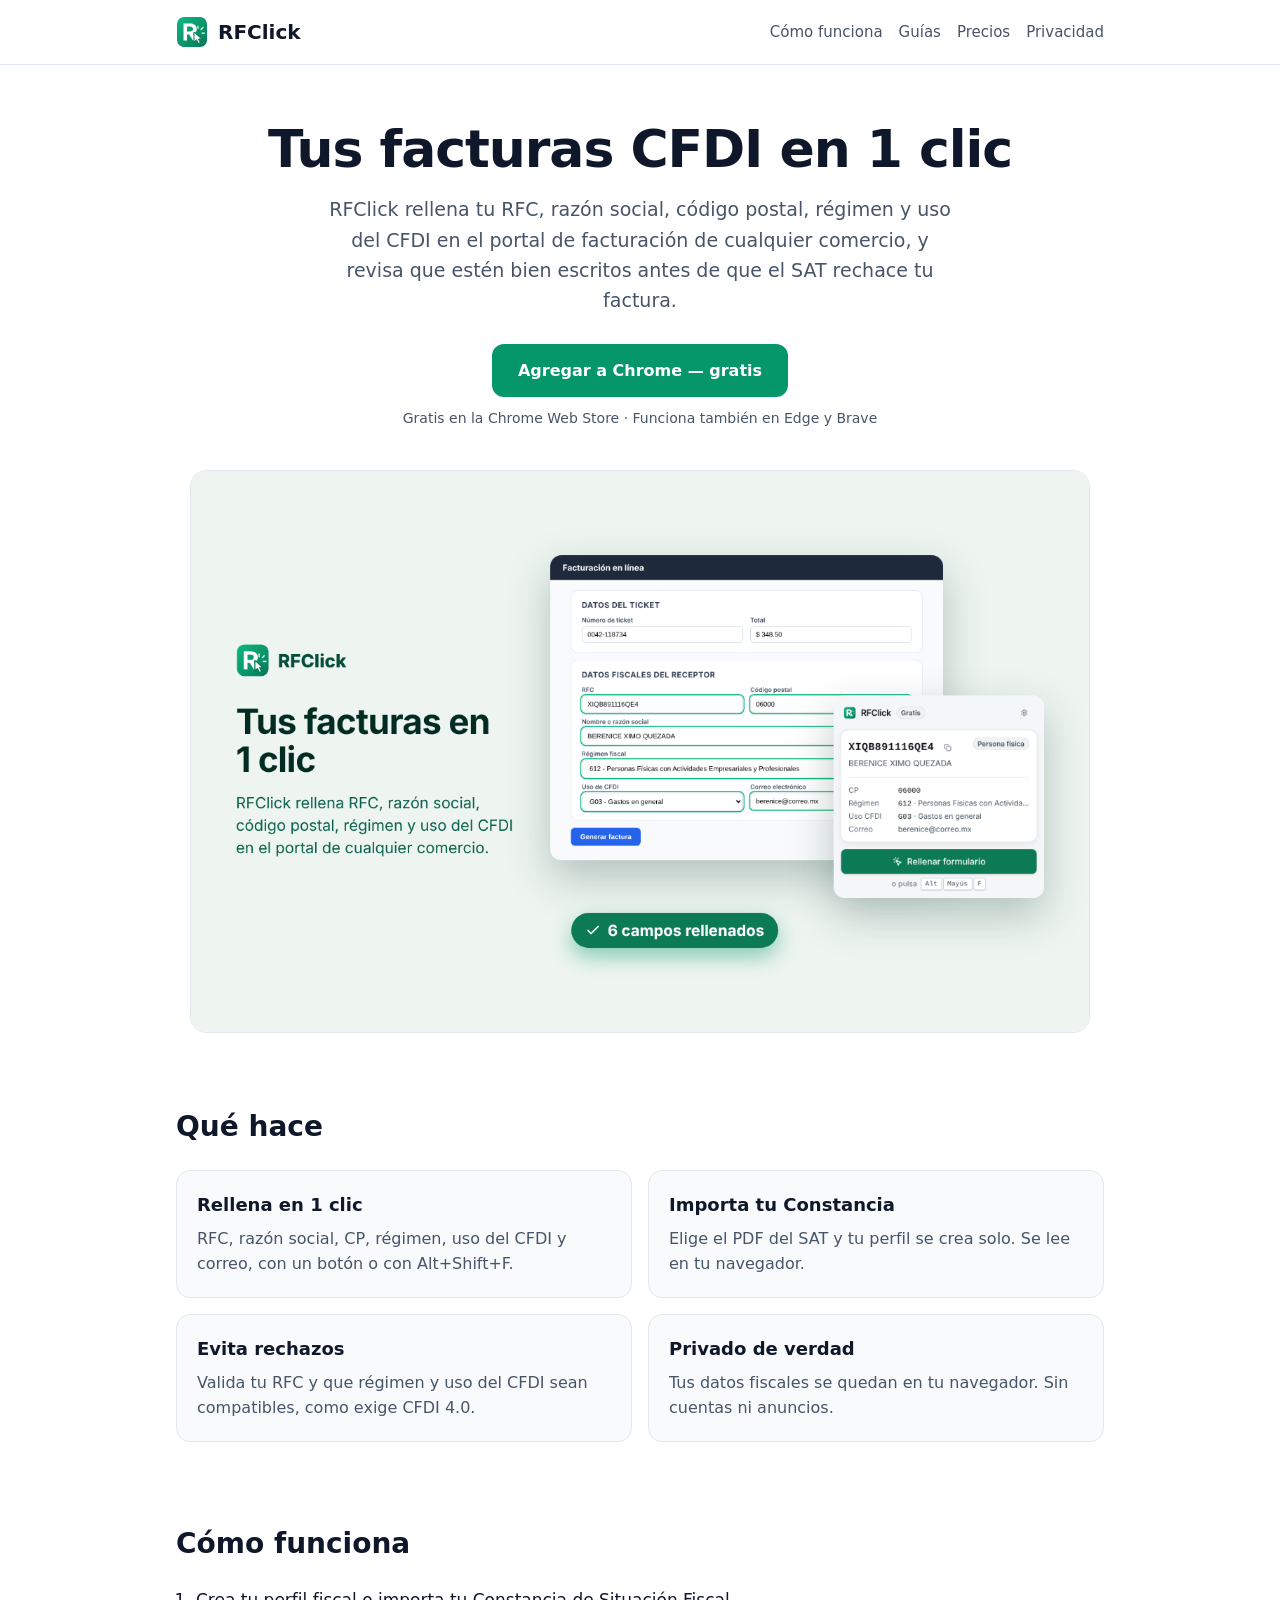
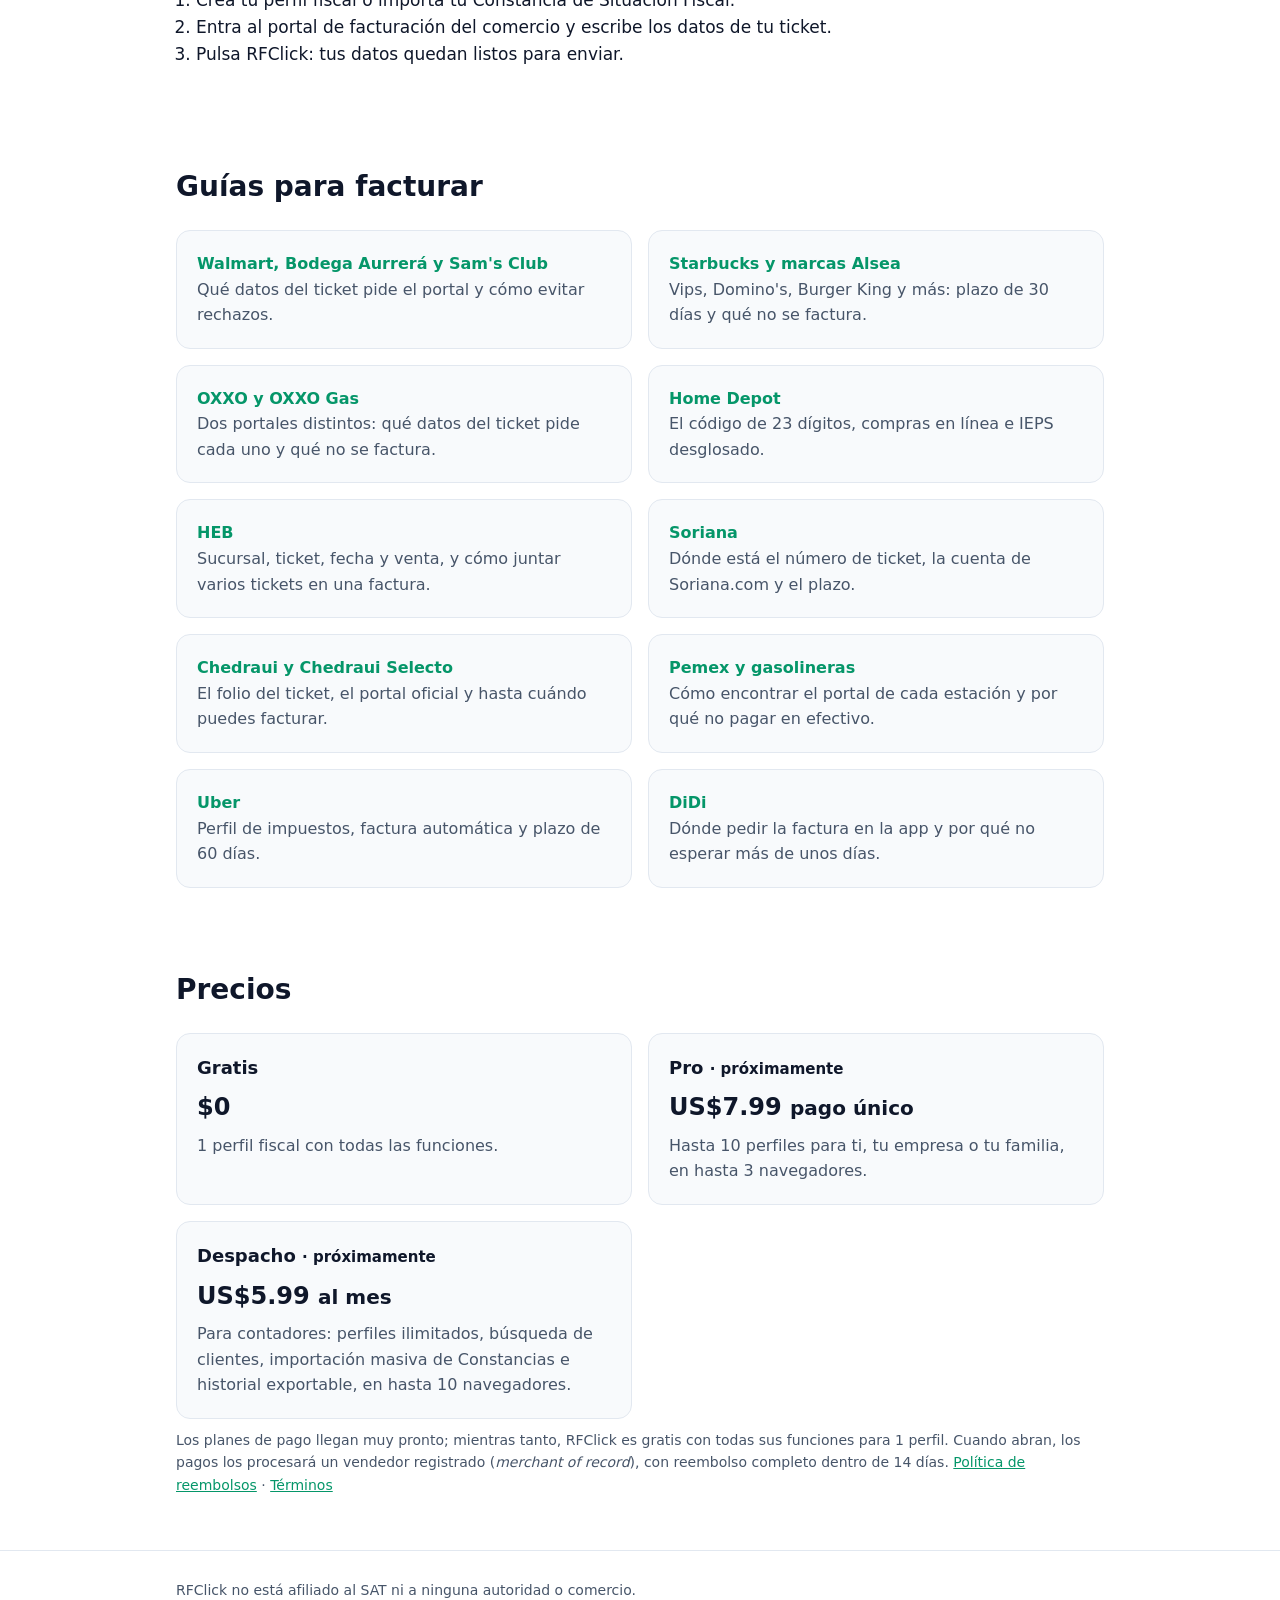
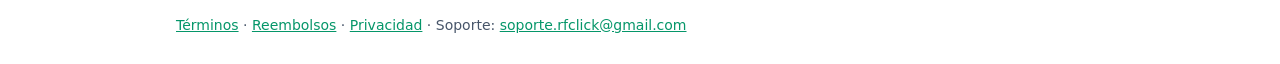
<file: index.html>
<!doctype html>
<html lang="es">
<head>
  <meta charset="utf-8">
  <meta name="viewport" content="width=device-width, initial-scale=1">
  <meta name="google-site-verification" content="fw6QO6agzK0HU65-C_-cntgE5qJfKwTiI4Im1Z3Kgg8">
  <meta name="google-site-verification" content="20xLlDbjpMiV_OwzNVL2_Nq7ePoPBomEgsbLSlx9EB4">
  <title>RFClick: autocompleta tus facturas CFDI en 1 clic</title>
  <meta name="description" content="Extensión para Chrome, Edge y Brave que rellena tu RFC, razón social, régimen y uso del CFDI en cualquier portal de facturación de México. Tus datos no salen de tu navegador.">
  <meta property="og:title" content="RFClick: tus facturas CFDI en 1 clic">
  <meta property="og:description" content="Rellena tus datos fiscales en cualquier portal de facturación de México. Tus datos no salen de tu navegador.">
  <meta property="og:image" content="https://angelomaiale.github.io/rfclick/img/og.png">
  <link rel="icon" href="img/favicon-32.png">
  <link rel="stylesheet" href="estilos.css">
</head>
<body>
  <header class="barra">
    <div class="contenedor">
      <a class="marca" href="./"><img src="img/icono.svg" alt="">RFClick</a>
      <nav><a href="#como">Cómo funciona</a><a href="#guias">Guías</a><a href="#precios">Precios</a><a href="privacidad.html">Privacidad</a></nav>
    </div>
  </header>

  <main>
    <div class="contenedor hero">
      <h1>Tus facturas CFDI en&nbsp;1&nbsp;clic</h1>
      <p>RFClick rellena tu RFC, razón social, código postal, régimen y uso del CFDI en el portal de facturación de cualquier comercio, y revisa que estén bien escritos antes de que el SAT rechace tu factura.</p>
      <a class="boton" href="https://chromewebstore.google.com/detail/gjjafhhjfgjnniikjbikakhfceembgin">Agregar a Chrome — gratis</a>
      <span class="nota">Gratis en la Chrome Web Store · Funciona también en Edge y Brave</span>
      <div class="captura"><img src="img/captura-es.png" alt="Portal de facturación con los datos fiscales rellenados por RFClick" width="1280" height="800"></div>
    </div>

    <section>
      <div class="contenedor">
        <h2>Qué hace</h2>
        <div class="rejilla">
          <div class="tarjeta"><h3>Rellena en 1 clic</h3><p>RFC, razón social, CP, régimen, uso del CFDI y correo, con un botón o con Alt+Shift+F.</p></div>
          <div class="tarjeta"><h3>Importa tu Constancia</h3><p>Elige el PDF del SAT y tu perfil se crea solo. Se lee en tu navegador.</p></div>
          <div class="tarjeta"><h3>Evita rechazos</h3><p>Valida tu RFC y que régimen y uso del CFDI sean compatibles, como exige CFDI 4.0.</p></div>
          <div class="tarjeta"><h3>Privado de verdad</h3><p>Tus datos fiscales se quedan en tu navegador. Sin cuentas ni anuncios.</p></div>
        </div>
      </div>
    </section>

    <section id="como">
      <div class="contenedor">
        <h2>Cómo funciona</h2>
        <ol class="pasos">
          <li>Crea tu perfil fiscal o importa tu Constancia de Situación Fiscal.</li>
          <li>Entra al portal de facturación del comercio y escribe los datos de tu ticket.</li>
          <li>Pulsa RFClick: tus datos quedan listos para enviar.</li>
        </ol>
      </div>
    </section>

    <section id="guias">
      <div class="contenedor">
        <h2>Guías para facturar</h2>
        <div class="rejilla lista-guias">
          <div class="tarjeta"><a href="facturar-walmart.html">Walmart, Bodega Aurrerá y Sam's Club</a><p>Qué datos del ticket pide el portal y cómo evitar rechazos.</p></div>
          <div class="tarjeta"><a href="facturar-starbucks.html">Starbucks y marcas Alsea</a><p>Vips, Domino's, Burger King y más: plazo de 30 días y qué no se factura.</p></div>
          <div class="tarjeta"><a href="facturar-oxxo.html">OXXO y OXXO Gas</a><p>Dos portales distintos: qué datos del ticket pide cada uno y qué no se factura.</p></div>
          <div class="tarjeta"><a href="facturar-home-depot.html">Home Depot</a><p>El código de 23 dígitos, compras en línea e IEPS desglosado.</p></div>
          <div class="tarjeta"><a href="facturar-heb.html">HEB</a><p>Sucursal, ticket, fecha y venta, y cómo juntar varios tickets en una factura.</p></div>
          <div class="tarjeta"><a href="facturar-soriana.html">Soriana</a><p>Dónde está el número de ticket, la cuenta de Soriana.com y el plazo.</p></div>
          <div class="tarjeta"><a href="facturar-chedraui.html">Chedraui y Chedraui Selecto</a><p>El folio del ticket, el portal oficial y hasta cuándo puedes facturar.</p></div>
          <div class="tarjeta"><a href="facturar-gasolina.html">Pemex y gasolineras</a><p>Cómo encontrar el portal de cada estación y por qué no pagar en efectivo.</p></div>
          <div class="tarjeta"><a href="facturar-uber.html">Uber</a><p>Perfil de impuestos, factura automática y plazo de 60 días.</p></div>
          <div class="tarjeta"><a href="facturar-didi.html">DiDi</a><p>Dónde pedir la factura en la app y por qué no esperar más de unos días.</p></div>
        </div>
      </div>
    </section>

    <section class="precios" id="precios">
      <div class="contenedor">
        <h2>Precios</h2>
        <div class="rejilla">
          <div class="tarjeta"><h3>Gratis</h3><strong>$0</strong><p>1 perfil fiscal con todas las funciones.</p></div>
          <div class="tarjeta"><h3>Pro <small>· próximamente</small></h3><strong>US$7.99 <small>pago único</small></strong><p>Hasta 10 perfiles para ti, tu empresa o tu familia, en hasta 3 navegadores.</p></div>
          <div class="tarjeta"><h3>Despacho <small>· próximamente</small></h3><strong>US$5.99 <small>al mes</small></strong><p>Para contadores: perfiles ilimitados, búsqueda de clientes, importación masiva de Constancias e historial exportable, en hasta 10 navegadores.</p></div>
        </div>
        <p class="nota">Los planes de pago llegan muy pronto; mientras tanto, RFClick es gratis con todas sus funciones para 1 perfil. Cuando abran, los pagos los procesará un vendedor registrado (<em>merchant of record</em>), con reembolso completo dentro de 14 días. <a href="reembolsos.html">Política de reembolsos</a> · <a href="terminos.html">Términos</a></p>
      </div>
    </section>
  </main>

  <footer>
    <div class="contenedor">
      <span>RFClick no está afiliado al SAT ni a ninguna autoridad o comercio.</span>
      <span><a href="terminos.html">Términos</a> · <a href="reembolsos.html">Reembolsos</a> · <a href="privacidad.html">Privacidad</a> · Soporte: <a href="mailto:soporte.rfclick@gmail.com">soporte.rfclick@gmail.com</a></span>
    </div>
  </footer>
</body>
</html>
</file>
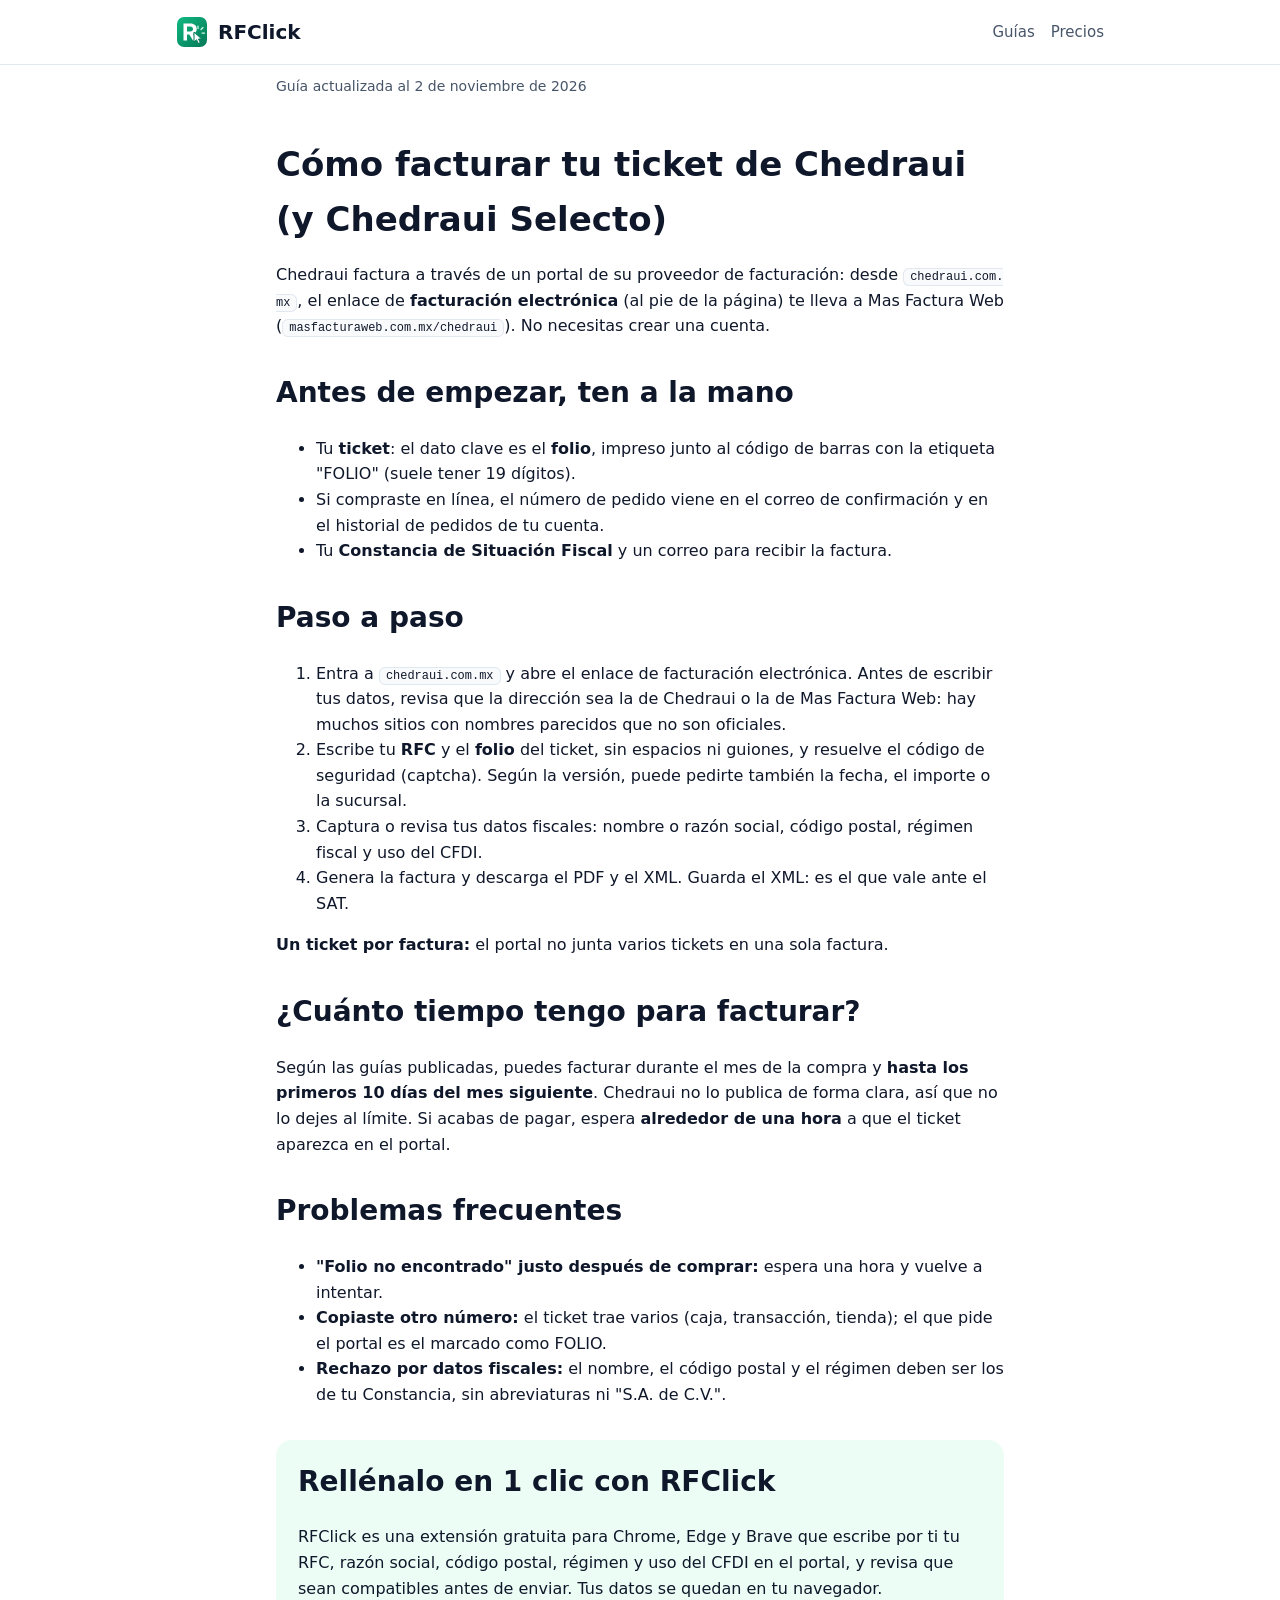
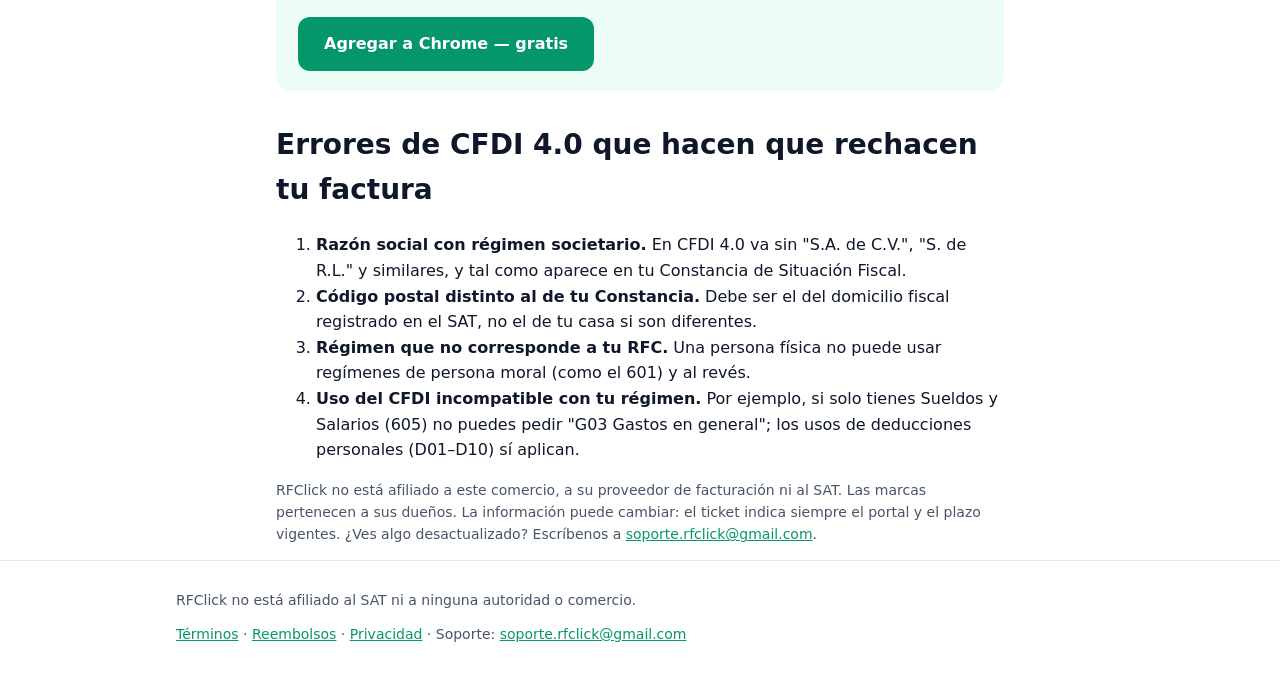
<file: facturar-chedraui.html>
<!doctype html>
<html lang="es">
<head>
  <meta charset="utf-8">
  <meta name="viewport" content="width=device-width, initial-scale=1">
  <title>Cómo facturar tu ticket de Chedraui (2026) · RFClick</title>
  <meta name="description" content="Paso a paso para facturar tus compras de Chedraui y Chedraui Selecto: el folio del ticket, el portal de facturación, el plazo y errores de CFDI 4.0.">
  <link rel="canonical" href="https://angelomaiale.github.io/rfclick/facturar-chedraui.html">
  <meta property="og:title" content="Cómo facturar tu ticket de Chedraui (2026) · RFClick">
  <meta property="og:description" content="Paso a paso para facturar tus compras de Chedraui y Chedraui Selecto: el folio del ticket, el portal de facturación, el plazo y errores de CFDI 4.0.">
  <meta property="og:image" content="https://angelomaiale.github.io/rfclick/img/og.png">
  <link rel="icon" href="img/favicon-32.png">
  <link rel="stylesheet" href="estilos.css">
  <script type="application/ld+json">{"@context": "https://schema.org", "@type": "HowTo", "name": "Cómo facturar tu ticket de Chedraui", "description": "Paso a paso para facturar tus compras de Chedraui y Chedraui Selecto: el folio del ticket, el portal de facturación, el plazo y errores de CFDI 4.0.", "step": [{"@type": "HowToStep", "position": 1, "name": "Entra al portal de facturación desde chedraui.com.mx"}, {"@type": "HowToStep", "position": 2, "name": "Escribe tu RFC y el folio del ticket y resuelve el captcha"}, {"@type": "HowToStep", "position": 3, "name": "Captura razón social, código postal, régimen y uso del CFDI"}, {"@type": "HowToStep", "position": 4, "name": "Genera la factura en PDF y XML"}]}</script>
</head>
<body>
  <header class="barra">
    <div class="contenedor">
      <a class="marca" href="./"><img src="img/icono.svg" alt="">RFClick</a>
      <nav><a href="./#guias">Guías</a><a href="./#precios">Precios</a></nav>
    </div>
  </header>

  <main class="contenedor legal guia">
    <p class="nota">Guía actualizada al 2 de noviembre de 2026</p>
    <h1>Cómo facturar tu ticket de Chedraui (y Chedraui Selecto)</h1>
    <p>Chedraui factura a través de un portal de su proveedor de facturación: desde <code>chedraui.com.mx</code>,
    el enlace de <strong>facturación electrónica</strong> (al pie de la página) te lleva a Mas Factura Web
    (<code>masfacturaweb.com.mx/chedraui</code>). No necesitas crear una cuenta.</p>

    <h2>Antes de empezar, ten a la mano</h2>
    <ul>
      <li>Tu <strong>ticket</strong>: el dato clave es el <strong>folio</strong>, impreso junto al código de barras
        con la etiqueta "FOLIO" (suele tener 19 dígitos).</li>
      <li>Si compraste en línea, el número de pedido viene en el correo de confirmación y en el historial de
        pedidos de tu cuenta.</li>
      <li>Tu <strong>Constancia de Situación Fiscal</strong> y un correo para recibir la factura.</li>
    </ul>

    <h2>Paso a paso</h2>
    <ol>
      <li>Entra a <code>chedraui.com.mx</code> y abre el enlace de facturación electrónica. Antes de escribir tus
        datos, revisa que la dirección sea la de Chedraui o la de Mas Factura Web: hay muchos sitios con nombres
        parecidos que no son oficiales.</li>
      <li>Escribe tu <strong>RFC</strong> y el <strong>folio</strong> del ticket, sin espacios ni guiones, y
        resuelve el código de seguridad (captcha). Según la versión, puede pedirte también la fecha, el importe o
        la sucursal.</li>
      <li>Captura o revisa tus datos fiscales: nombre o razón social, código postal, régimen fiscal y uso del
        CFDI.</li>
      <li>Genera la factura y descarga el PDF y el XML. Guarda el XML: es el que vale ante el SAT.</li>
    </ol>
    <p><strong>Un ticket por factura:</strong> el portal no junta varios tickets en una sola factura.</p>

    <h2>¿Cuánto tiempo tengo para facturar?</h2>
    <p>Según las guías publicadas, puedes facturar durante el mes de la compra y <strong>hasta los primeros
    10 días del mes siguiente</strong>. Chedraui no lo publica de forma clara, así que no lo dejes al límite.
    Si acabas de pagar, espera <strong>alrededor de una hora</strong> a que el ticket aparezca en el portal.</p>

    <h2>Problemas frecuentes</h2>
    <ul>
      <li><strong>"Folio no encontrado" justo después de comprar:</strong> espera una hora y vuelve a intentar.</li>
      <li><strong>Copiaste otro número:</strong> el ticket trae varios (caja, transacción, tienda); el que pide el
        portal es el marcado como FOLIO.</li>
      <li><strong>Rechazo por datos fiscales:</strong> el nombre, el código postal y el régimen deben ser los de tu
        Constancia, sin abreviaturas ni "S.A. de C.V.".</li>
    </ul>

    <aside class="cta">
      <h2>Rellénalo en 1 clic con RFClick</h2>
      <p>RFClick es una extensión gratuita para Chrome, Edge y Brave que escribe por ti tu RFC, razón social,
      código postal, régimen y uso del CFDI en el portal, y revisa que sean compatibles antes de enviar.
      Tus datos se quedan en tu navegador.</p>
      <a class="boton" href="https://chromewebstore.google.com/detail/gjjafhhjfgjnniikjbikakhfceembgin">Agregar a Chrome — gratis</a>
    </aside>

    <h2>Errores de CFDI 4.0 que hacen que rechacen tu factura</h2>
    <ol>
      <li><strong>Razón social con régimen societario.</strong> En CFDI 4.0 va sin "S.A. de C.V.", "S. de R.L." y
        similares, y tal como aparece en tu Constancia de Situación Fiscal.</li>
      <li><strong>Código postal distinto al de tu Constancia.</strong> Debe ser el del domicilio fiscal registrado
        en el SAT, no el de tu casa si son diferentes.</li>
      <li><strong>Régimen que no corresponde a tu RFC.</strong> Una persona física no puede usar regímenes de
        persona moral (como el 601) y al revés.</li>
      <li><strong>Uso del CFDI incompatible con tu régimen.</strong> Por ejemplo, si solo tienes Sueldos y
        Salarios (605) no puedes pedir "G03 Gastos en general"; los usos de deducciones personales (D01–D10)
        sí aplican.</li>
    </ol>

    <p class="nota">RFClick no está afiliado a este comercio, a su proveedor de facturación ni al SAT. Las marcas
    pertenecen a sus dueños. La información puede cambiar: el ticket indica siempre el portal y el plazo
    vigentes. ¿Ves algo desactualizado? Escríbenos a <a href="mailto:soporte.rfclick@gmail.com">soporte.rfclick@gmail.com</a>.</p>
  </main>

  <footer>
    <div class="contenedor">
      <span>RFClick no está afiliado al SAT ni a ninguna autoridad o comercio.</span>
      <span><a href="terminos.html">Términos</a> · <a href="reembolsos.html">Reembolsos</a> · <a href="privacidad.html">Privacidad</a> · Soporte: <a href="mailto:soporte.rfclick@gmail.com">soporte.rfclick@gmail.com</a></span>
    </div>
  </footer>
</body>
</html>
</file>
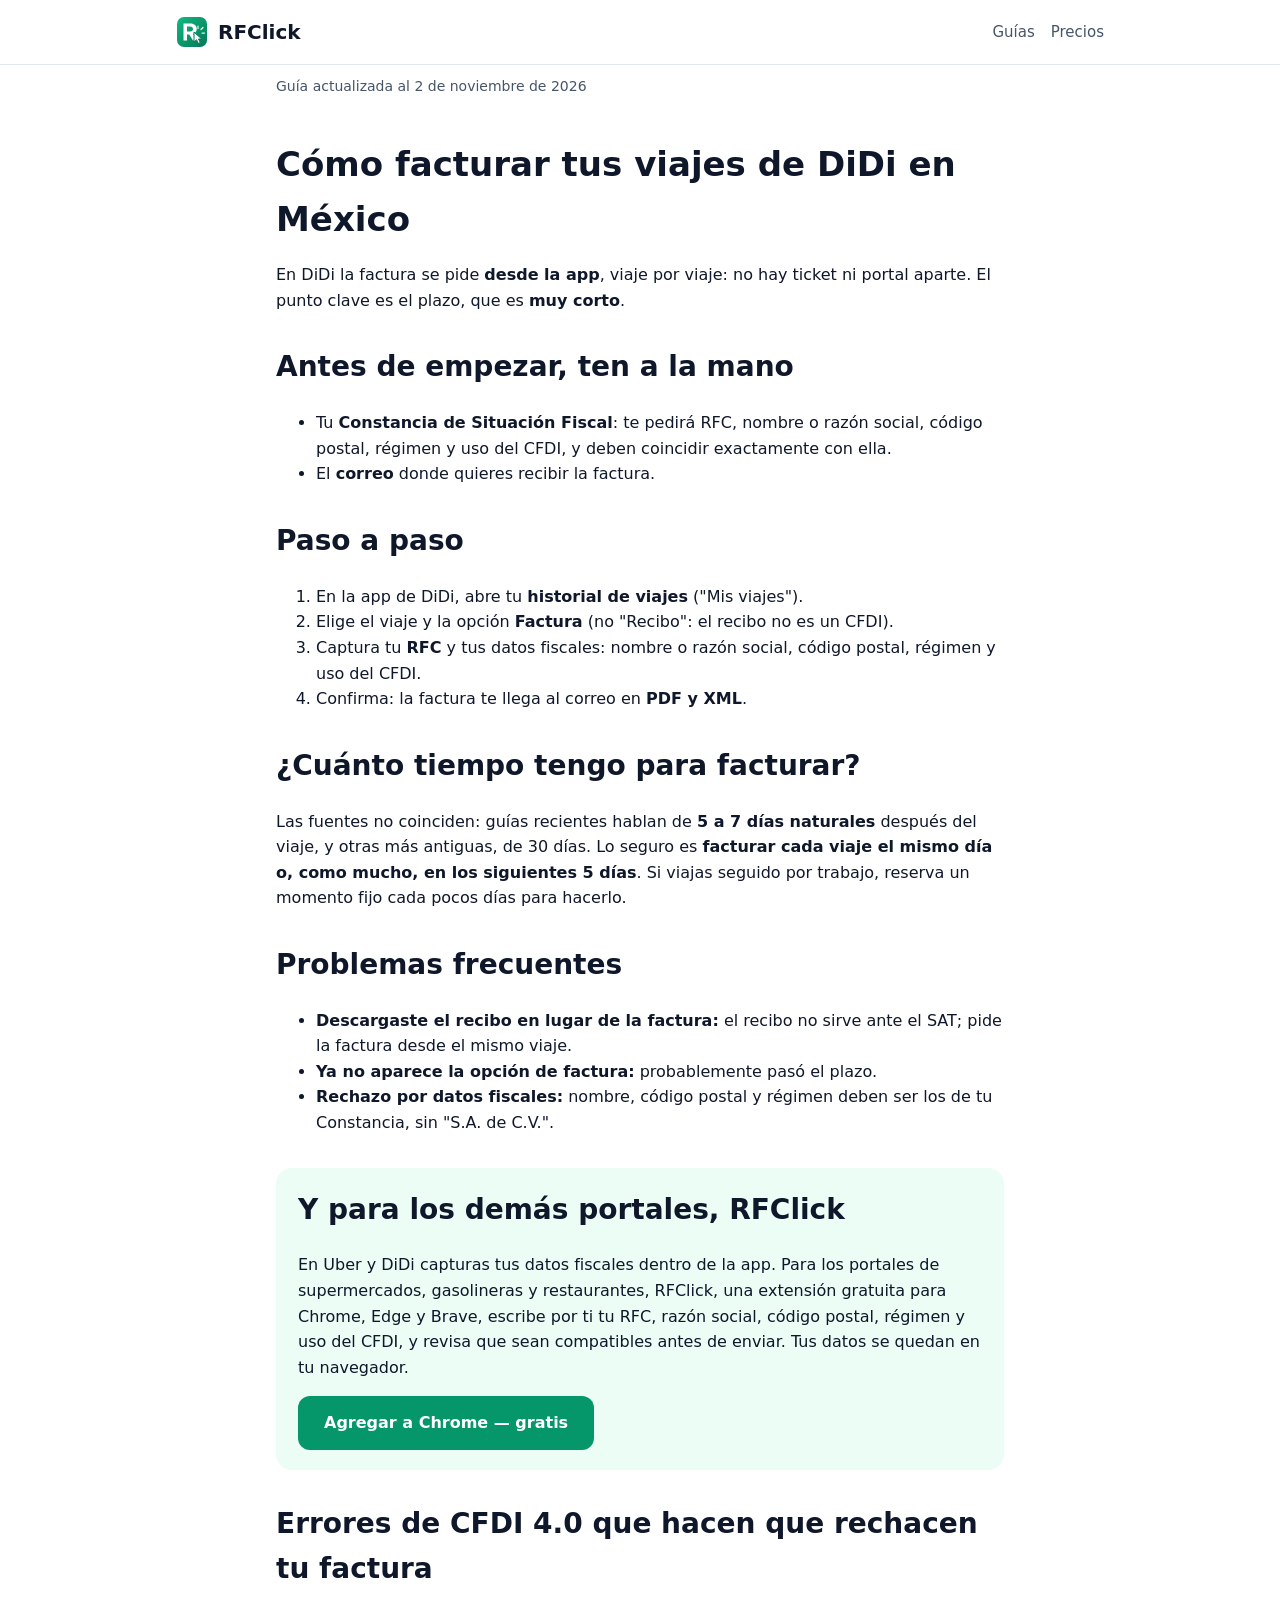
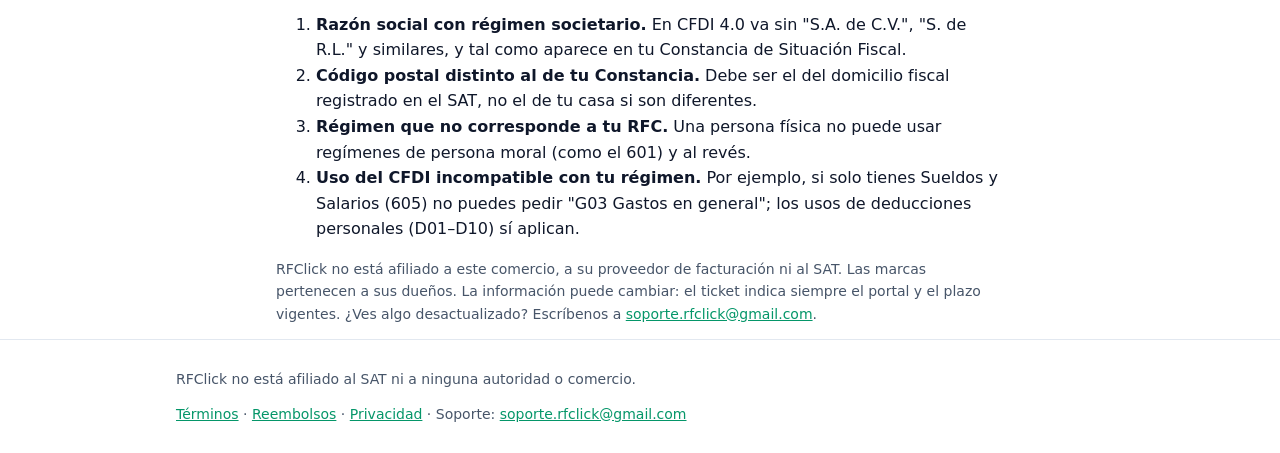
<file: facturar-didi.html>
<!doctype html>
<html lang="es">
<head>
  <meta charset="utf-8">
  <meta name="viewport" content="width=device-width, initial-scale=1">
  <title>Cómo facturar tus viajes de DiDi en México (2026) · RFClick</title>
  <meta name="description" content="Paso a paso para facturar tus viajes de DiDi desde la app: dónde está la opción de factura, qué datos fiscales pide, un plazo muy corto y errores de CFDI 4.0.">
  <link rel="canonical" href="https://angelomaiale.github.io/rfclick/facturar-didi.html">
  <meta property="og:title" content="Cómo facturar tus viajes de DiDi en México (2026) · RFClick">
  <meta property="og:description" content="Paso a paso para facturar tus viajes de DiDi desde la app: dónde está la opción de factura, qué datos fiscales pide, un plazo muy corto y errores de CFDI 4.0.">
  <meta property="og:image" content="https://angelomaiale.github.io/rfclick/img/og.png">
  <link rel="icon" href="img/favicon-32.png">
  <link rel="stylesheet" href="estilos.css">
  <script type="application/ld+json">{"@context": "https://schema.org", "@type": "HowTo", "name": "Cómo facturar tus viajes de DiDi en México", "description": "Paso a paso para facturar tus viajes de DiDi desde la app: dónde está la opción de factura, qué datos fiscales pide, un plazo muy corto y errores de CFDI 4.0.", "step": [{"@type": "HowToStep", "position": 1, "name": "Abre tu historial de viajes en la app de DiDi"}, {"@type": "HowToStep", "position": 2, "name": "Elige el viaje y la opción Factura"}, {"@type": "HowToStep", "position": 3, "name": "Captura RFC, razón social, código postal, régimen y uso del CFDI"}, {"@type": "HowToStep", "position": 4, "name": "Recibe la factura en PDF y XML en tu correo"}]}</script>
</head>
<body>
  <header class="barra">
    <div class="contenedor">
      <a class="marca" href="./"><img src="img/icono.svg" alt="">RFClick</a>
      <nav><a href="./#guias">Guías</a><a href="./#precios">Precios</a></nav>
    </div>
  </header>

  <main class="contenedor legal guia">
    <p class="nota">Guía actualizada al 2 de noviembre de 2026</p>
    <h1>Cómo facturar tus viajes de DiDi en México</h1>
    <p>En DiDi la factura se pide <strong>desde la app</strong>, viaje por viaje: no hay ticket ni portal aparte.
    El punto clave es el plazo, que es <strong>muy corto</strong>.</p>

    <h2>Antes de empezar, ten a la mano</h2>
    <ul>
      <li>Tu <strong>Constancia de Situación Fiscal</strong>: te pedirá RFC, nombre o razón social, código postal,
        régimen y uso del CFDI, y deben coincidir exactamente con ella.</li>
      <li>El <strong>correo</strong> donde quieres recibir la factura.</li>
    </ul>

    <h2>Paso a paso</h2>
    <ol>
      <li>En la app de DiDi, abre tu <strong>historial de viajes</strong> ("Mis viajes").</li>
      <li>Elige el viaje y la opción <strong>Factura</strong> (no "Recibo": el recibo no es un CFDI).</li>
      <li>Captura tu <strong>RFC</strong> y tus datos fiscales: nombre o razón social, código postal, régimen y uso
        del CFDI.</li>
      <li>Confirma: la factura te llega al correo en <strong>PDF y XML</strong>.</li>
    </ol>

    <h2>¿Cuánto tiempo tengo para facturar?</h2>
    <p>Las fuentes no coinciden: guías recientes hablan de <strong>5 a 7 días naturales</strong> después del viaje,
    y otras más antiguas, de 30 días. Lo seguro es <strong>facturar cada viaje el mismo día o, como mucho, en los
    siguientes 5 días</strong>. Si viajas seguido por trabajo, reserva un momento fijo cada pocos días para
    hacerlo.</p>

    <h2>Problemas frecuentes</h2>
    <ul>
      <li><strong>Descargaste el recibo en lugar de la factura:</strong> el recibo no sirve ante el SAT; pide la
        factura desde el mismo viaje.</li>
      <li><strong>Ya no aparece la opción de factura:</strong> probablemente pasó el plazo.</li>
      <li><strong>Rechazo por datos fiscales:</strong> nombre, código postal y régimen deben ser los de tu Constancia,
        sin "S.A. de C.V.".</li>
    </ul>

    <aside class="cta">
      <h2>Y para los demás portales, RFClick</h2>
      <p>En Uber y DiDi capturas tus datos fiscales dentro de la app. Para los portales de supermercados,
      gasolineras y restaurantes, RFClick, una extensión gratuita para Chrome, Edge y Brave, escribe por ti tu
      RFC, razón social, código postal, régimen y uso del CFDI, y revisa que sean compatibles antes de enviar.
      Tus datos se quedan en tu navegador.</p>
      <a class="boton" href="https://chromewebstore.google.com/detail/gjjafhhjfgjnniikjbikakhfceembgin">Agregar a Chrome — gratis</a>
    </aside>

    <h2>Errores de CFDI 4.0 que hacen que rechacen tu factura</h2>
    <ol>
      <li><strong>Razón social con régimen societario.</strong> En CFDI 4.0 va sin "S.A. de C.V.", "S. de R.L." y
        similares, y tal como aparece en tu Constancia de Situación Fiscal.</li>
      <li><strong>Código postal distinto al de tu Constancia.</strong> Debe ser el del domicilio fiscal registrado
        en el SAT, no el de tu casa si son diferentes.</li>
      <li><strong>Régimen que no corresponde a tu RFC.</strong> Una persona física no puede usar regímenes de
        persona moral (como el 601) y al revés.</li>
      <li><strong>Uso del CFDI incompatible con tu régimen.</strong> Por ejemplo, si solo tienes Sueldos y
        Salarios (605) no puedes pedir "G03 Gastos en general"; los usos de deducciones personales (D01–D10)
        sí aplican.</li>
    </ol>

    <p class="nota">RFClick no está afiliado a este comercio, a su proveedor de facturación ni al SAT. Las marcas
    pertenecen a sus dueños. La información puede cambiar: el ticket indica siempre el portal y el plazo
    vigentes. ¿Ves algo desactualizado? Escríbenos a <a href="mailto:soporte.rfclick@gmail.com">soporte.rfclick@gmail.com</a>.</p>
  </main>

  <footer>
    <div class="contenedor">
      <span>RFClick no está afiliado al SAT ni a ninguna autoridad o comercio.</span>
      <span><a href="terminos.html">Términos</a> · <a href="reembolsos.html">Reembolsos</a> · <a href="privacidad.html">Privacidad</a> · Soporte: <a href="mailto:soporte.rfclick@gmail.com">soporte.rfclick@gmail.com</a></span>
    </div>
  </footer>
</body>
</html>
</file>
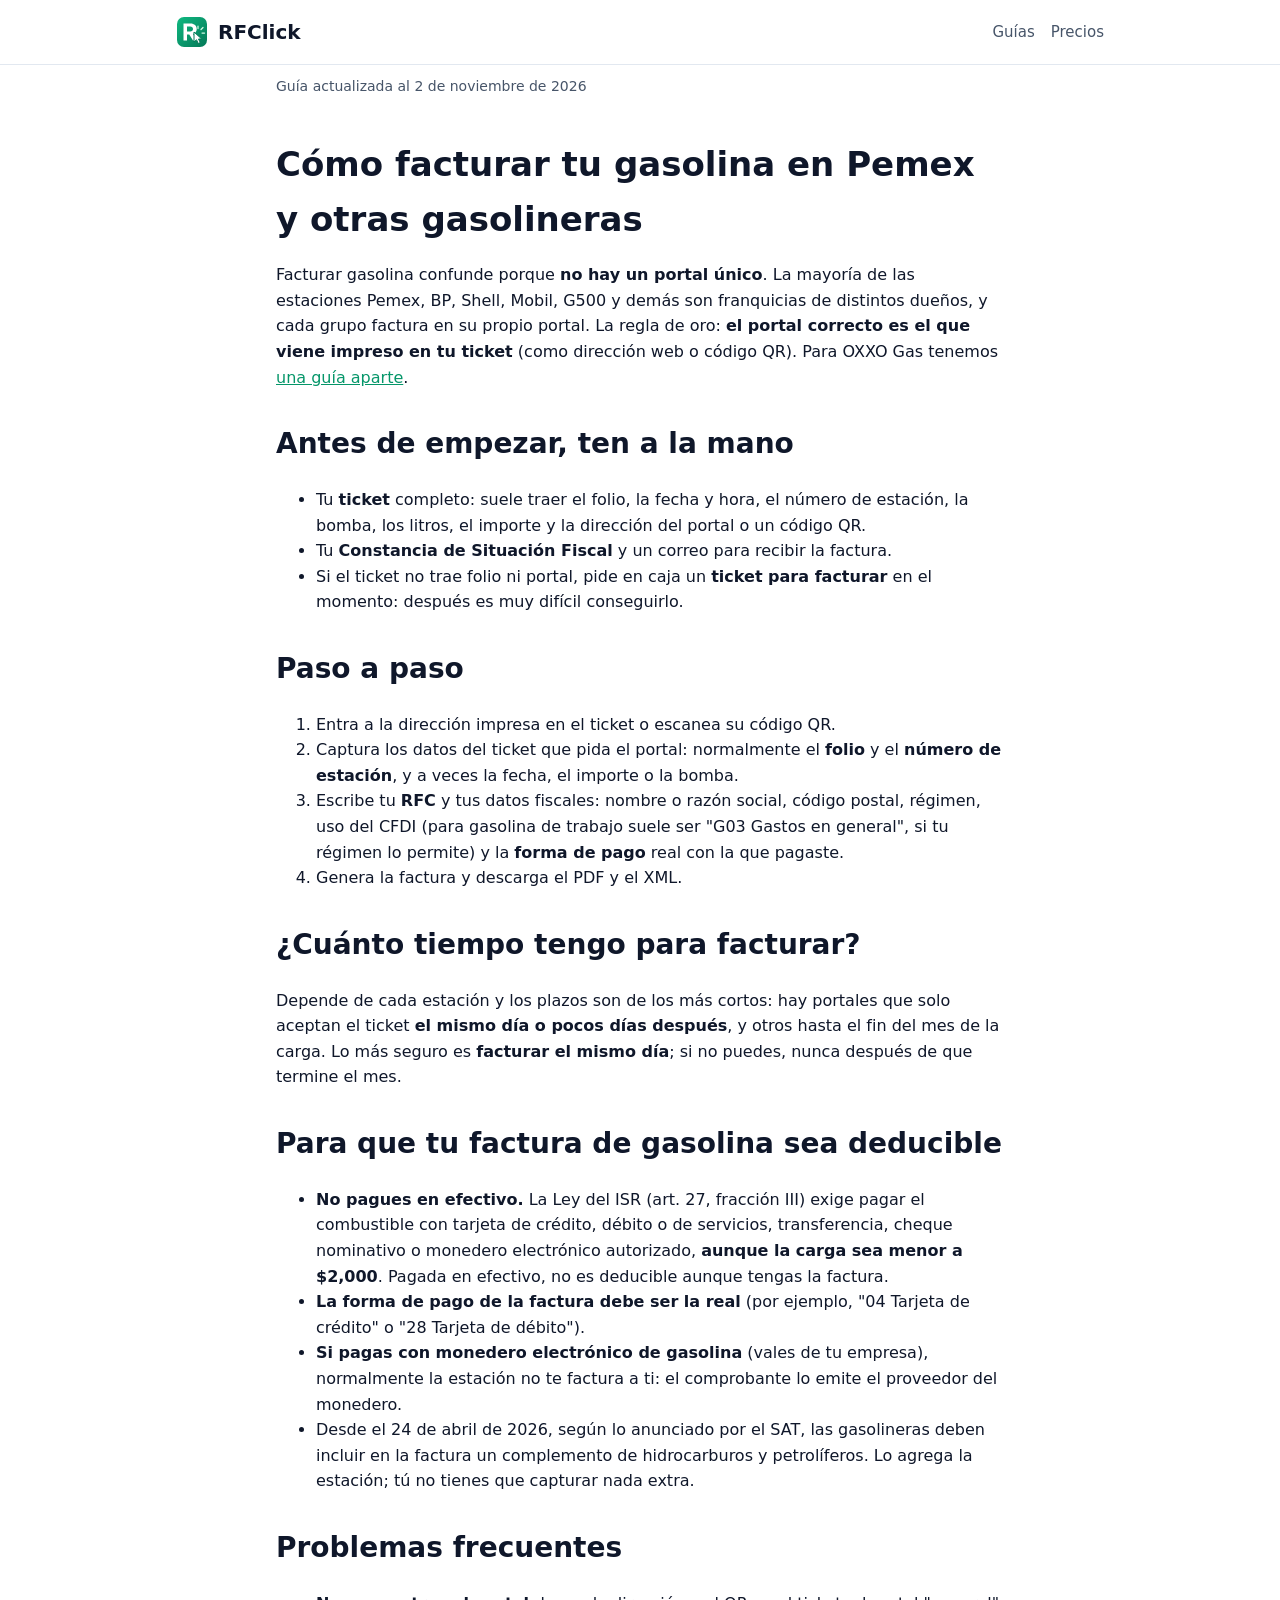
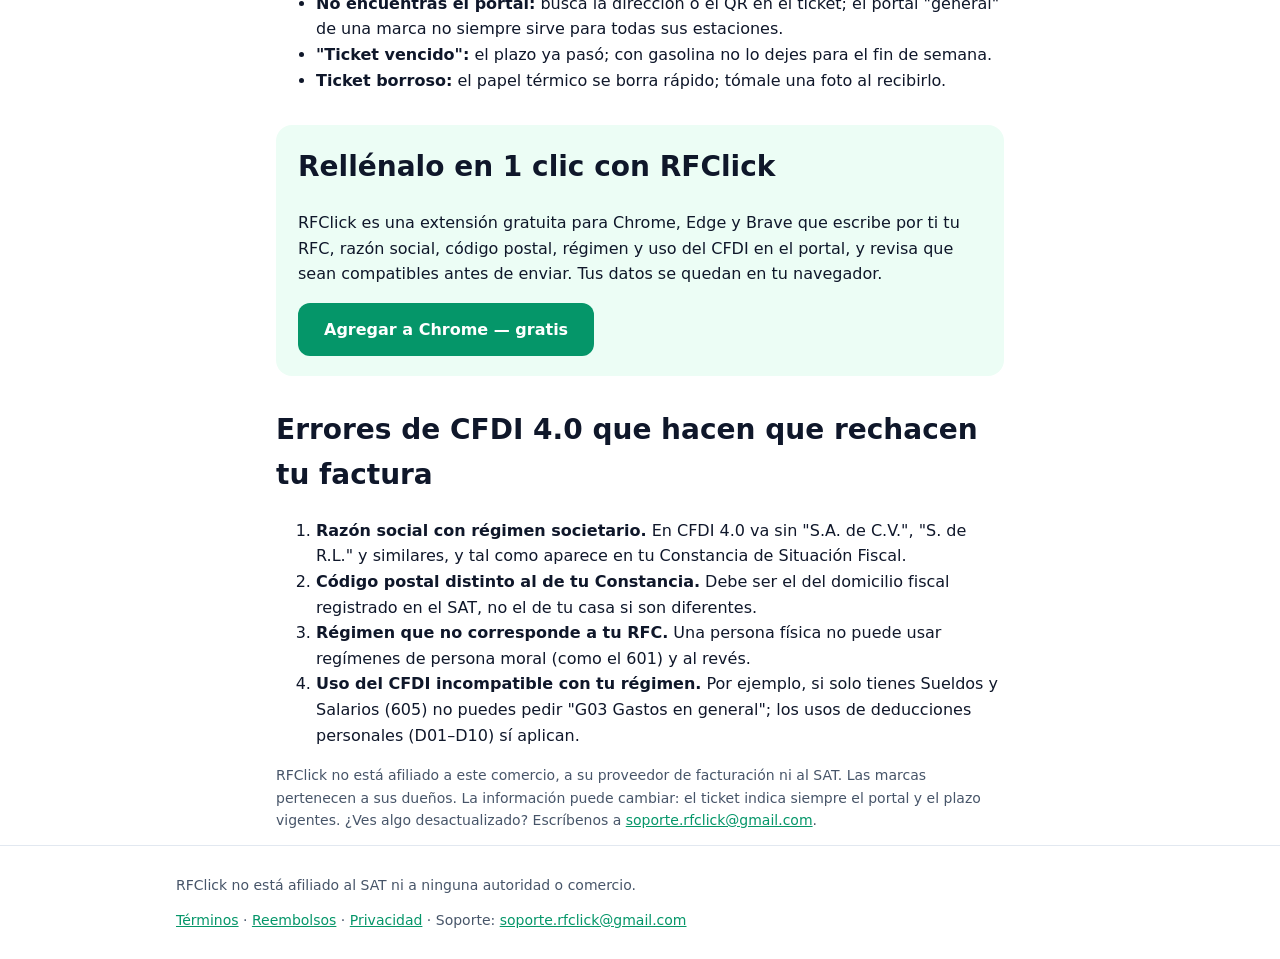
<file: facturar-gasolina.html>
<!doctype html>
<html lang="es">
<head>
  <meta charset="utf-8">
  <meta name="viewport" content="width=device-width, initial-scale=1">
  <title>Cómo facturar tu gasolina en Pemex y otras gasolineras (2026) · RFClick</title>
  <meta name="description" content="Paso a paso para facturar tu carga de gasolina en Pemex, BP, Shell, Mobil y demás: dónde está el portal de cada estación, qué datos del ticket piden, plazos y por qué no pagar en efectivo.">
  <link rel="canonical" href="https://angelomaiale.github.io/rfclick/facturar-gasolina.html">
  <meta property="og:title" content="Cómo facturar tu gasolina en Pemex y otras gasolineras (2026) · RFClick">
  <meta property="og:description" content="Paso a paso para facturar tu carga de gasolina en Pemex, BP, Shell, Mobil y demás: dónde está el portal de cada estación, qué datos del ticket piden, plazos y por qué no pagar en efectivo.">
  <meta property="og:image" content="https://angelomaiale.github.io/rfclick/img/og.png">
  <link rel="icon" href="img/favicon-32.png">
  <link rel="stylesheet" href="estilos.css">
  <script type="application/ld+json">{"@context": "https://schema.org", "@type": "HowTo", "name": "Cómo facturar tu gasolina en Pemex y otras gasolineras", "description": "Paso a paso para facturar tu carga de gasolina en Pemex, BP, Shell, Mobil y demás: dónde está el portal de cada estación, qué datos del ticket piden, plazos y por qué no pagar en efectivo.", "step": [{"@type": "HowToStep", "position": 1, "name": "Entra al portal impreso en el ticket o escanea su código QR"}, {"@type": "HowToStep", "position": 2, "name": "Captura el folio, el número de estación y los demás datos del ticket"}, {"@type": "HowToStep", "position": 3, "name": "Escribe tu RFC, datos fiscales, uso del CFDI y la forma de pago real"}, {"@type": "HowToStep", "position": 4, "name": "Genera la factura en PDF y XML"}]}</script>
</head>
<body>
  <header class="barra">
    <div class="contenedor">
      <a class="marca" href="./"><img src="img/icono.svg" alt="">RFClick</a>
      <nav><a href="./#guias">Guías</a><a href="./#precios">Precios</a></nav>
    </div>
  </header>

  <main class="contenedor legal guia">
    <p class="nota">Guía actualizada al 2 de noviembre de 2026</p>
    <h1>Cómo facturar tu gasolina en Pemex y otras gasolineras</h1>
    <p>Facturar gasolina confunde porque <strong>no hay un portal único</strong>. La mayoría de las estaciones
    Pemex, BP, Shell, Mobil, G500 y demás son franquicias de distintos dueños, y cada grupo factura en su propio
    portal. La regla de oro: <strong>el portal correcto es el que viene impreso en tu ticket</strong> (como
    dirección web o código QR). Para OXXO Gas tenemos <a href="facturar-oxxo.html">una guía aparte</a>.</p>

    <h2>Antes de empezar, ten a la mano</h2>
    <ul>
      <li>Tu <strong>ticket</strong> completo: suele traer el folio, la fecha y hora, el número de estación, la
        bomba, los litros, el importe y la dirección del portal o un código QR.</li>
      <li>Tu <strong>Constancia de Situación Fiscal</strong> y un correo para recibir la factura.</li>
      <li>Si el ticket no trae folio ni portal, pide en caja un <strong>ticket para facturar</strong> en el
        momento: después es muy difícil conseguirlo.</li>
    </ul>

    <h2>Paso a paso</h2>
    <ol>
      <li>Entra a la dirección impresa en el ticket o escanea su código QR.</li>
      <li>Captura los datos del ticket que pida el portal: normalmente el <strong>folio</strong> y el
        <strong>número de estación</strong>, y a veces la fecha, el importe o la bomba.</li>
      <li>Escribe tu <strong>RFC</strong> y tus datos fiscales: nombre o razón social, código postal, régimen,
        uso del CFDI (para gasolina de trabajo suele ser "G03 Gastos en general", si tu régimen lo permite) y
        la <strong>forma de pago</strong> real con la que pagaste.</li>
      <li>Genera la factura y descarga el PDF y el XML.</li>
    </ol>

    <h2>¿Cuánto tiempo tengo para facturar?</h2>
    <p>Depende de cada estación y los plazos son de los más cortos: hay portales que solo aceptan el ticket
    <strong>el mismo día o pocos días después</strong>, y otros hasta el fin del mes de la carga. Lo más seguro
    es <strong>facturar el mismo día</strong>; si no puedes, nunca después de que termine el mes.</p>

    <h2>Para que tu factura de gasolina sea deducible</h2>
    <ul>
      <li><strong>No pagues en efectivo.</strong> La Ley del ISR (art. 27, fracción III) exige pagar el combustible
        con tarjeta de crédito, débito o de servicios, transferencia, cheque nominativo o monedero electrónico
        autorizado, <strong>aunque la carga sea menor a $2,000</strong>. Pagada en efectivo, no es deducible
        aunque tengas la factura.</li>
      <li><strong>La forma de pago de la factura debe ser la real</strong> (por ejemplo, "04 Tarjeta de crédito" o
        "28 Tarjeta de débito").</li>
      <li><strong>Si pagas con monedero electrónico de gasolina</strong> (vales de tu empresa), normalmente la
        estación no te factura a ti: el comprobante lo emite el proveedor del monedero.</li>
      <li>Desde el 24 de abril de 2026, según lo anunciado por el SAT, las gasolineras deben incluir en la factura un complemento de hidrocarburos y petrolíferos.
        Lo agrega la estación; tú no tienes que capturar nada extra.</li>
    </ul>

    <h2>Problemas frecuentes</h2>
    <ul>
      <li><strong>No encuentras el portal:</strong> busca la dirección o el QR en el ticket; el portal "general" de
        una marca no siempre sirve para todas sus estaciones.</li>
      <li><strong>"Ticket vencido":</strong> el plazo ya pasó; con gasolina no lo dejes para el fin de semana.</li>
      <li><strong>Ticket borroso:</strong> el papel térmico se borra rápido; tómale una foto al recibirlo.</li>
    </ul>

    <aside class="cta">
      <h2>Rellénalo en 1 clic con RFClick</h2>
      <p>RFClick es una extensión gratuita para Chrome, Edge y Brave que escribe por ti tu RFC, razón social,
      código postal, régimen y uso del CFDI en el portal, y revisa que sean compatibles antes de enviar.
      Tus datos se quedan en tu navegador.</p>
      <a class="boton" href="https://chromewebstore.google.com/detail/gjjafhhjfgjnniikjbikakhfceembgin">Agregar a Chrome — gratis</a>
    </aside>

    <h2>Errores de CFDI 4.0 que hacen que rechacen tu factura</h2>
    <ol>
      <li><strong>Razón social con régimen societario.</strong> En CFDI 4.0 va sin "S.A. de C.V.", "S. de R.L." y
        similares, y tal como aparece en tu Constancia de Situación Fiscal.</li>
      <li><strong>Código postal distinto al de tu Constancia.</strong> Debe ser el del domicilio fiscal registrado
        en el SAT, no el de tu casa si son diferentes.</li>
      <li><strong>Régimen que no corresponde a tu RFC.</strong> Una persona física no puede usar regímenes de
        persona moral (como el 601) y al revés.</li>
      <li><strong>Uso del CFDI incompatible con tu régimen.</strong> Por ejemplo, si solo tienes Sueldos y
        Salarios (605) no puedes pedir "G03 Gastos en general"; los usos de deducciones personales (D01–D10)
        sí aplican.</li>
    </ol>

    <p class="nota">RFClick no está afiliado a este comercio, a su proveedor de facturación ni al SAT. Las marcas
    pertenecen a sus dueños. La información puede cambiar: el ticket indica siempre el portal y el plazo
    vigentes. ¿Ves algo desactualizado? Escríbenos a <a href="mailto:soporte.rfclick@gmail.com">soporte.rfclick@gmail.com</a>.</p>
  </main>

  <footer>
    <div class="contenedor">
      <span>RFClick no está afiliado al SAT ni a ninguna autoridad o comercio.</span>
      <span><a href="terminos.html">Términos</a> · <a href="reembolsos.html">Reembolsos</a> · <a href="privacidad.html">Privacidad</a> · Soporte: <a href="mailto:soporte.rfclick@gmail.com">soporte.rfclick@gmail.com</a></span>
    </div>
  </footer>
</body>
</html>
</file>
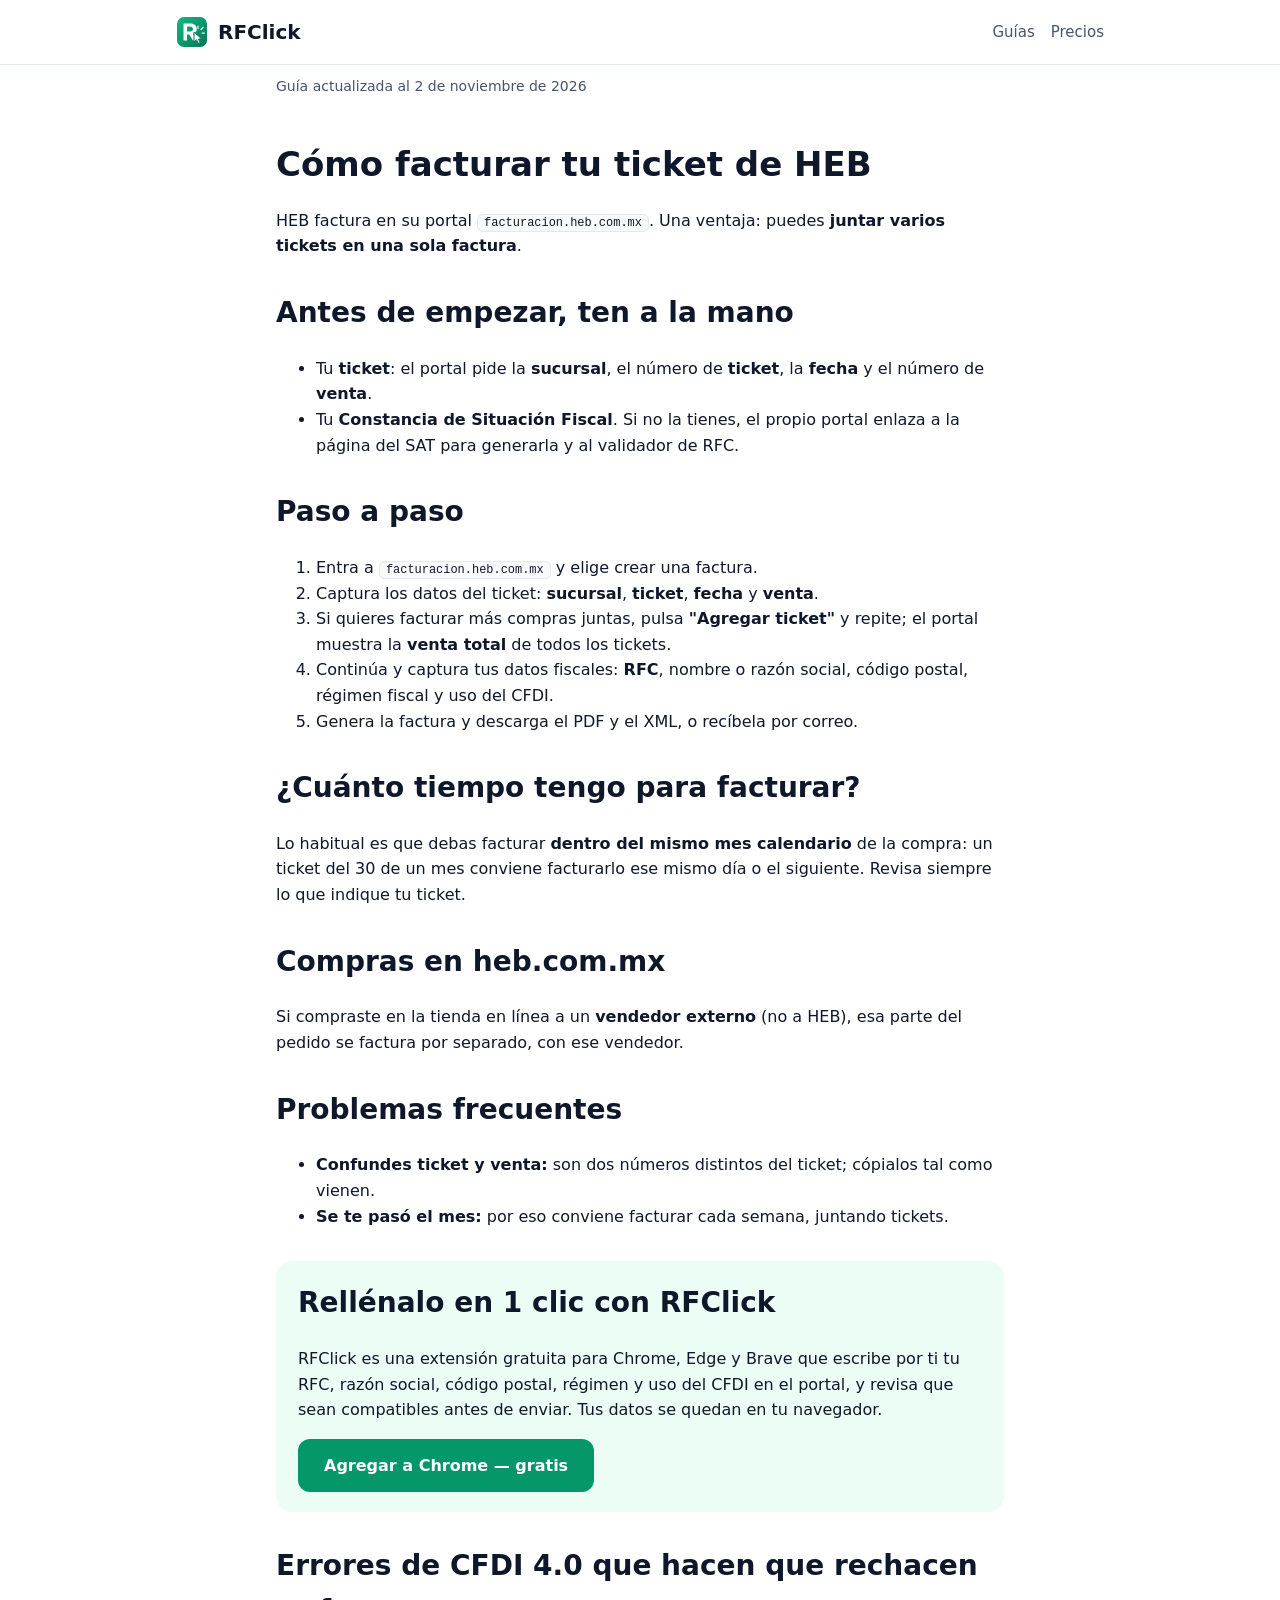
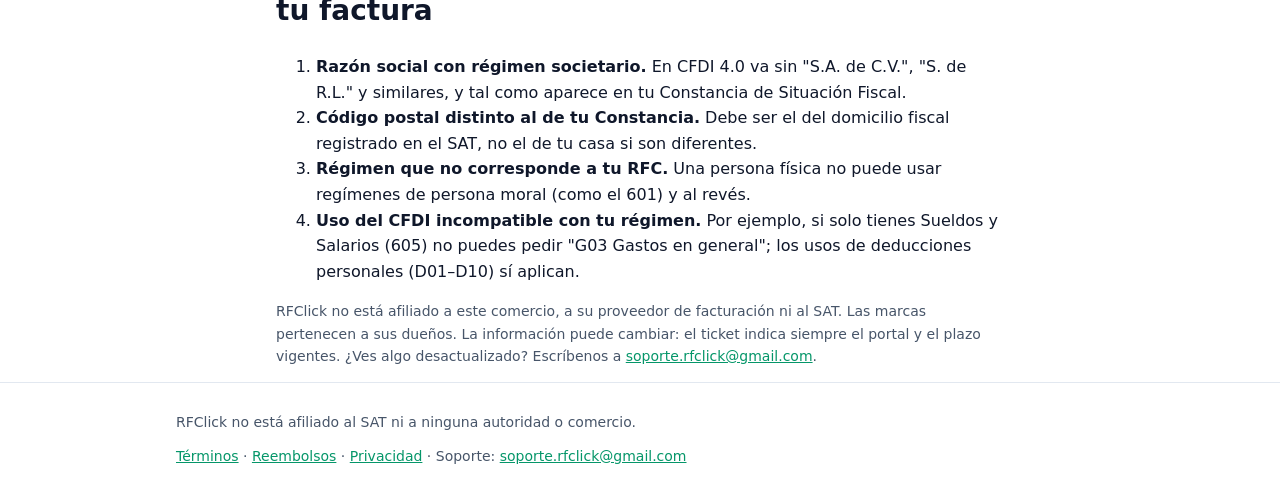
<file: facturar-heb.html>
<!doctype html>
<html lang="es">
<head>
  <meta charset="utf-8">
  <meta name="viewport" content="width=device-width, initial-scale=1">
  <title>Cómo facturar tu ticket de HEB México (2026) · RFClick</title>
  <meta name="description" content="Paso a paso para facturar tus compras de HEB: sucursal, ticket, fecha y venta, cómo juntar varios tickets en una factura, plazo y errores de CFDI 4.0.">
  <link rel="canonical" href="https://angelomaiale.github.io/rfclick/facturar-heb.html">
  <meta property="og:title" content="Cómo facturar tu ticket de HEB México (2026) · RFClick">
  <meta property="og:description" content="Paso a paso para facturar tus compras de HEB: sucursal, ticket, fecha y venta, cómo juntar varios tickets en una factura, plazo y errores de CFDI 4.0.">
  <meta property="og:image" content="https://angelomaiale.github.io/rfclick/img/og.png">
  <link rel="icon" href="img/favicon-32.png">
  <link rel="stylesheet" href="estilos.css">
  <script type="application/ld+json">{"@context": "https://schema.org", "@type": "HowTo", "name": "Cómo facturar tu ticket de HEB", "description": "Paso a paso para facturar tus compras de HEB: sucursal, ticket, fecha y venta, cómo juntar varios tickets en una factura, plazo y errores de CFDI 4.0.", "step": [{"@type": "HowToStep", "position": 1, "name": "Entra al portal de facturación de HEB"}, {"@type": "HowToStep", "position": 2, "name": "Captura sucursal, ticket, fecha y venta"}, {"@type": "HowToStep", "position": 3, "name": "Agrega más tickets si quieres una sola factura"}, {"@type": "HowToStep", "position": 4, "name": "Captura RFC, razón social, código postal, régimen y uso del CFDI"}, {"@type": "HowToStep", "position": 5, "name": "Genera la factura en PDF y XML"}]}</script>
</head>
<body>
  <header class="barra">
    <div class="contenedor">
      <a class="marca" href="./"><img src="img/icono.svg" alt="">RFClick</a>
      <nav><a href="./#guias">Guías</a><a href="./#precios">Precios</a></nav>
    </div>
  </header>

  <main class="contenedor legal guia">
    <p class="nota">Guía actualizada al 2 de noviembre de 2026</p>
    <h1>Cómo facturar tu ticket de HEB</h1>
    <p>HEB factura en su portal <code>facturacion.heb.com.mx</code>. Una ventaja: puedes <strong>juntar varios
    tickets en una sola factura</strong>.</p>

    <h2>Antes de empezar, ten a la mano</h2>
    <ul>
      <li>Tu <strong>ticket</strong>: el portal pide la <strong>sucursal</strong>, el número de
        <strong>ticket</strong>, la <strong>fecha</strong> y el número de <strong>venta</strong>.</li>
      <li>Tu <strong>Constancia de Situación Fiscal</strong>. Si no la tienes, el propio portal enlaza a la página
        del SAT para generarla y al validador de RFC.</li>
    </ul>

    <h2>Paso a paso</h2>
    <ol>
      <li>Entra a <code>facturacion.heb.com.mx</code> y elige crear una factura.</li>
      <li>Captura los datos del ticket: <strong>sucursal</strong>, <strong>ticket</strong>, <strong>fecha</strong>
        y <strong>venta</strong>.</li>
      <li>Si quieres facturar más compras juntas, pulsa <strong>"Agregar ticket"</strong> y repite; el portal
        muestra la <strong>venta total</strong> de todos los tickets.</li>
      <li>Continúa y captura tus datos fiscales: <strong>RFC</strong>, nombre o razón social, código postal,
        régimen fiscal y uso del CFDI.</li>
      <li>Genera la factura y descarga el PDF y el XML, o recíbela por correo.</li>
    </ol>

    <h2>¿Cuánto tiempo tengo para facturar?</h2>
    <p>Lo habitual es que debas facturar <strong>dentro del mismo mes calendario</strong> de la compra: un ticket
    del 30 de un mes conviene facturarlo ese mismo día o el siguiente. Revisa siempre lo que indique tu ticket.</p>

    <h2>Compras en heb.com.mx</h2>
    <p>Si compraste en la tienda en línea a un <strong>vendedor externo</strong> (no a HEB), esa parte del pedido
    se factura por separado, con ese vendedor.</p>

    <h2>Problemas frecuentes</h2>
    <ul>
      <li><strong>Confundes ticket y venta:</strong> son dos números distintos del ticket; cópialos tal como vienen.</li>
      <li><strong>Se te pasó el mes:</strong> por eso conviene facturar cada semana, juntando tickets.</li>
    </ul>

    <aside class="cta">
      <h2>Rellénalo en 1 clic con RFClick</h2>
      <p>RFClick es una extensión gratuita para Chrome, Edge y Brave que escribe por ti tu RFC, razón social,
      código postal, régimen y uso del CFDI en el portal, y revisa que sean compatibles antes de enviar.
      Tus datos se quedan en tu navegador.</p>
      <a class="boton" href="https://chromewebstore.google.com/detail/gjjafhhjfgjnniikjbikakhfceembgin">Agregar a Chrome — gratis</a>
    </aside>

    <h2>Errores de CFDI 4.0 que hacen que rechacen tu factura</h2>
    <ol>
      <li><strong>Razón social con régimen societario.</strong> En CFDI 4.0 va sin "S.A. de C.V.", "S. de R.L." y
        similares, y tal como aparece en tu Constancia de Situación Fiscal.</li>
      <li><strong>Código postal distinto al de tu Constancia.</strong> Debe ser el del domicilio fiscal registrado
        en el SAT, no el de tu casa si son diferentes.</li>
      <li><strong>Régimen que no corresponde a tu RFC.</strong> Una persona física no puede usar regímenes de
        persona moral (como el 601) y al revés.</li>
      <li><strong>Uso del CFDI incompatible con tu régimen.</strong> Por ejemplo, si solo tienes Sueldos y
        Salarios (605) no puedes pedir "G03 Gastos en general"; los usos de deducciones personales (D01–D10)
        sí aplican.</li>
    </ol>

    <p class="nota">RFClick no está afiliado a este comercio, a su proveedor de facturación ni al SAT. Las marcas
    pertenecen a sus dueños. La información puede cambiar: el ticket indica siempre el portal y el plazo
    vigentes. ¿Ves algo desactualizado? Escríbenos a <a href="mailto:soporte.rfclick@gmail.com">soporte.rfclick@gmail.com</a>.</p>
  </main>

  <footer>
    <div class="contenedor">
      <span>RFClick no está afiliado al SAT ni a ninguna autoridad o comercio.</span>
      <span><a href="terminos.html">Términos</a> · <a href="reembolsos.html">Reembolsos</a> · <a href="privacidad.html">Privacidad</a> · Soporte: <a href="mailto:soporte.rfclick@gmail.com">soporte.rfclick@gmail.com</a></span>
    </div>
  </footer>
</body>
</html>
</file>
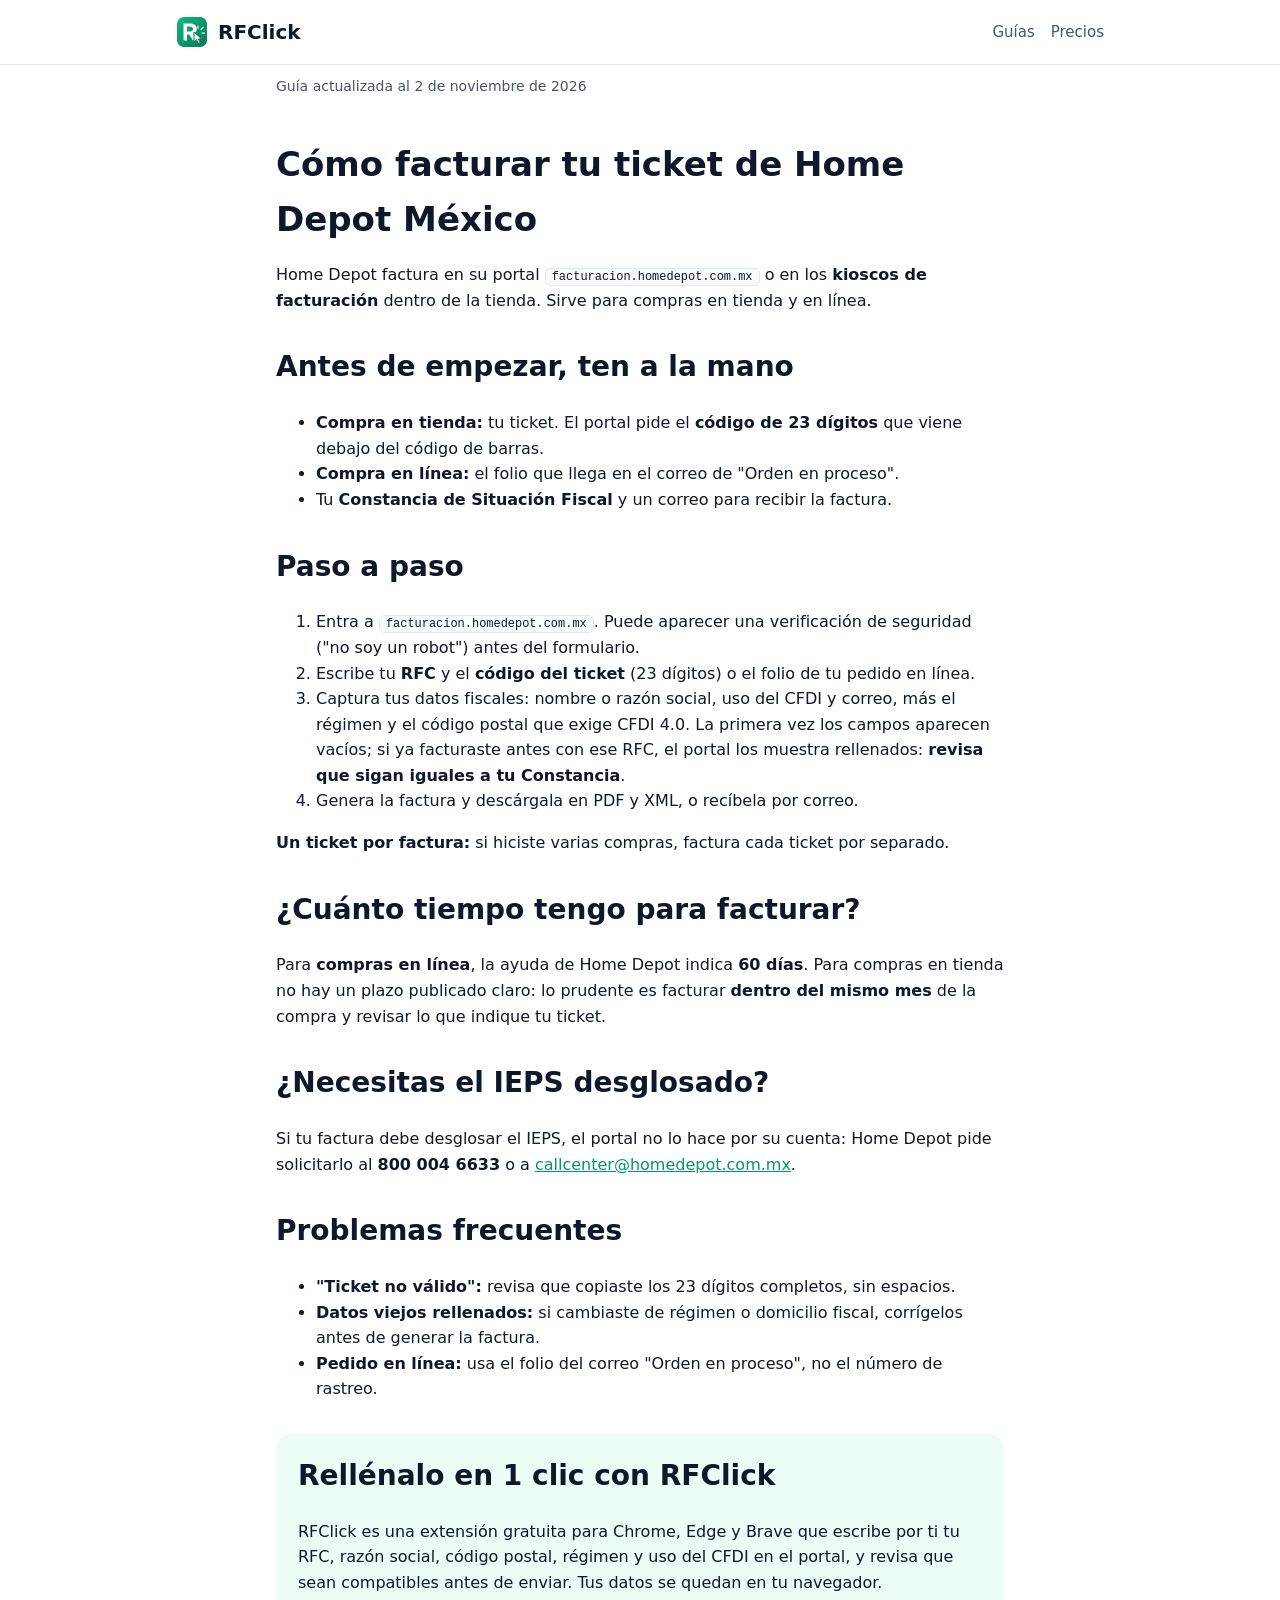
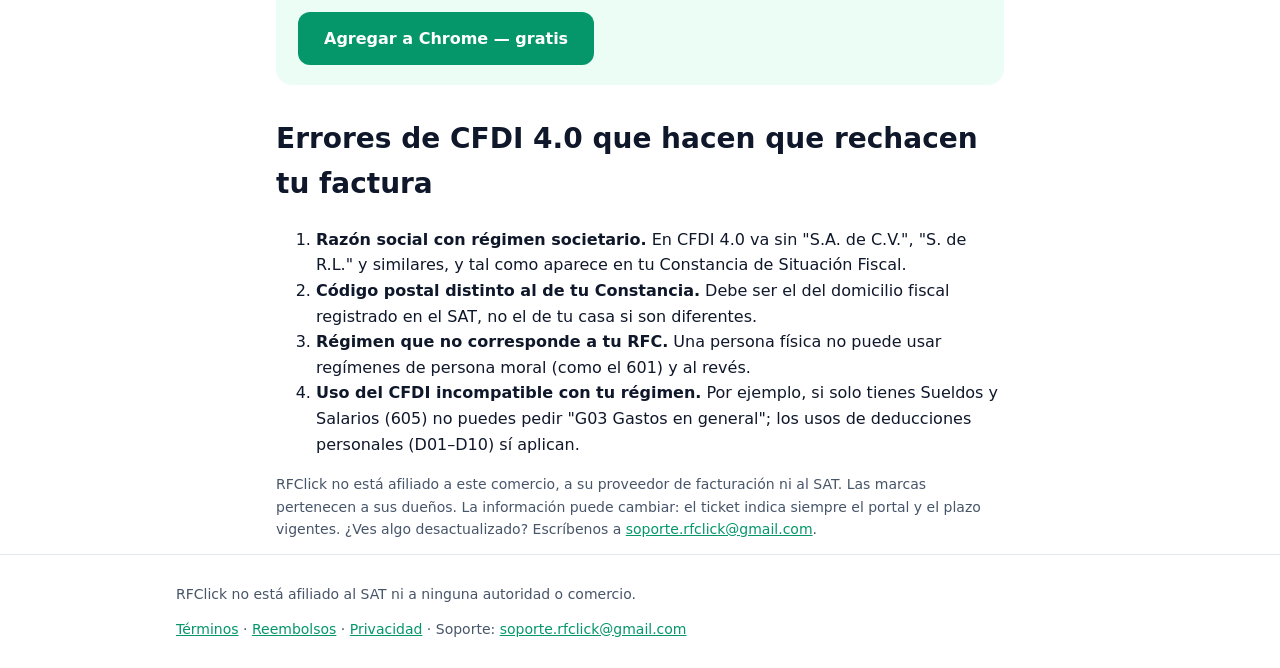
<file: facturar-home-depot.html>
<!doctype html>
<html lang="es">
<head>
  <meta charset="utf-8">
  <meta name="viewport" content="width=device-width, initial-scale=1">
  <title>Cómo facturar tu ticket de Home Depot México (2026) · RFClick</title>
  <meta name="description" content="Paso a paso para facturar tus compras de Home Depot en tienda o en línea: el código de 23 dígitos del ticket, plazos, IEPS desglosado y errores de CFDI 4.0.">
  <link rel="canonical" href="https://angelomaiale.github.io/rfclick/facturar-home-depot.html">
  <meta property="og:title" content="Cómo facturar tu ticket de Home Depot México (2026) · RFClick">
  <meta property="og:description" content="Paso a paso para facturar tus compras de Home Depot en tienda o en línea: el código de 23 dígitos del ticket, plazos, IEPS desglosado y errores de CFDI 4.0.">
  <meta property="og:image" content="https://angelomaiale.github.io/rfclick/img/og.png">
  <link rel="icon" href="img/favicon-32.png">
  <link rel="stylesheet" href="estilos.css">
  <script type="application/ld+json">{"@context": "https://schema.org", "@type": "HowTo", "name": "Cómo facturar tu ticket de Home Depot México", "description": "Paso a paso para facturar tus compras de Home Depot en tienda o en línea: el código de 23 dígitos del ticket, plazos, IEPS desglosado y errores de CFDI 4.0.", "step": [{"@type": "HowToStep", "position": 1, "name": "Entra al portal de facturación de Home Depot"}, {"@type": "HowToStep", "position": 2, "name": "Escribe tu RFC y el código de 23 dígitos del ticket (o el folio del pedido en línea)"}, {"@type": "HowToStep", "position": 3, "name": "Captura o revisa razón social, régimen, código postal, uso del CFDI y correo"}, {"@type": "HowToStep", "position": 4, "name": "Genera la factura en PDF y XML"}]}</script>
</head>
<body>
  <header class="barra">
    <div class="contenedor">
      <a class="marca" href="./"><img src="img/icono.svg" alt="">RFClick</a>
      <nav><a href="./#guias">Guías</a><a href="./#precios">Precios</a></nav>
    </div>
  </header>

  <main class="contenedor legal guia">
    <p class="nota">Guía actualizada al 2 de noviembre de 2026</p>
    <h1>Cómo facturar tu ticket de Home Depot México</h1>
    <p>Home Depot factura en su portal <code>facturacion.homedepot.com.mx</code> o en los <strong>kioscos de
    facturación</strong> dentro de la tienda. Sirve para compras en tienda y en línea.</p>

    <h2>Antes de empezar, ten a la mano</h2>
    <ul>
      <li><strong>Compra en tienda:</strong> tu ticket. El portal pide el <strong>código de 23 dígitos</strong> que
        viene debajo del código de barras.</li>
      <li><strong>Compra en línea:</strong> el folio que llega en el correo de "Orden en proceso".</li>
      <li>Tu <strong>Constancia de Situación Fiscal</strong> y un correo para recibir la factura.</li>
    </ul>

    <h2>Paso a paso</h2>
    <ol>
      <li>Entra a <code>facturacion.homedepot.com.mx</code>. Puede aparecer una verificación de seguridad
        ("no soy un robot") antes del formulario.</li>
      <li>Escribe tu <strong>RFC</strong> y el <strong>código del ticket</strong> (23 dígitos) o el folio de tu
        pedido en línea.</li>
      <li>Captura tus datos fiscales: nombre o razón social, uso del CFDI y correo, más el régimen y el código
        postal que exige CFDI 4.0. La primera vez los campos aparecen vacíos; si ya facturaste antes con ese
        RFC, el portal los muestra rellenados: <strong>revisa que sigan iguales a tu Constancia</strong>.</li>
      <li>Genera la factura y descárgala en PDF y XML, o recíbela por correo.</li>
    </ol>
    <p><strong>Un ticket por factura:</strong> si hiciste varias compras, factura cada ticket por separado.</p>

    <h2>¿Cuánto tiempo tengo para facturar?</h2>
    <p>Para <strong>compras en línea</strong>, la ayuda de Home Depot indica <strong>60 días</strong>. Para compras
    en tienda no hay un plazo publicado claro: lo prudente es facturar <strong>dentro del mismo mes</strong> de
    la compra y revisar lo que indique tu ticket.</p>

    <h2>¿Necesitas el IEPS desglosado?</h2>
    <p>Si tu factura debe desglosar el IEPS, el portal no lo hace por su cuenta: Home Depot pide solicitarlo al
    <strong>800 004 6633</strong> o a <a href="mailto:callcenter@homedepot.com.mx">callcenter@homedepot.com.mx</a>.</p>

    <h2>Problemas frecuentes</h2>
    <ul>
      <li><strong>"Ticket no válido":</strong> revisa que copiaste los 23 dígitos completos, sin espacios.</li>
      <li><strong>Datos viejos rellenados:</strong> si cambiaste de régimen o domicilio fiscal, corrígelos antes de
        generar la factura.</li>
      <li><strong>Pedido en línea:</strong> usa el folio del correo "Orden en proceso", no el número de rastreo.</li>
    </ul>

    <aside class="cta">
      <h2>Rellénalo en 1 clic con RFClick</h2>
      <p>RFClick es una extensión gratuita para Chrome, Edge y Brave que escribe por ti tu RFC, razón social,
      código postal, régimen y uso del CFDI en el portal, y revisa que sean compatibles antes de enviar.
      Tus datos se quedan en tu navegador.</p>
      <a class="boton" href="https://chromewebstore.google.com/detail/gjjafhhjfgjnniikjbikakhfceembgin">Agregar a Chrome — gratis</a>
    </aside>

    <h2>Errores de CFDI 4.0 que hacen que rechacen tu factura</h2>
    <ol>
      <li><strong>Razón social con régimen societario.</strong> En CFDI 4.0 va sin "S.A. de C.V.", "S. de R.L." y
        similares, y tal como aparece en tu Constancia de Situación Fiscal.</li>
      <li><strong>Código postal distinto al de tu Constancia.</strong> Debe ser el del domicilio fiscal registrado
        en el SAT, no el de tu casa si son diferentes.</li>
      <li><strong>Régimen que no corresponde a tu RFC.</strong> Una persona física no puede usar regímenes de
        persona moral (como el 601) y al revés.</li>
      <li><strong>Uso del CFDI incompatible con tu régimen.</strong> Por ejemplo, si solo tienes Sueldos y
        Salarios (605) no puedes pedir "G03 Gastos en general"; los usos de deducciones personales (D01–D10)
        sí aplican.</li>
    </ol>

    <p class="nota">RFClick no está afiliado a este comercio, a su proveedor de facturación ni al SAT. Las marcas
    pertenecen a sus dueños. La información puede cambiar: el ticket indica siempre el portal y el plazo
    vigentes. ¿Ves algo desactualizado? Escríbenos a <a href="mailto:soporte.rfclick@gmail.com">soporte.rfclick@gmail.com</a>.</p>
  </main>

  <footer>
    <div class="contenedor">
      <span>RFClick no está afiliado al SAT ni a ninguna autoridad o comercio.</span>
      <span><a href="terminos.html">Términos</a> · <a href="reembolsos.html">Reembolsos</a> · <a href="privacidad.html">Privacidad</a> · Soporte: <a href="mailto:soporte.rfclick@gmail.com">soporte.rfclick@gmail.com</a></span>
    </div>
  </footer>
</body>
</html>
</file>
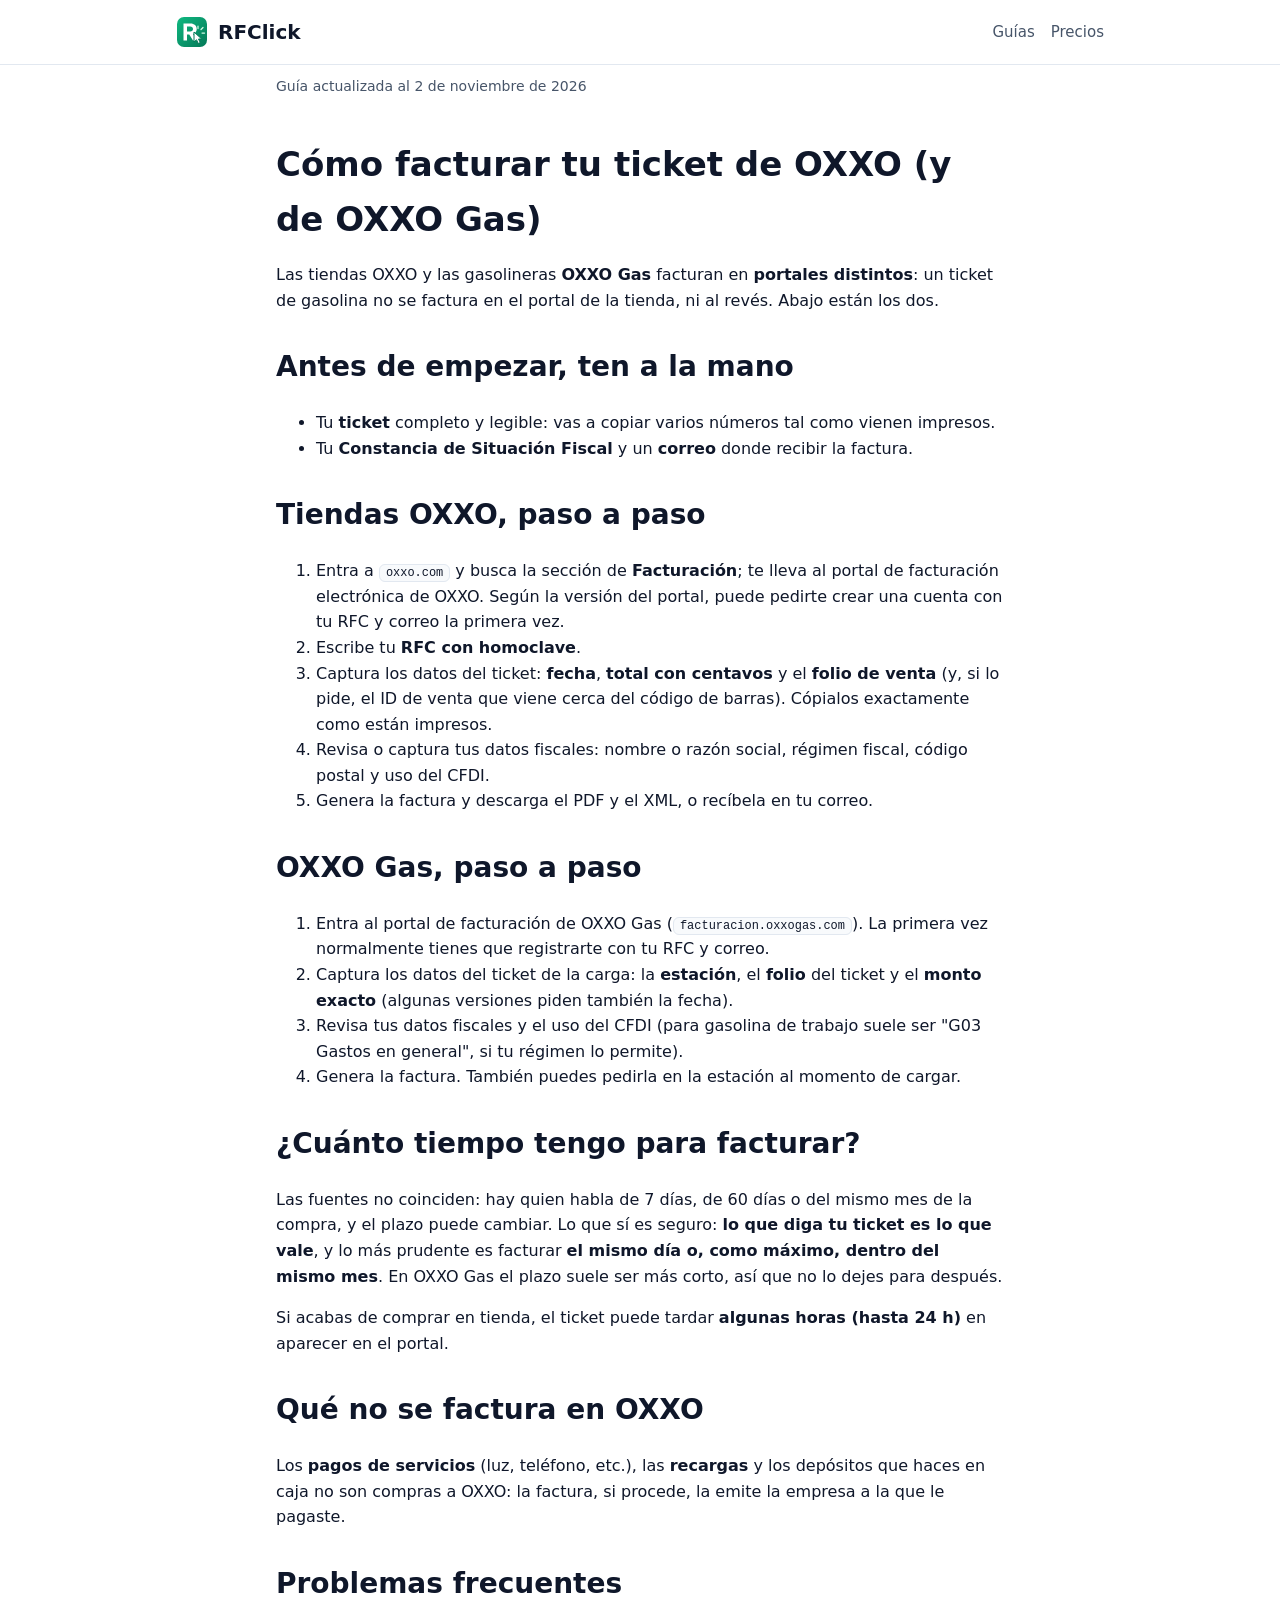
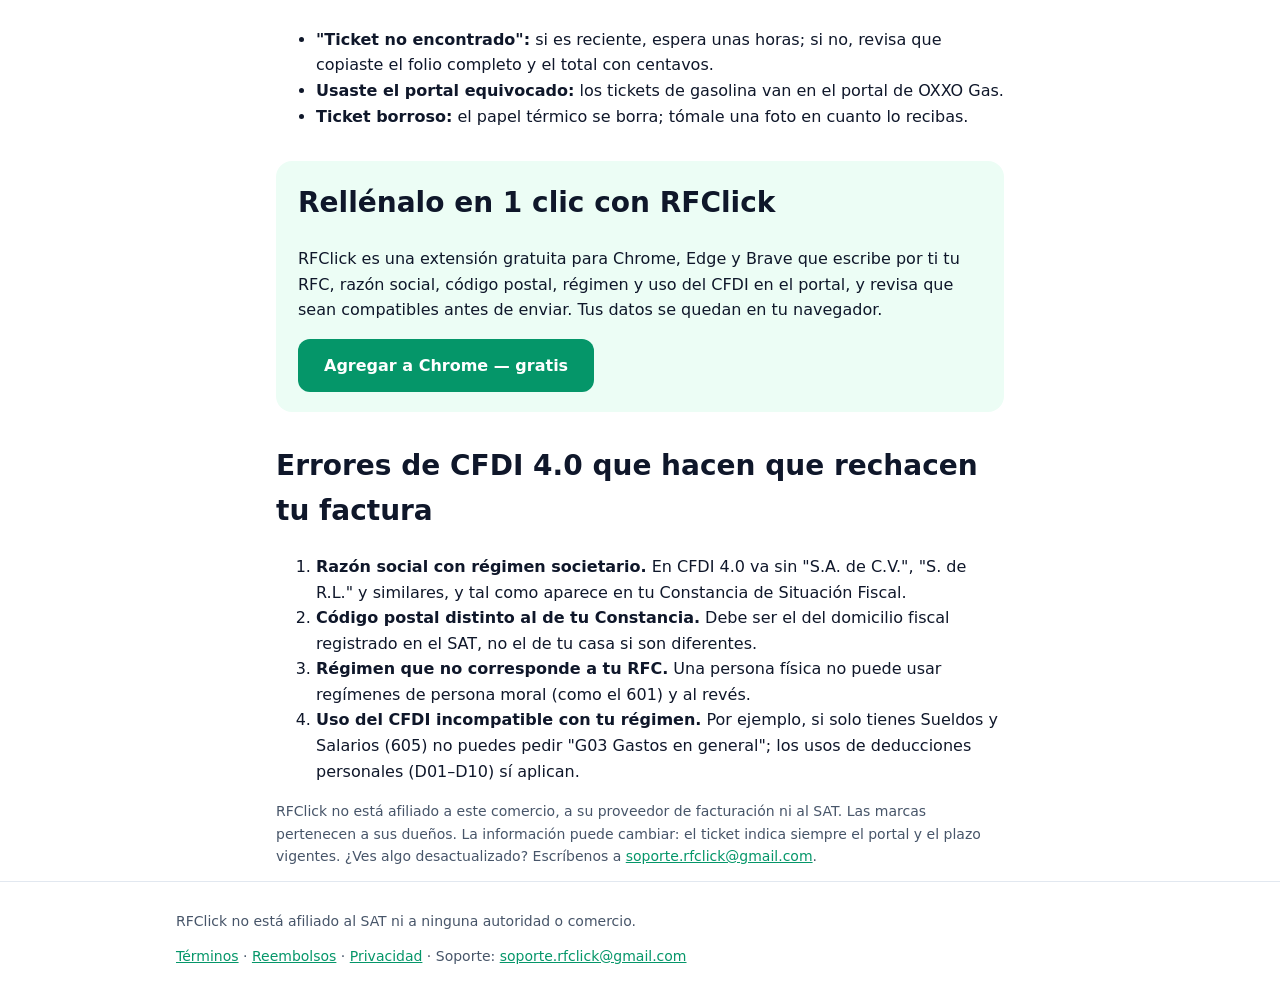
<file: facturar-oxxo.html>
<!doctype html>
<html lang="es">
<head>
  <meta charset="utf-8">
  <meta name="viewport" content="width=device-width, initial-scale=1">
  <title>Cómo facturar tu ticket de OXXO y OXXO Gas (2026) · RFClick</title>
  <meta name="description" content="Paso a paso para facturar tus compras de OXXO y tus cargas de OXXO Gas: qué datos del ticket pide cada portal, cuánto tiempo tienes y errores de CFDI 4.0.">
  <link rel="canonical" href="https://angelomaiale.github.io/rfclick/facturar-oxxo.html">
  <meta property="og:title" content="Cómo facturar tu ticket de OXXO y OXXO Gas (2026) · RFClick">
  <meta property="og:description" content="Paso a paso para facturar tus compras de OXXO y tus cargas de OXXO Gas: qué datos del ticket pide cada portal, cuánto tiempo tienes y errores de CFDI 4.0.">
  <meta property="og:image" content="https://angelomaiale.github.io/rfclick/img/og.png">
  <link rel="icon" href="img/favicon-32.png">
  <link rel="stylesheet" href="estilos.css">
  <script type="application/ld+json">{"@context": "https://schema.org", "@type": "HowTo", "name": "Cómo facturar tu ticket de OXXO", "description": "Paso a paso para facturar tus compras de OXXO y tus cargas de OXXO Gas: qué datos del ticket pide cada portal, cuánto tiempo tienes y errores de CFDI 4.0.", "step": [{"@type": "HowToStep", "position": 1, "name": "Entra al portal de facturación de OXXO (o de OXXO Gas para gasolina)"}, {"@type": "HowToStep", "position": 2, "name": "Escribe tu RFC con homoclave"}, {"@type": "HowToStep", "position": 3, "name": "Captura fecha, total con centavos y folio de venta del ticket"}, {"@type": "HowToStep", "position": 4, "name": "Revisa razón social, régimen, código postal y uso del CFDI"}, {"@type": "HowToStep", "position": 5, "name": "Genera la factura en PDF y XML"}]}</script>
</head>
<body>
  <header class="barra">
    <div class="contenedor">
      <a class="marca" href="./"><img src="img/icono.svg" alt="">RFClick</a>
      <nav><a href="./#guias">Guías</a><a href="./#precios">Precios</a></nav>
    </div>
  </header>

  <main class="contenedor legal guia">
    <p class="nota">Guía actualizada al 2 de noviembre de 2026</p>
    <h1>Cómo facturar tu ticket de OXXO (y de OXXO Gas)</h1>
    <p>Las tiendas OXXO y las gasolineras <strong>OXXO Gas</strong> facturan en <strong>portales distintos</strong>:
    un ticket de gasolina no se factura en el portal de la tienda, ni al revés. Abajo están los dos.</p>

    <h2>Antes de empezar, ten a la mano</h2>
    <ul>
      <li>Tu <strong>ticket</strong> completo y legible: vas a copiar varios números tal como vienen impresos.</li>
      <li>Tu <strong>Constancia de Situación Fiscal</strong> y un <strong>correo</strong> donde recibir la factura.</li>
    </ul>

    <h2>Tiendas OXXO, paso a paso</h2>
    <ol>
      <li>Entra a <code>oxxo.com</code> y busca la sección de <strong>Facturación</strong>; te lleva al portal de
        facturación electrónica de OXXO. Según la versión del portal, puede pedirte crear una cuenta con tu RFC y
        correo la primera vez.</li>
      <li>Escribe tu <strong>RFC con homoclave</strong>.</li>
      <li>Captura los datos del ticket: <strong>fecha</strong>, <strong>total con centavos</strong> y el
        <strong>folio de venta</strong> (y, si lo pide, el ID de venta que viene cerca del código de barras).
        Cópialos exactamente como están impresos.</li>
      <li>Revisa o captura tus datos fiscales: nombre o razón social, régimen fiscal, código postal y uso del CFDI.</li>
      <li>Genera la factura y descarga el PDF y el XML, o recíbela en tu correo.</li>
    </ol>

    <h2>OXXO Gas, paso a paso</h2>
    <ol>
      <li>Entra al portal de facturación de OXXO Gas (<code>facturacion.oxxogas.com</code>). La primera vez
        normalmente tienes que registrarte con tu RFC y correo.</li>
      <li>Captura los datos del ticket de la carga: la <strong>estación</strong>, el <strong>folio</strong> del
        ticket y el <strong>monto exacto</strong> (algunas versiones piden también la fecha).</li>
      <li>Revisa tus datos fiscales y el uso del CFDI (para gasolina de trabajo suele ser "G03 Gastos en
        general", si tu régimen lo permite).</li>
      <li>Genera la factura. También puedes pedirla en la estación al momento de cargar.</li>
    </ol>

    <h2>¿Cuánto tiempo tengo para facturar?</h2>
    <p>Las fuentes no coinciden: hay quien habla de 7 días, de 60 días o del mismo mes de la compra, y el plazo
    puede cambiar. Lo que sí es seguro: <strong>lo que diga tu ticket es lo que vale</strong>, y lo más
    prudente es facturar <strong>el mismo día o, como máximo, dentro del mismo mes</strong>. En OXXO Gas el plazo
    suele ser más corto, así que no lo dejes para después.</p>
    <p>Si acabas de comprar en tienda, el ticket puede tardar <strong>algunas horas (hasta 24 h)</strong> en
    aparecer en el portal.</p>

    <h2>Qué no se factura en OXXO</h2>
    <p>Los <strong>pagos de servicios</strong> (luz, teléfono, etc.), las <strong>recargas</strong> y los depósitos
    que haces en caja no son compras a OXXO: la factura, si procede, la emite la empresa a la que le pagaste.</p>

    <h2>Problemas frecuentes</h2>
    <ul>
      <li><strong>"Ticket no encontrado":</strong> si es reciente, espera unas horas; si no, revisa que copiaste el
        folio completo y el total con centavos.</li>
      <li><strong>Usaste el portal equivocado:</strong> los tickets de gasolina van en el portal de OXXO Gas.</li>
      <li><strong>Ticket borroso:</strong> el papel térmico se borra; tómale una foto en cuanto lo recibas.</li>
    </ul>

    <aside class="cta">
      <h2>Rellénalo en 1 clic con RFClick</h2>
      <p>RFClick es una extensión gratuita para Chrome, Edge y Brave que escribe por ti tu RFC, razón social,
      código postal, régimen y uso del CFDI en el portal, y revisa que sean compatibles antes de enviar.
      Tus datos se quedan en tu navegador.</p>
      <a class="boton" href="https://chromewebstore.google.com/detail/gjjafhhjfgjnniikjbikakhfceembgin">Agregar a Chrome — gratis</a>
    </aside>

    <h2>Errores de CFDI 4.0 que hacen que rechacen tu factura</h2>
    <ol>
      <li><strong>Razón social con régimen societario.</strong> En CFDI 4.0 va sin "S.A. de C.V.", "S. de R.L." y
        similares, y tal como aparece en tu Constancia de Situación Fiscal.</li>
      <li><strong>Código postal distinto al de tu Constancia.</strong> Debe ser el del domicilio fiscal registrado
        en el SAT, no el de tu casa si son diferentes.</li>
      <li><strong>Régimen que no corresponde a tu RFC.</strong> Una persona física no puede usar regímenes de
        persona moral (como el 601) y al revés.</li>
      <li><strong>Uso del CFDI incompatible con tu régimen.</strong> Por ejemplo, si solo tienes Sueldos y
        Salarios (605) no puedes pedir "G03 Gastos en general"; los usos de deducciones personales (D01–D10)
        sí aplican.</li>
    </ol>

    <p class="nota">RFClick no está afiliado a este comercio, a su proveedor de facturación ni al SAT. Las marcas
    pertenecen a sus dueños. La información puede cambiar: el ticket indica siempre el portal y el plazo
    vigentes. ¿Ves algo desactualizado? Escríbenos a <a href="mailto:soporte.rfclick@gmail.com">soporte.rfclick@gmail.com</a>.</p>
  </main>

  <footer>
    <div class="contenedor">
      <span>RFClick no está afiliado al SAT ni a ninguna autoridad o comercio.</span>
      <span><a href="terminos.html">Términos</a> · <a href="reembolsos.html">Reembolsos</a> · <a href="privacidad.html">Privacidad</a> · Soporte: <a href="mailto:soporte.rfclick@gmail.com">soporte.rfclick@gmail.com</a></span>
    </div>
  </footer>
</body>
</html>
</file>
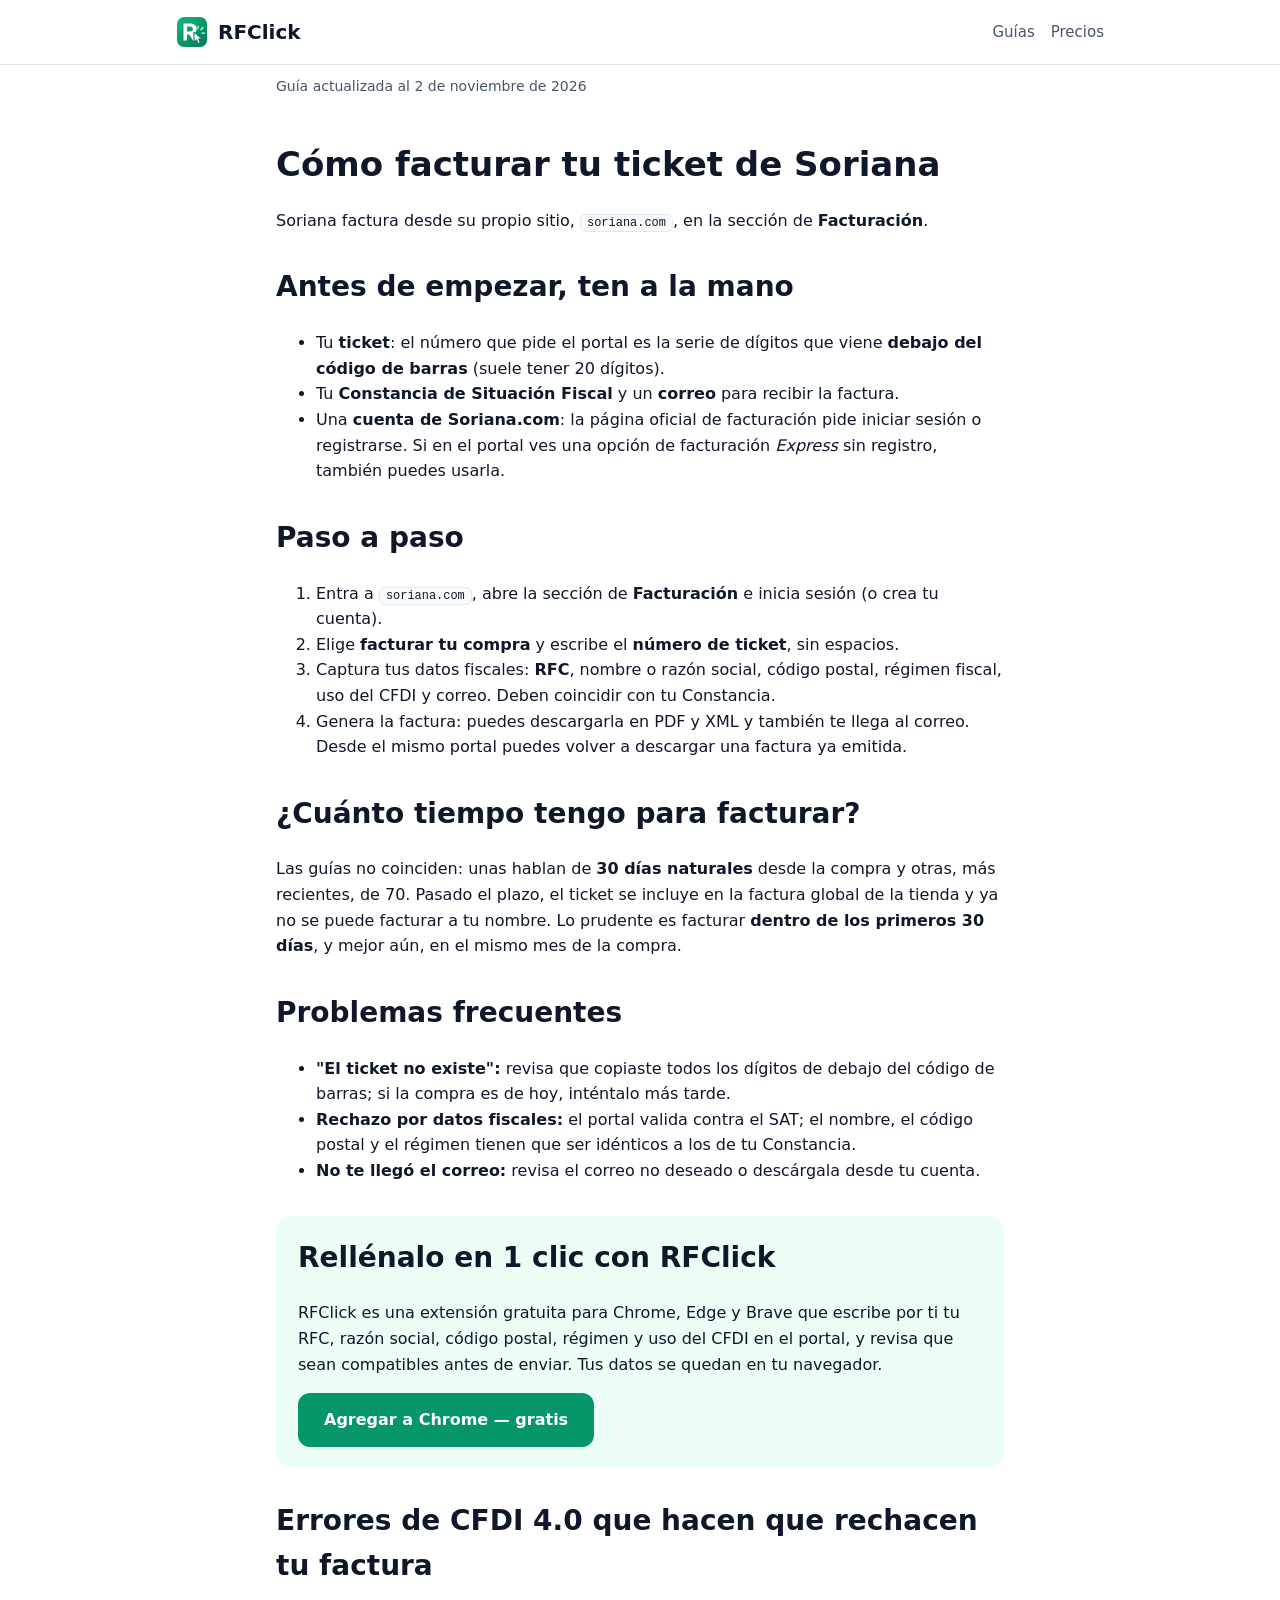
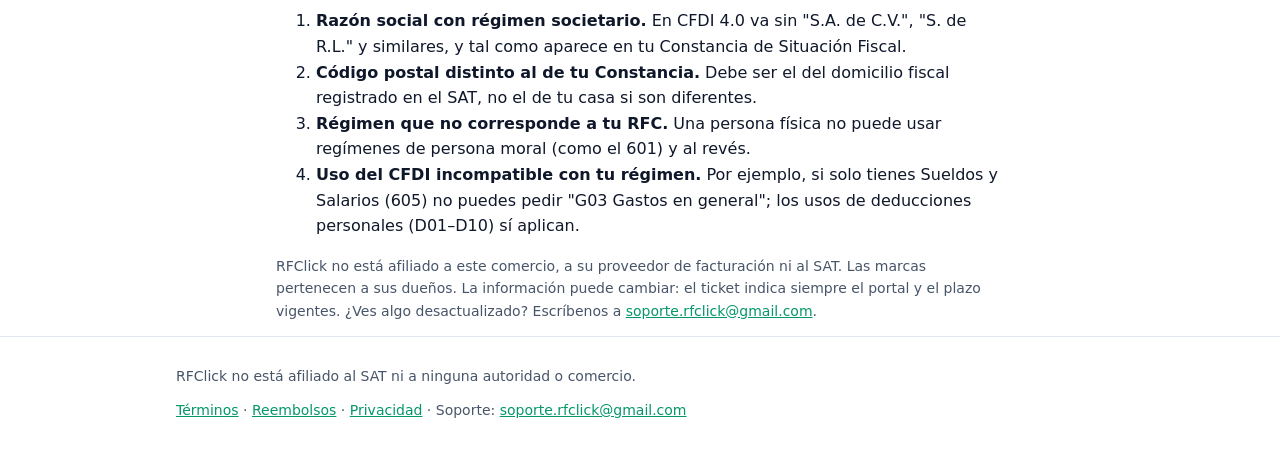
<file: facturar-soriana.html>
<!doctype html>
<html lang="es">
<head>
  <meta charset="utf-8">
  <meta name="viewport" content="width=device-width, initial-scale=1">
  <title>Cómo facturar tu ticket de Soriana (2026) · RFClick</title>
  <meta name="description" content="Paso a paso para facturar tus compras de Soriana: dónde está el número de ticket, la cuenta de Soriana.com, cuánto tiempo tienes y errores de CFDI 4.0.">
  <link rel="canonical" href="https://angelomaiale.github.io/rfclick/facturar-soriana.html">
  <meta property="og:title" content="Cómo facturar tu ticket de Soriana (2026) · RFClick">
  <meta property="og:description" content="Paso a paso para facturar tus compras de Soriana: dónde está el número de ticket, la cuenta de Soriana.com, cuánto tiempo tienes y errores de CFDI 4.0.">
  <meta property="og:image" content="https://angelomaiale.github.io/rfclick/img/og.png">
  <link rel="icon" href="img/favicon-32.png">
  <link rel="stylesheet" href="estilos.css">
  <script type="application/ld+json">{"@context": "https://schema.org", "@type": "HowTo", "name": "Cómo facturar tu ticket de Soriana", "description": "Paso a paso para facturar tus compras de Soriana: dónde está el número de ticket, la cuenta de Soriana.com, cuánto tiempo tienes y errores de CFDI 4.0.", "step": [{"@type": "HowToStep", "position": 1, "name": "Entra a la sección de Facturación de soriana.com e inicia sesión"}, {"@type": "HowToStep", "position": 2, "name": "Escribe el número de ticket que viene debajo del código de barras"}, {"@type": "HowToStep", "position": 3, "name": "Captura RFC, razón social, código postal, régimen, uso del CFDI y correo"}, {"@type": "HowToStep", "position": 4, "name": "Genera la factura en PDF y XML"}]}</script>
</head>
<body>
  <header class="barra">
    <div class="contenedor">
      <a class="marca" href="./"><img src="img/icono.svg" alt="">RFClick</a>
      <nav><a href="./#guias">Guías</a><a href="./#precios">Precios</a></nav>
    </div>
  </header>

  <main class="contenedor legal guia">
    <p class="nota">Guía actualizada al 2 de noviembre de 2026</p>
    <h1>Cómo facturar tu ticket de Soriana</h1>
    <p>Soriana factura desde su propio sitio, <code>soriana.com</code>, en la sección de
    <strong>Facturación</strong>.</p>

    <h2>Antes de empezar, ten a la mano</h2>
    <ul>
      <li>Tu <strong>ticket</strong>: el número que pide el portal es la serie de dígitos que viene
        <strong>debajo del código de barras</strong> (suele tener 20 dígitos).</li>
      <li>Tu <strong>Constancia de Situación Fiscal</strong> y un <strong>correo</strong> para recibir la factura.</li>
      <li>Una <strong>cuenta de Soriana.com</strong>: la página oficial de facturación pide iniciar sesión o
        registrarse. Si en el portal ves una opción de facturación <em>Express</em> sin registro, también
        puedes usarla.</li>
    </ul>

    <h2>Paso a paso</h2>
    <ol>
      <li>Entra a <code>soriana.com</code>, abre la sección de <strong>Facturación</strong> e inicia sesión (o
        crea tu cuenta).</li>
      <li>Elige <strong>facturar tu compra</strong> y escribe el <strong>número de ticket</strong>, sin espacios.</li>
      <li>Captura tus datos fiscales: <strong>RFC</strong>, nombre o razón social, código postal, régimen fiscal,
        uso del CFDI y correo. Deben coincidir con tu Constancia.</li>
      <li>Genera la factura: puedes descargarla en PDF y XML y también te llega al correo. Desde el mismo
        portal puedes volver a descargar una factura ya emitida.</li>
    </ol>

    <h2>¿Cuánto tiempo tengo para facturar?</h2>
    <p>Las guías no coinciden: unas hablan de <strong>30 días naturales</strong> desde la compra y otras, más
    recientes, de 70. Pasado el plazo, el ticket se incluye en la factura global de la tienda y ya no se puede
    facturar a tu nombre. Lo prudente es facturar <strong>dentro de los primeros 30 días</strong>, y mejor aún,
    en el mismo mes de la compra.</p>

    <h2>Problemas frecuentes</h2>
    <ul>
      <li><strong>"El ticket no existe":</strong> revisa que copiaste todos los dígitos de debajo del código de
        barras; si la compra es de hoy, inténtalo más tarde.</li>
      <li><strong>Rechazo por datos fiscales:</strong> el portal valida contra el SAT; el nombre, el código postal
        y el régimen tienen que ser idénticos a los de tu Constancia.</li>
      <li><strong>No te llegó el correo:</strong> revisa el correo no deseado o descárgala desde tu cuenta.</li>
    </ul>

    <aside class="cta">
      <h2>Rellénalo en 1 clic con RFClick</h2>
      <p>RFClick es una extensión gratuita para Chrome, Edge y Brave que escribe por ti tu RFC, razón social,
      código postal, régimen y uso del CFDI en el portal, y revisa que sean compatibles antes de enviar.
      Tus datos se quedan en tu navegador.</p>
      <a class="boton" href="https://chromewebstore.google.com/detail/gjjafhhjfgjnniikjbikakhfceembgin">Agregar a Chrome — gratis</a>
    </aside>

    <h2>Errores de CFDI 4.0 que hacen que rechacen tu factura</h2>
    <ol>
      <li><strong>Razón social con régimen societario.</strong> En CFDI 4.0 va sin "S.A. de C.V.", "S. de R.L." y
        similares, y tal como aparece en tu Constancia de Situación Fiscal.</li>
      <li><strong>Código postal distinto al de tu Constancia.</strong> Debe ser el del domicilio fiscal registrado
        en el SAT, no el de tu casa si son diferentes.</li>
      <li><strong>Régimen que no corresponde a tu RFC.</strong> Una persona física no puede usar regímenes de
        persona moral (como el 601) y al revés.</li>
      <li><strong>Uso del CFDI incompatible con tu régimen.</strong> Por ejemplo, si solo tienes Sueldos y
        Salarios (605) no puedes pedir "G03 Gastos en general"; los usos de deducciones personales (D01–D10)
        sí aplican.</li>
    </ol>

    <p class="nota">RFClick no está afiliado a este comercio, a su proveedor de facturación ni al SAT. Las marcas
    pertenecen a sus dueños. La información puede cambiar: el ticket indica siempre el portal y el plazo
    vigentes. ¿Ves algo desactualizado? Escríbenos a <a href="mailto:soporte.rfclick@gmail.com">soporte.rfclick@gmail.com</a>.</p>
  </main>

  <footer>
    <div class="contenedor">
      <span>RFClick no está afiliado al SAT ni a ninguna autoridad o comercio.</span>
      <span><a href="terminos.html">Términos</a> · <a href="reembolsos.html">Reembolsos</a> · <a href="privacidad.html">Privacidad</a> · Soporte: <a href="mailto:soporte.rfclick@gmail.com">soporte.rfclick@gmail.com</a></span>
    </div>
  </footer>
</body>
</html>
</file>
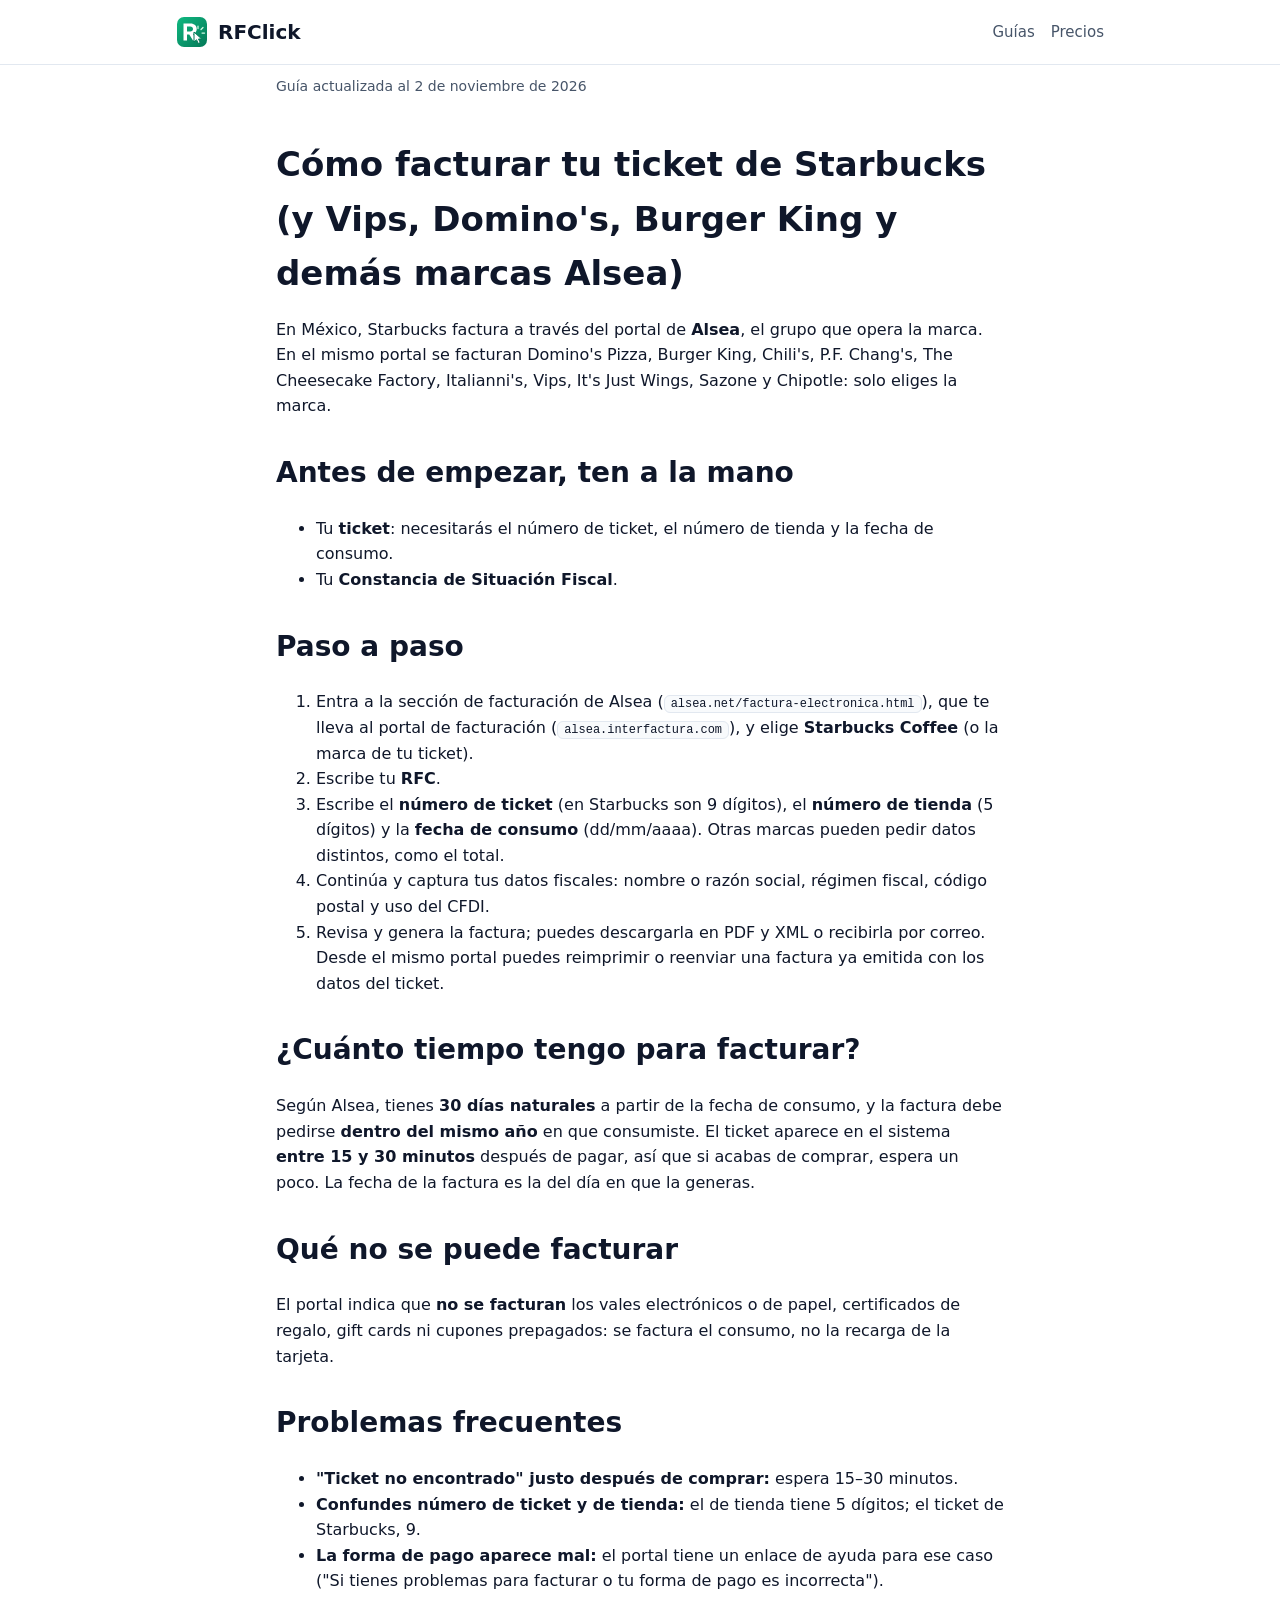
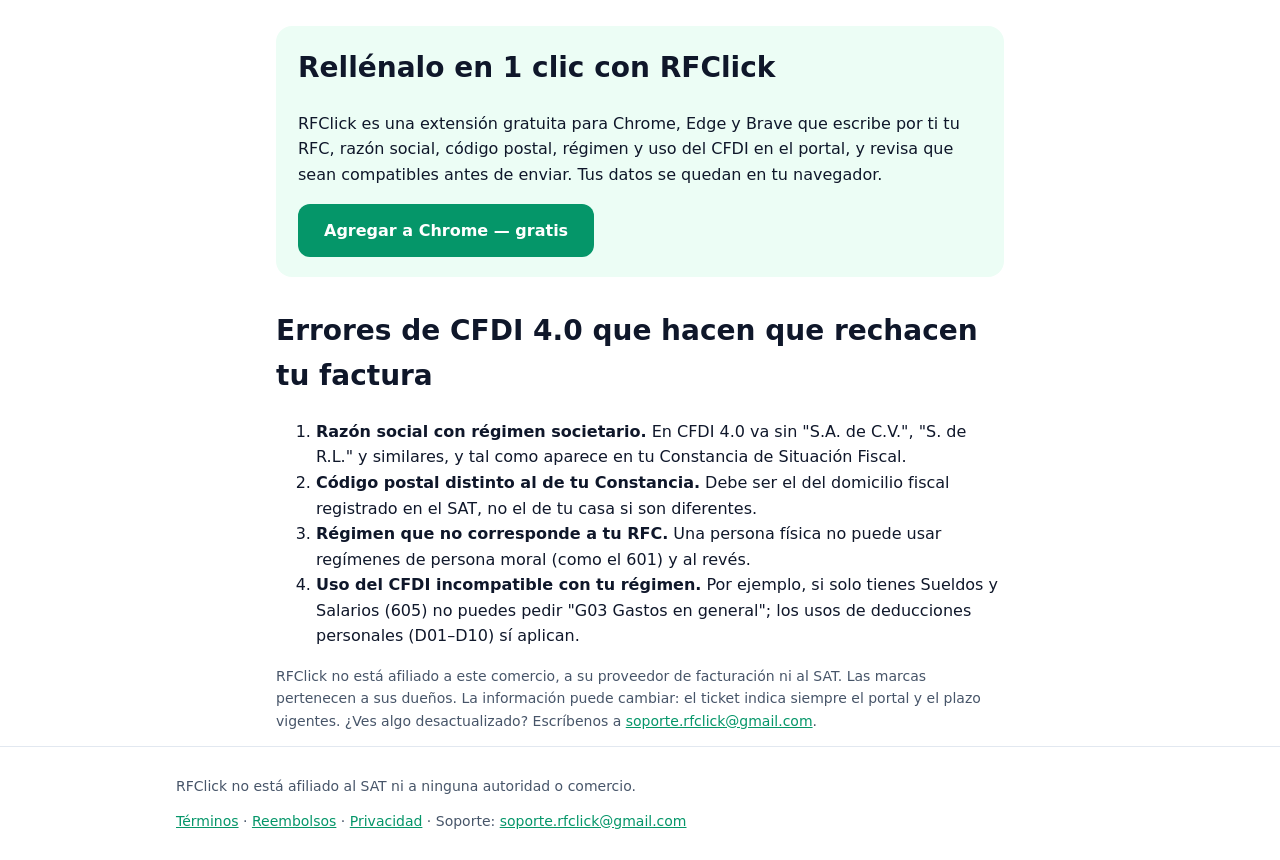
<file: facturar-starbucks.html>
<!doctype html>
<html lang="es">
<head>
  <meta charset="utf-8">
  <meta name="viewport" content="width=device-width, initial-scale=1">
  <title>Cómo facturar tu ticket de Starbucks en el portal de Alsea (2026) · RFClick</title>
  <meta name="description" content="Paso a paso para facturar tu ticket de Starbucks, Vips, Domino's, Burger King y demás marcas Alsea: datos del ticket, plazo de 30 días, qué no se factura y errores de CFDI 4.0.">
  <link rel="canonical" href="https://angelomaiale.github.io/rfclick/facturar-starbucks.html">
  <meta property="og:title" content="Cómo facturar tu ticket de Starbucks en el portal de Alsea (2026) · RFClick">
  <meta property="og:description" content="Paso a paso para facturar tu ticket de Starbucks, Vips, Domino's, Burger King y demás marcas Alsea: datos del ticket, plazo de 30 días, qué no se factura y errores de CFDI 4.0.">
  <meta property="og:image" content="https://angelomaiale.github.io/rfclick/img/og.png">
  <link rel="icon" href="img/favicon-32.png">
  <link rel="stylesheet" href="estilos.css">
  <script type="application/ld+json">{"@context": "https://schema.org", "@type": "HowTo", "name": "Cómo facturar tu ticket de Starbucks (y demás marcas Alsea)", "description": "Paso a paso para facturar tu ticket de Starbucks, Vips, Domino's, Burger King y demás marcas Alsea: datos del ticket, plazo de 30 días, qué no se factura y errores de CFDI 4.0.", "step": [{"@type": "HowToStep", "position": 1, "name": "Entra al portal de facturación de Alsea y elige la marca"}, {"@type": "HowToStep", "position": 2, "name": "Escribe tu RFC"}, {"@type": "HowToStep", "position": 3, "name": "Escribe número de ticket, número de tienda y fecha de consumo"}, {"@type": "HowToStep", "position": 4, "name": "Captura nombre o razón social, régimen, código postal y uso del CFDI"}, {"@type": "HowToStep", "position": 5, "name": "Revisa y genera la factura en PDF y XML"}]}</script>
</head>
<body>
  <header class="barra">
    <div class="contenedor">
      <a class="marca" href="./"><img src="img/icono.svg" alt="">RFClick</a>
      <nav><a href="./#guias">Guías</a><a href="./#precios">Precios</a></nav>
    </div>
  </header>

  <main class="contenedor legal guia">
    <p class="nota">Guía actualizada al 2 de noviembre de 2026</p>
    <h1>Cómo facturar tu ticket de Starbucks (y Vips, Domino's, Burger King y demás marcas Alsea)</h1>
    <p>En México, Starbucks factura a través del portal de <strong>Alsea</strong>, el grupo que opera la
    marca. En el mismo portal se facturan Domino's Pizza, Burger King, Chili's, P.F. Chang's, The Cheesecake
    Factory, Italianni's, Vips, It's Just Wings, Sazone y Chipotle: solo eliges la marca.</p>

    <h2>Antes de empezar, ten a la mano</h2>
    <ul>
      <li>Tu <strong>ticket</strong>: necesitarás el número de ticket, el número de tienda y la fecha de
        consumo.</li>
      <li>Tu <strong>Constancia de Situación Fiscal</strong>.</li>
    </ul>

    <h2>Paso a paso</h2>
    <ol>
      <li>Entra a la sección de facturación de Alsea (<code>alsea.net/factura-electronica.html</code>), que te
        lleva al portal de facturación (<code>alsea.interfactura.com</code>), y elige <strong>Starbucks
        Coffee</strong> (o la marca de tu ticket).</li>
      <li>Escribe tu <strong>RFC</strong>.</li>
      <li>Escribe el <strong>número de ticket</strong> (en Starbucks son 9 dígitos), el <strong>número de
        tienda</strong> (5 dígitos) y la <strong>fecha de consumo</strong> (dd/mm/aaaa). Otras marcas pueden
        pedir datos distintos, como el total.</li>
      <li>Continúa y captura tus datos fiscales: nombre o razón social, régimen fiscal, código postal y uso
        del CFDI.</li>
      <li>Revisa y genera la factura; puedes descargarla en PDF y XML o recibirla por correo. Desde el mismo
        portal puedes reimprimir o reenviar una factura ya emitida con los datos del ticket.</li>
    </ol>

    <h2>¿Cuánto tiempo tengo para facturar?</h2>
    <p>Según Alsea, tienes <strong>30 días naturales</strong> a partir de la fecha de consumo, y la factura
    debe pedirse <strong>dentro del mismo año</strong> en que consumiste. El ticket aparece en el sistema
    <strong>entre 15 y 30 minutos</strong> después de pagar, así que si acabas de comprar, espera un poco.
    La fecha de la factura es la del día en que la generas.</p>

    <h2>Qué no se puede facturar</h2>
    <p>El portal indica que <strong>no se facturan</strong> los vales electrónicos o de papel, certificados de
    regalo, gift cards ni cupones prepagados: se factura el consumo, no la recarga de la tarjeta.</p>

    <h2>Problemas frecuentes</h2>
    <ul>
      <li><strong>"Ticket no encontrado" justo después de comprar:</strong> espera 15–30 minutos.</li>
      <li><strong>Confundes número de ticket y de tienda:</strong> el de tienda tiene 5 dígitos; el ticket de
        Starbucks, 9.</li>
      <li><strong>La forma de pago aparece mal:</strong> el portal tiene un enlace de ayuda para ese caso
        ("Si tienes problemas para facturar o tu forma de pago es incorrecta").</li>
    </ul>

    <aside class="cta">
      <h2>Rellénalo en 1 clic con RFClick</h2>
      <p>RFClick es una extensión gratuita para Chrome, Edge y Brave que escribe por ti tu RFC, razón social,
      código postal, régimen y uso del CFDI en el portal, y revisa que sean compatibles antes de enviar.
      Tus datos se quedan en tu navegador.</p>
      <a class="boton" href="https://chromewebstore.google.com/detail/gjjafhhjfgjnniikjbikakhfceembgin">Agregar a Chrome — gratis</a>
    </aside>

    <h2>Errores de CFDI 4.0 que hacen que rechacen tu factura</h2>
    <ol>
      <li><strong>Razón social con régimen societario.</strong> En CFDI 4.0 va sin "S.A. de C.V.", "S. de R.L." y
        similares, y tal como aparece en tu Constancia de Situación Fiscal.</li>
      <li><strong>Código postal distinto al de tu Constancia.</strong> Debe ser el del domicilio fiscal registrado
        en el SAT, no el de tu casa si son diferentes.</li>
      <li><strong>Régimen que no corresponde a tu RFC.</strong> Una persona física no puede usar regímenes de
        persona moral (como el 601) y al revés.</li>
      <li><strong>Uso del CFDI incompatible con tu régimen.</strong> Por ejemplo, si solo tienes Sueldos y
        Salarios (605) no puedes pedir "G03 Gastos en general"; los usos de deducciones personales (D01–D10)
        sí aplican.</li>
    </ol>

    <p class="nota">RFClick no está afiliado a este comercio, a su proveedor de facturación ni al SAT. Las marcas
    pertenecen a sus dueños. La información puede cambiar: el ticket indica siempre el portal y el plazo
    vigentes. ¿Ves algo desactualizado? Escríbenos a <a href="mailto:soporte.rfclick@gmail.com">soporte.rfclick@gmail.com</a>.</p>
  </main>

  <footer>
    <div class="contenedor">
      <span>RFClick no está afiliado al SAT ni a ninguna autoridad o comercio.</span>
      <span><a href="terminos.html">Términos</a> · <a href="reembolsos.html">Reembolsos</a> · <a href="privacidad.html">Privacidad</a> · Soporte: <a href="mailto:soporte.rfclick@gmail.com">soporte.rfclick@gmail.com</a></span>
    </div>
  </footer>
</body>
</html>
</file>
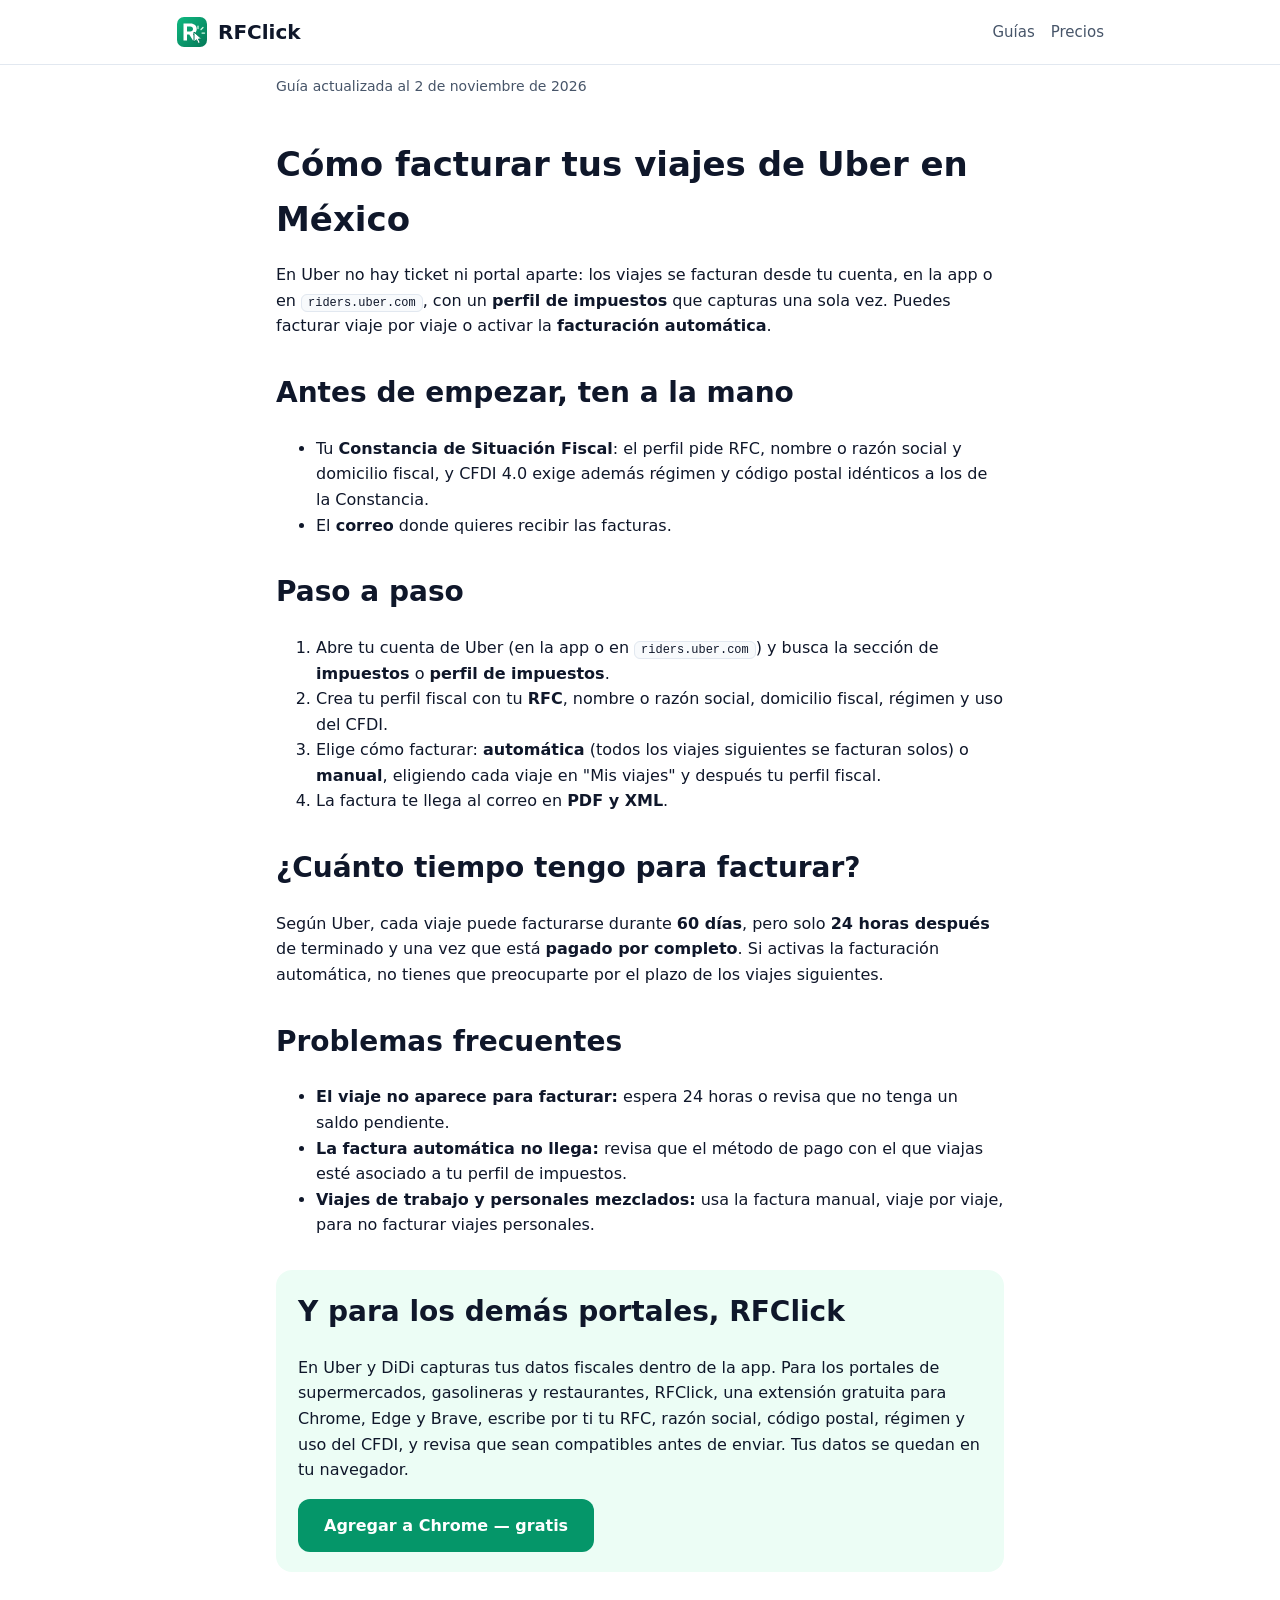
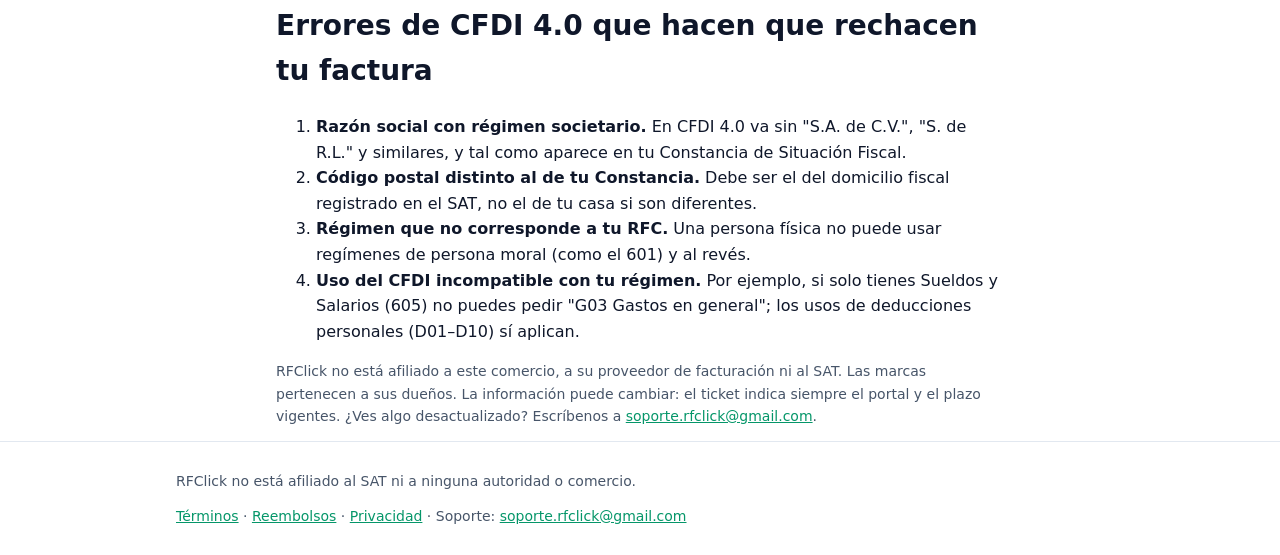
<file: facturar-uber.html>
<!doctype html>
<html lang="es">
<head>
  <meta charset="utf-8">
  <meta name="viewport" content="width=device-width, initial-scale=1">
  <title>Cómo facturar tus viajes de Uber en México (2026) · RFClick</title>
  <meta name="description" content="Paso a paso para facturar tus viajes de Uber: perfil de impuestos, factura automática, plazo de 60 días y errores de CFDI 4.0.">
  <link rel="canonical" href="https://angelomaiale.github.io/rfclick/facturar-uber.html">
  <meta property="og:title" content="Cómo facturar tus viajes de Uber en México (2026) · RFClick">
  <meta property="og:description" content="Paso a paso para facturar tus viajes de Uber: perfil de impuestos, factura automática, plazo de 60 días y errores de CFDI 4.0.">
  <meta property="og:image" content="https://angelomaiale.github.io/rfclick/img/og.png">
  <link rel="icon" href="img/favicon-32.png">
  <link rel="stylesheet" href="estilos.css">
  <script type="application/ld+json">{"@context": "https://schema.org", "@type": "HowTo", "name": "Cómo facturar tus viajes de Uber en México", "description": "Paso a paso para facturar tus viajes de Uber: perfil de impuestos, factura automática, plazo de 60 días y errores de CFDI 4.0.", "step": [{"@type": "HowToStep", "position": 1, "name": "Abre la sección de impuestos de tu cuenta de Uber"}, {"@type": "HowToStep", "position": 2, "name": "Crea tu perfil fiscal con RFC, razón social, domicilio, régimen y uso del CFDI"}, {"@type": "HowToStep", "position": 3, "name": "Activa la facturación automática o elige cada viaje en Mis viajes"}, {"@type": "HowToStep", "position": 4, "name": "Recibe la factura en PDF y XML en tu correo"}]}</script>
</head>
<body>
  <header class="barra">
    <div class="contenedor">
      <a class="marca" href="./"><img src="img/icono.svg" alt="">RFClick</a>
      <nav><a href="./#guias">Guías</a><a href="./#precios">Precios</a></nav>
    </div>
  </header>

  <main class="contenedor legal guia">
    <p class="nota">Guía actualizada al 2 de noviembre de 2026</p>
    <h1>Cómo facturar tus viajes de Uber en México</h1>
    <p>En Uber no hay ticket ni portal aparte: los viajes se facturan desde tu cuenta, en la app o en
    <code>riders.uber.com</code>, con un <strong>perfil de impuestos</strong> que capturas una sola vez. Puedes
    facturar viaje por viaje o activar la <strong>facturación automática</strong>.</p>

    <h2>Antes de empezar, ten a la mano</h2>
    <ul>
      <li>Tu <strong>Constancia de Situación Fiscal</strong>: el perfil pide RFC, nombre o razón social y domicilio
        fiscal, y CFDI 4.0 exige además régimen y código postal idénticos a los de la Constancia.</li>
      <li>El <strong>correo</strong> donde quieres recibir las facturas.</li>
    </ul>

    <h2>Paso a paso</h2>
    <ol>
      <li>Abre tu cuenta de Uber (en la app o en <code>riders.uber.com</code>) y busca la sección de
        <strong>impuestos</strong> o <strong>perfil de impuestos</strong>.</li>
      <li>Crea tu perfil fiscal con tu <strong>RFC</strong>, nombre o razón social, domicilio fiscal, régimen y uso
        del CFDI.</li>
      <li>Elige cómo facturar: <strong>automática</strong> (todos los viajes siguientes se facturan solos) o
        <strong>manual</strong>, eligiendo cada viaje en "Mis viajes" y después tu perfil fiscal.</li>
      <li>La factura te llega al correo en <strong>PDF y XML</strong>.</li>
    </ol>

    <h2>¿Cuánto tiempo tengo para facturar?</h2>
    <p>Según Uber, cada viaje puede facturarse durante <strong>60 días</strong>, pero solo
    <strong>24 horas después</strong> de terminado y una vez que está <strong>pagado por completo</strong>.
    Si activas la facturación automática, no tienes que preocuparte por el plazo de los viajes siguientes.</p>

    <h2>Problemas frecuentes</h2>
    <ul>
      <li><strong>El viaje no aparece para facturar:</strong> espera 24 horas o revisa que no tenga un saldo
        pendiente.</li>
      <li><strong>La factura automática no llega:</strong> revisa que el método de pago con el que viajas esté
        asociado a tu perfil de impuestos.</li>
      <li><strong>Viajes de trabajo y personales mezclados:</strong> usa la factura manual, viaje por viaje,
        para no facturar viajes personales.</li>
    </ul>

    <aside class="cta">
      <h2>Y para los demás portales, RFClick</h2>
      <p>En Uber y DiDi capturas tus datos fiscales dentro de la app. Para los portales de supermercados,
      gasolineras y restaurantes, RFClick, una extensión gratuita para Chrome, Edge y Brave, escribe por ti tu
      RFC, razón social, código postal, régimen y uso del CFDI, y revisa que sean compatibles antes de enviar.
      Tus datos se quedan en tu navegador.</p>
      <a class="boton" href="https://chromewebstore.google.com/detail/gjjafhhjfgjnniikjbikakhfceembgin">Agregar a Chrome — gratis</a>
    </aside>

    <h2>Errores de CFDI 4.0 que hacen que rechacen tu factura</h2>
    <ol>
      <li><strong>Razón social con régimen societario.</strong> En CFDI 4.0 va sin "S.A. de C.V.", "S. de R.L." y
        similares, y tal como aparece en tu Constancia de Situación Fiscal.</li>
      <li><strong>Código postal distinto al de tu Constancia.</strong> Debe ser el del domicilio fiscal registrado
        en el SAT, no el de tu casa si son diferentes.</li>
      <li><strong>Régimen que no corresponde a tu RFC.</strong> Una persona física no puede usar regímenes de
        persona moral (como el 601) y al revés.</li>
      <li><strong>Uso del CFDI incompatible con tu régimen.</strong> Por ejemplo, si solo tienes Sueldos y
        Salarios (605) no puedes pedir "G03 Gastos en general"; los usos de deducciones personales (D01–D10)
        sí aplican.</li>
    </ol>

    <p class="nota">RFClick no está afiliado a este comercio, a su proveedor de facturación ni al SAT. Las marcas
    pertenecen a sus dueños. La información puede cambiar: el ticket indica siempre el portal y el plazo
    vigentes. ¿Ves algo desactualizado? Escríbenos a <a href="mailto:soporte.rfclick@gmail.com">soporte.rfclick@gmail.com</a>.</p>
  </main>

  <footer>
    <div class="contenedor">
      <span>RFClick no está afiliado al SAT ni a ninguna autoridad o comercio.</span>
      <span><a href="terminos.html">Términos</a> · <a href="reembolsos.html">Reembolsos</a> · <a href="privacidad.html">Privacidad</a> · Soporte: <a href="mailto:soporte.rfclick@gmail.com">soporte.rfclick@gmail.com</a></span>
    </div>
  </footer>
</body>
</html>
</file>
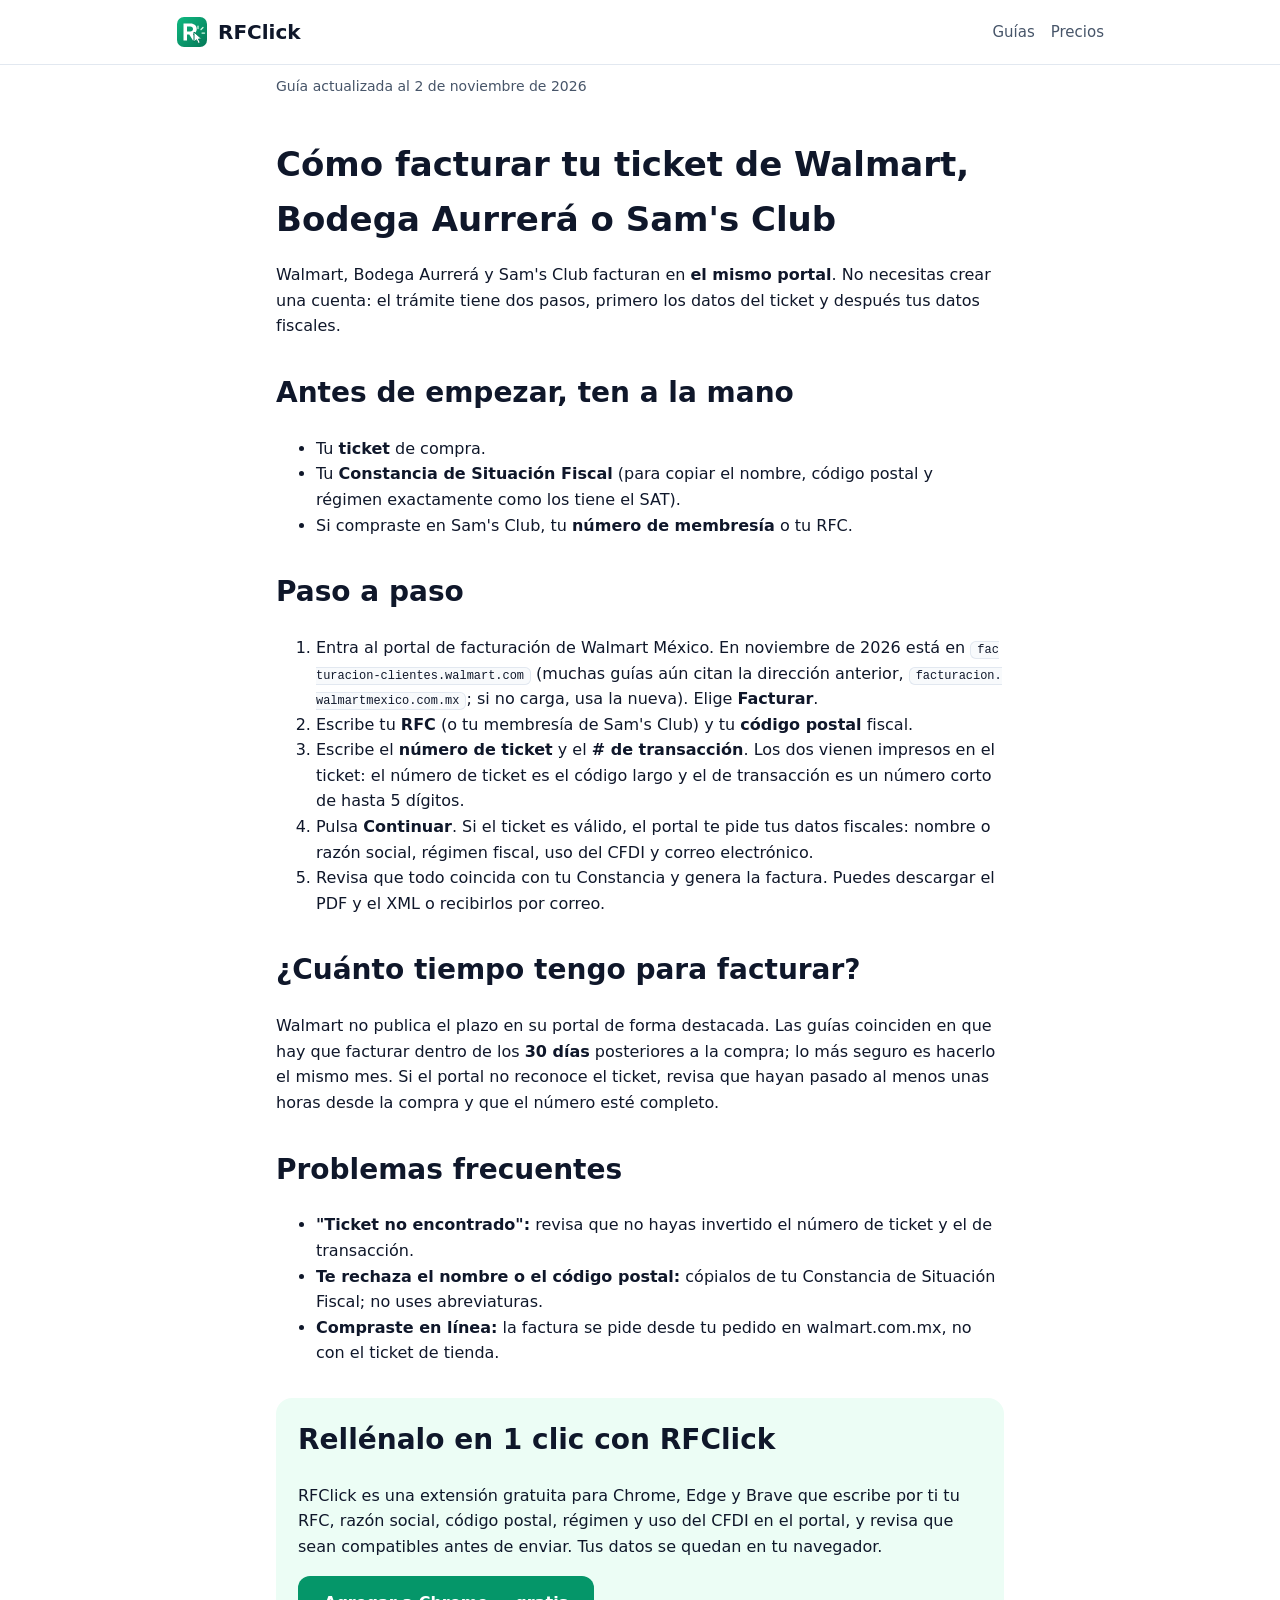
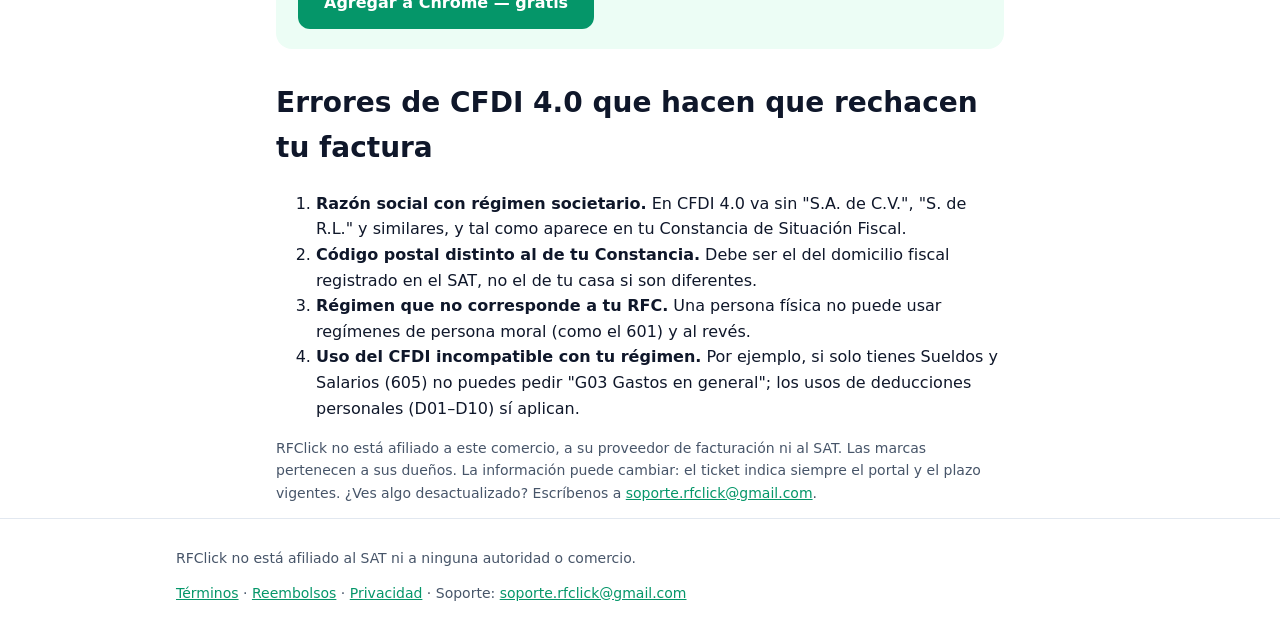
<file: facturar-walmart.html>
<!doctype html>
<html lang="es">
<head>
  <meta charset="utf-8">
  <meta name="viewport" content="width=device-width, initial-scale=1">
  <title>Cómo facturar tu ticket de Walmart, Bodega Aurrerá o Sam's Club (2026) · RFClick</title>
  <meta name="description" content="Paso a paso para facturar tu ticket de Walmart, Bodega Aurrerá o Sam's Club con CFDI 4.0: qué datos del ticket pide el portal, plazo y errores que hacen que rechacen tu factura.">
  <link rel="canonical" href="https://angelomaiale.github.io/rfclick/facturar-walmart.html">
  <meta property="og:title" content="Cómo facturar tu ticket de Walmart, Bodega Aurrerá o Sam's Club (2026) · RFClick">
  <meta property="og:description" content="Paso a paso para facturar tu ticket de Walmart, Bodega Aurrerá o Sam's Club con CFDI 4.0: qué datos del ticket pide el portal, plazo y errores que hacen que rechacen tu factura.">
  <meta property="og:image" content="https://angelomaiale.github.io/rfclick/img/og.png">
  <link rel="icon" href="img/favicon-32.png">
  <link rel="stylesheet" href="estilos.css">
  <script type="application/ld+json">{"@context": "https://schema.org", "@type": "HowTo", "name": "Cómo facturar tu ticket de Walmart, Bodega Aurrerá o Sam's Club", "description": "Paso a paso para facturar tu ticket de Walmart, Bodega Aurrerá o Sam's Club con CFDI 4.0: qué datos del ticket pide el portal, plazo y errores que hacen que rechacen tu factura.", "step": [{"@type": "HowToStep", "position": 1, "name": "Entra al portal de facturación de Walmart México y elige Facturar"}, {"@type": "HowToStep", "position": 2, "name": "Escribe tu RFC o membresía y tu código postal fiscal"}, {"@type": "HowToStep", "position": 3, "name": "Escribe el número de ticket y el número de transacción"}, {"@type": "HowToStep", "position": 4, "name": "Captura nombre o razón social, régimen, uso del CFDI y correo"}, {"@type": "HowToStep", "position": 5, "name": "Revisa contra tu Constancia y genera la factura"}]}</script>
</head>
<body>
  <header class="barra">
    <div class="contenedor">
      <a class="marca" href="./"><img src="img/icono.svg" alt="">RFClick</a>
      <nav><a href="./#guias">Guías</a><a href="./#precios">Precios</a></nav>
    </div>
  </header>

  <main class="contenedor legal guia">
    <p class="nota">Guía actualizada al 2 de noviembre de 2026</p>
    <h1>Cómo facturar tu ticket de Walmart, Bodega Aurrerá o Sam's Club</h1>
    <p>Walmart, Bodega Aurrerá y Sam's Club facturan en <strong>el mismo portal</strong>. No
    necesitas crear una cuenta: el trámite tiene dos pasos, primero los datos del ticket y después tus datos
    fiscales.</p>

    <h2>Antes de empezar, ten a la mano</h2>
    <ul>
      <li>Tu <strong>ticket</strong> de compra.</li>
      <li>Tu <strong>Constancia de Situación Fiscal</strong> (para copiar el nombre, código postal y régimen
        exactamente como los tiene el SAT).</li>
      <li>Si compraste en Sam's Club, tu <strong>número de membresía</strong> o tu RFC.</li>
    </ul>

    <h2>Paso a paso</h2>
    <ol>
      <li>Entra al portal de facturación de Walmart México. En noviembre de 2026 está en
        <code>facturacion-clientes.walmart.com</code> (muchas guías aún citan la dirección anterior,
        <code>facturacion.walmartmexico.com.mx</code>; si no carga, usa la nueva). Elige <strong>Facturar</strong>.</li>
      <li>Escribe tu <strong>RFC</strong> (o tu membresía de Sam's Club) y tu <strong>código postal</strong>
        fiscal.</li>
      <li>Escribe el <strong>número de ticket</strong> y el <strong># de transacción</strong>. Los dos vienen
        impresos en el ticket: el número de ticket es el código largo y el de transacción es un número corto
        de hasta 5 dígitos.</li>
      <li>Pulsa <strong>Continuar</strong>. Si el ticket es válido, el portal te pide tus datos fiscales:
        nombre o razón social, régimen fiscal, uso del CFDI y correo electrónico.</li>
      <li>Revisa que todo coincida con tu Constancia y genera la factura. Puedes descargar el PDF y el XML o
        recibirlos por correo.</li>
    </ol>

    <h2>¿Cuánto tiempo tengo para facturar?</h2>
    <p>Walmart no publica el plazo en su portal de forma destacada. Las guías coinciden en que hay que facturar
    dentro de los <strong>30 días</strong> posteriores a la compra; lo más seguro es hacerlo el mismo mes. Si
    el portal no reconoce el ticket, revisa que hayan pasado al menos unas horas desde la compra y que el
    número esté completo.</p>

    <h2>Problemas frecuentes</h2>
    <ul>
      <li><strong>"Ticket no encontrado":</strong> revisa que no hayas invertido el número de ticket y el de
        transacción.</li>
      <li><strong>Te rechaza el nombre o el código postal:</strong> cópialos de tu Constancia de Situación
        Fiscal; no uses abreviaturas.</li>
      <li><strong>Compraste en línea:</strong> la factura se pide desde tu pedido en walmart.com.mx, no con el
        ticket de tienda.</li>
    </ul>

    <aside class="cta">
      <h2>Rellénalo en 1 clic con RFClick</h2>
      <p>RFClick es una extensión gratuita para Chrome, Edge y Brave que escribe por ti tu RFC, razón social,
      código postal, régimen y uso del CFDI en el portal, y revisa que sean compatibles antes de enviar.
      Tus datos se quedan en tu navegador.</p>
      <a class="boton" href="https://chromewebstore.google.com/detail/gjjafhhjfgjnniikjbikakhfceembgin">Agregar a Chrome — gratis</a>
    </aside>

    <h2>Errores de CFDI 4.0 que hacen que rechacen tu factura</h2>
    <ol>
      <li><strong>Razón social con régimen societario.</strong> En CFDI 4.0 va sin "S.A. de C.V.", "S. de R.L." y
        similares, y tal como aparece en tu Constancia de Situación Fiscal.</li>
      <li><strong>Código postal distinto al de tu Constancia.</strong> Debe ser el del domicilio fiscal registrado
        en el SAT, no el de tu casa si son diferentes.</li>
      <li><strong>Régimen que no corresponde a tu RFC.</strong> Una persona física no puede usar regímenes de
        persona moral (como el 601) y al revés.</li>
      <li><strong>Uso del CFDI incompatible con tu régimen.</strong> Por ejemplo, si solo tienes Sueldos y
        Salarios (605) no puedes pedir "G03 Gastos en general"; los usos de deducciones personales (D01–D10)
        sí aplican.</li>
    </ol>

    <p class="nota">RFClick no está afiliado a este comercio, a su proveedor de facturación ni al SAT. Las marcas
    pertenecen a sus dueños. La información puede cambiar: el ticket indica siempre el portal y el plazo
    vigentes. ¿Ves algo desactualizado? Escríbenos a <a href="mailto:soporte.rfclick@gmail.com">soporte.rfclick@gmail.com</a>.</p>
  </main>

  <footer>
    <div class="contenedor">
      <span>RFClick no está afiliado al SAT ni a ninguna autoridad o comercio.</span>
      <span><a href="terminos.html">Términos</a> · <a href="reembolsos.html">Reembolsos</a> · <a href="privacidad.html">Privacidad</a> · Soporte: <a href="mailto:soporte.rfclick@gmail.com">soporte.rfclick@gmail.com</a></span>
    </div>
  </footer>
</body>
</html>
</file>
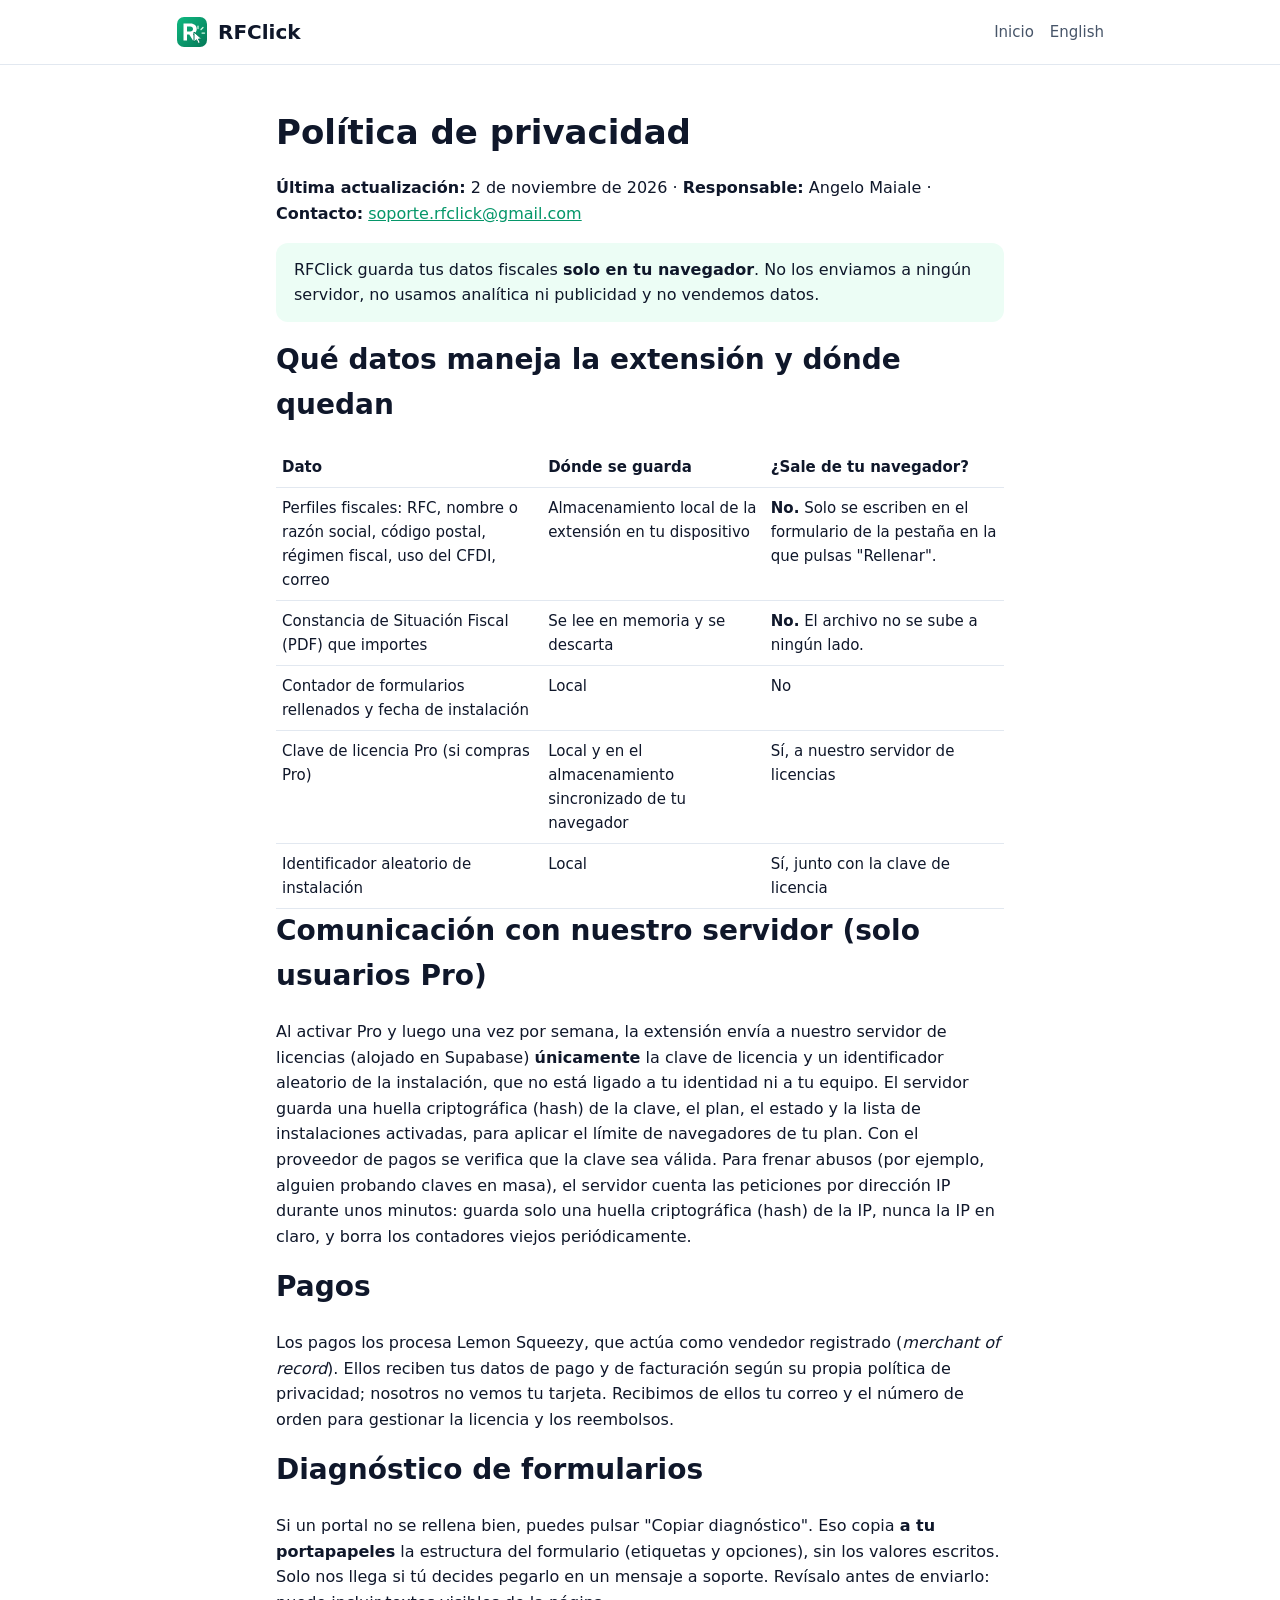
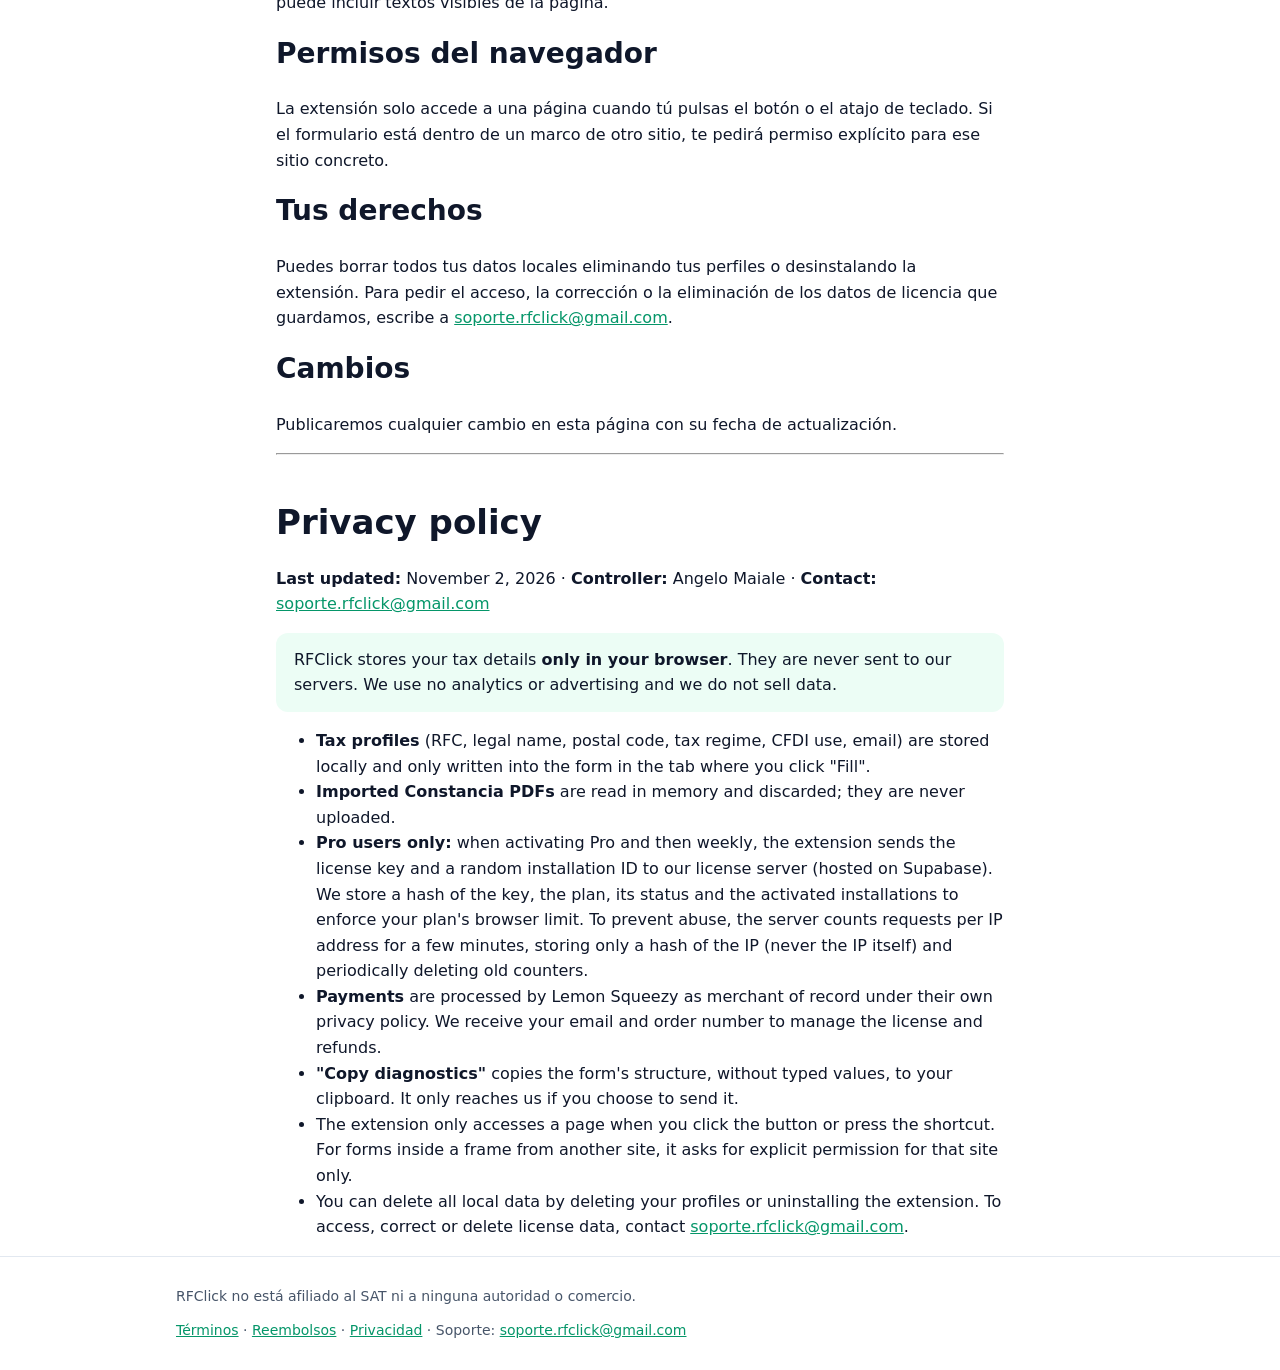
<file: privacidad.html>
<!doctype html>
<html lang="es">
<head>
  <meta charset="utf-8">
  <meta name="viewport" content="width=device-width, initial-scale=1">
  <title>Política de privacidad · RFClick</title>
  <meta name="description" content="Qué datos maneja RFClick y dónde quedan. Tus datos fiscales se guardan solo en tu navegador.">
  <link rel="icon" href="img/favicon-32.png">
  <link rel="stylesheet" href="estilos.css">
</head>
<body>
  <header class="barra">
    <div class="contenedor">
      <a class="marca" href="./"><img src="img/icono.svg" alt="">RFClick</a>
      <nav><a href="./">Inicio</a><a href="#en">English</a></nav>
    </div>
  </header>

  <main class="contenedor legal">
    <h1>Política de privacidad</h1>
    <p><strong>Última actualización:</strong> 2 de noviembre de 2026 · <strong>Responsable:</strong> Angelo Maiale · <strong>Contacto:</strong> <a href="mailto:soporte.rfclick@gmail.com">soporte.rfclick@gmail.com</a></p>

    <p class="resumen">RFClick guarda tus datos fiscales <strong>solo en tu navegador</strong>. No los enviamos a ningún servidor, no usamos analítica ni publicidad y no vendemos datos.</p>

    <h2>Qué datos maneja la extensión y dónde quedan</h2>
    <div class="tabla"><table>
      <tr><th>Dato</th><th>Dónde se guarda</th><th>¿Sale de tu navegador?</th></tr>
      <tr><td>Perfiles fiscales: RFC, nombre o razón social, código postal, régimen fiscal, uso del CFDI, correo</td><td>Almacenamiento local de la extensión en tu dispositivo</td><td><strong>No.</strong> Solo se escriben en el formulario de la pestaña en la que pulsas "Rellenar".</td></tr>
      <tr><td>Constancia de Situación Fiscal (PDF) que importes</td><td>Se lee en memoria y se descarta</td><td><strong>No.</strong> El archivo no se sube a ningún lado.</td></tr>
      <tr><td>Contador de formularios rellenados y fecha de instalación</td><td>Local</td><td>No</td></tr>
      <tr><td>Clave de licencia Pro (si compras Pro)</td><td>Local y en el almacenamiento sincronizado de tu navegador</td><td>Sí, a nuestro servidor de licencias</td></tr>
      <tr><td>Identificador aleatorio de instalación</td><td>Local</td><td>Sí, junto con la clave de licencia</td></tr>
    </table></div>

    <h2>Comunicación con nuestro servidor (solo usuarios Pro)</h2>
    <p>Al activar Pro y luego una vez por semana, la extensión envía a nuestro servidor de licencias (alojado en Supabase) <strong>únicamente</strong> la clave de licencia y un identificador aleatorio de la instalación, que no está ligado a tu identidad ni a tu equipo. El servidor guarda una huella criptográfica (hash) de la clave, el plan, el estado y la lista de instalaciones activadas, para aplicar el límite de navegadores de tu plan. Con el proveedor de pagos se verifica que la clave sea válida. Para frenar abusos (por ejemplo, alguien probando claves en masa), el servidor cuenta las peticiones por dirección IP durante unos minutos: guarda solo una huella criptográfica (hash) de la IP, nunca la IP en claro, y borra los contadores viejos periódicamente.</p>

    <h2>Pagos</h2>
    <p>Los pagos los procesa Lemon Squeezy, que actúa como vendedor registrado (<em>merchant of record</em>). Ellos reciben tus datos de pago y de facturación según su propia política de privacidad; nosotros no vemos tu tarjeta. Recibimos de ellos tu correo y el número de orden para gestionar la licencia y los reembolsos.</p>

    <h2>Diagnóstico de formularios</h2>
    <p>Si un portal no se rellena bien, puedes pulsar "Copiar diagnóstico". Eso copia <strong>a tu portapapeles</strong> la estructura del formulario (etiquetas y opciones), sin los valores escritos. Solo nos llega si tú decides pegarlo en un mensaje a soporte. Revísalo antes de enviarlo: puede incluir textos visibles de la página.</p>

    <h2>Permisos del navegador</h2>
    <p>La extensión solo accede a una página cuando tú pulsas el botón o el atajo de teclado. Si el formulario está dentro de un marco de otro sitio, te pedirá permiso explícito para ese sitio concreto.</p>

    <h2>Tus derechos</h2>
    <p>Puedes borrar todos tus datos locales eliminando tus perfiles o desinstalando la extensión. Para pedir el acceso, la corrección o la eliminación de los datos de licencia que guardamos, escribe a <a href="mailto:soporte.rfclick@gmail.com">soporte.rfclick@gmail.com</a>.</p>

    <h2>Cambios</h2>
    <p>Publicaremos cualquier cambio en esta página con su fecha de actualización.</p>

    <hr>

    <h1 id="en" lang="en">Privacy policy</h1>
    <div lang="en">
      <p><strong>Last updated:</strong> November 2, 2026 · <strong>Controller:</strong> Angelo Maiale · <strong>Contact:</strong> <a href="mailto:soporte.rfclick@gmail.com">soporte.rfclick@gmail.com</a></p>
      <p class="resumen">RFClick stores your tax details <strong>only in your browser</strong>. They are never sent to our servers. We use no analytics or advertising and we do not sell data.</p>
      <ul>
        <li><strong>Tax profiles</strong> (RFC, legal name, postal code, tax regime, CFDI use, email) are stored locally and only written into the form in the tab where you click "Fill".</li>
        <li><strong>Imported Constancia PDFs</strong> are read in memory and discarded; they are never uploaded.</li>
        <li><strong>Pro users only:</strong> when activating Pro and then weekly, the extension sends the license key and a random installation ID to our license server (hosted on Supabase). We store a hash of the key, the plan, its status and the activated installations to enforce your plan's browser limit. To prevent abuse, the server counts requests per IP address for a few minutes, storing only a hash of the IP (never the IP itself) and periodically deleting old counters.</li>
        <li><strong>Payments</strong> are processed by Lemon Squeezy as merchant of record under their own privacy policy. We receive your email and order number to manage the license and refunds.</li>
        <li><strong>"Copy diagnostics"</strong> copies the form's structure, without typed values, to your clipboard. It only reaches us if you choose to send it.</li>
        <li>The extension only accesses a page when you click the button or press the shortcut. For forms inside a frame from another site, it asks for explicit permission for that site only.</li>
        <li>You can delete all local data by deleting your profiles or uninstalling the extension. To access, correct or delete license data, contact <a href="mailto:soporte.rfclick@gmail.com">soporte.rfclick@gmail.com</a>.</li>
      </ul>
    </div>
  </main>

  <footer>
    <div class="contenedor">
      <span>RFClick no está afiliado al SAT ni a ninguna autoridad o comercio.</span>
      <span><a href="terminos.html">Términos</a> · <a href="reembolsos.html">Reembolsos</a> · <a href="privacidad.html">Privacidad</a> · Soporte: <a href="mailto:soporte.rfclick@gmail.com">soporte.rfclick@gmail.com</a></span>
    </div>
  </footer>
</body>
</html>
</file>
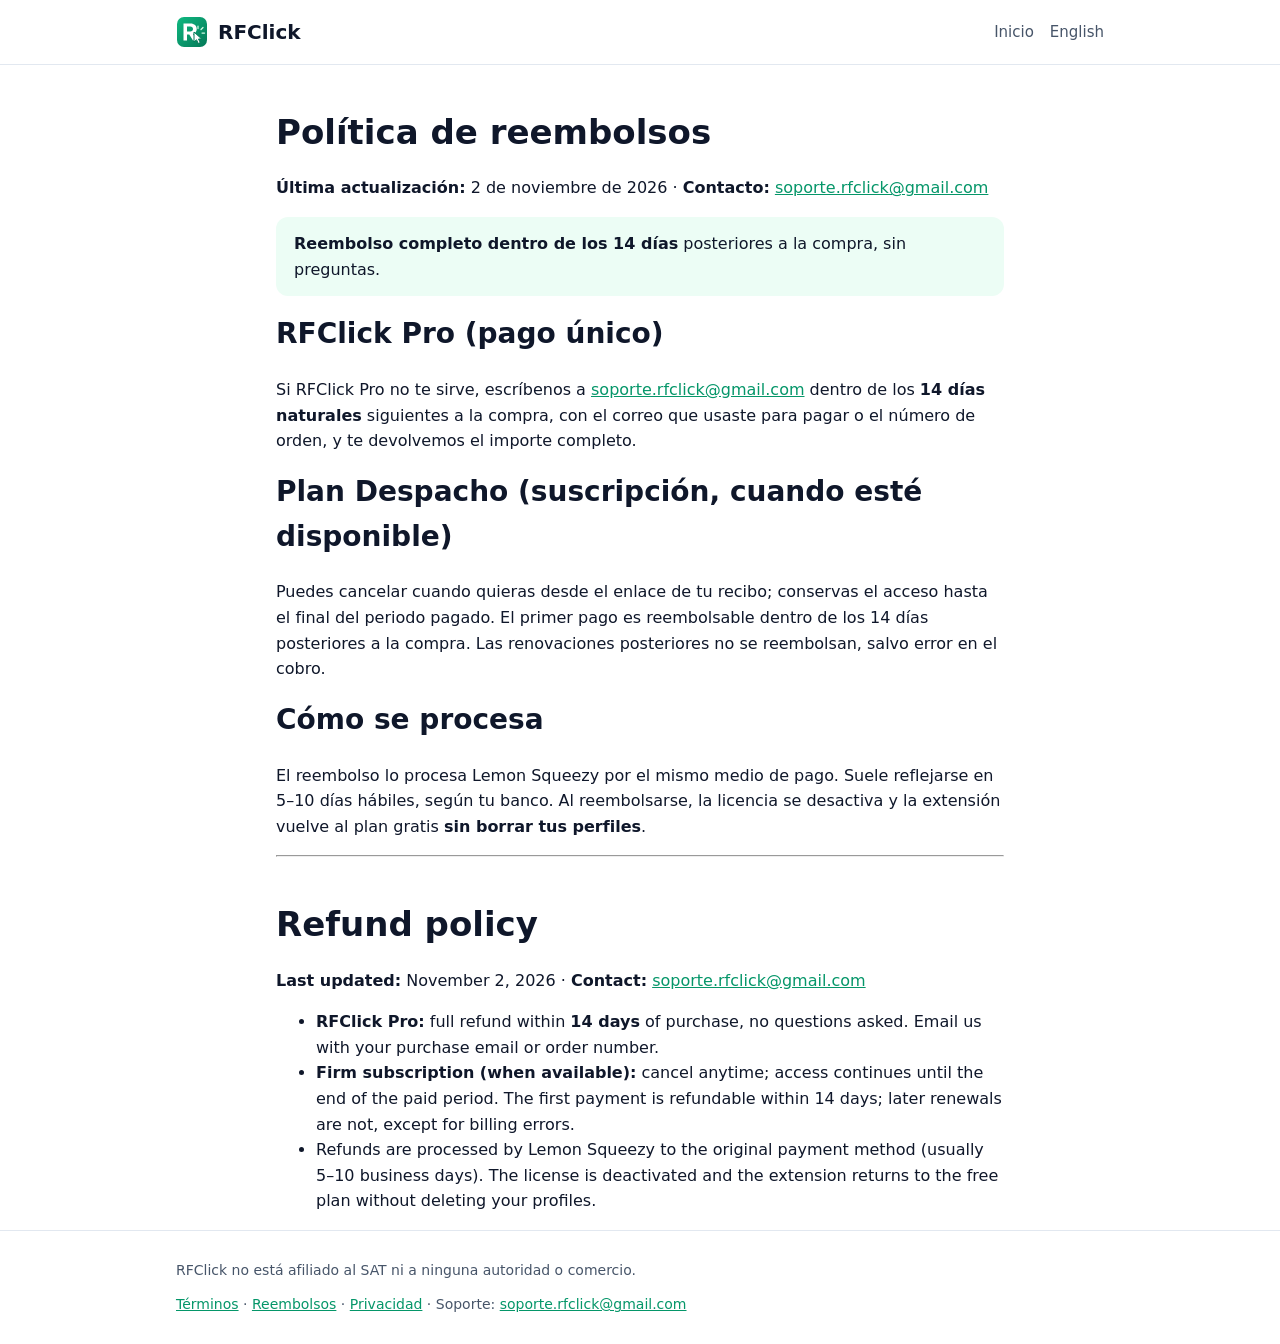
<file: reembolsos.html>
<!doctype html>
<html lang="es">
<head>
  <meta charset="utf-8">
  <meta name="viewport" content="width=device-width, initial-scale=1">
  <title>Política de reembolsos · RFClick</title>
  <meta name="description" content="Reembolso completo de RFClick Pro dentro de los 14 días posteriores a la compra.">
  <link rel="icon" href="img/favicon-32.png">
  <link rel="stylesheet" href="estilos.css">
</head>
<body>
  <header class="barra">
    <div class="contenedor">
      <a class="marca" href="./"><img src="img/icono.svg" alt="">RFClick</a>
      <nav><a href="./">Inicio</a><a href="#en">English</a></nav>
    </div>
  </header>

  <main class="contenedor legal">
    <h1>Política de reembolsos</h1>
    <p><strong>Última actualización:</strong> 2 de noviembre de 2026 · <strong>Contacto:</strong> <a href="mailto:soporte.rfclick@gmail.com">soporte.rfclick@gmail.com</a></p>

    <p class="resumen"><strong>Reembolso completo dentro de los 14 días</strong> posteriores a la compra, sin preguntas.</p>

    <h2>RFClick Pro (pago único)</h2>
    <p>Si RFClick Pro no te sirve, escríbenos a <a href="mailto:soporte.rfclick@gmail.com">soporte.rfclick@gmail.com</a> dentro de los <strong>14 días naturales</strong> siguientes a la compra, con el correo que usaste para pagar o el número de orden, y te devolvemos el importe completo.</p>

    <h2>Plan Despacho (suscripción, cuando esté disponible)</h2>
    <p>Puedes cancelar cuando quieras desde el enlace de tu recibo; conservas el acceso hasta el final del periodo pagado. El primer pago es reembolsable dentro de los 14 días posteriores a la compra. Las renovaciones posteriores no se reembolsan, salvo error en el cobro.</p>

    <h2>Cómo se procesa</h2>
    <p>El reembolso lo procesa Lemon Squeezy por el mismo medio de pago. Suele reflejarse en 5–10 días hábiles, según tu banco. Al reembolsarse, la licencia se desactiva y la extensión vuelve al plan gratis <strong>sin borrar tus perfiles</strong>.</p>

    <hr>

    <h1 id="en" lang="en">Refund policy</h1>
    <div lang="en">
      <p><strong>Last updated:</strong> November 2, 2026 · <strong>Contact:</strong> <a href="mailto:soporte.rfclick@gmail.com">soporte.rfclick@gmail.com</a></p>
      <ul>
        <li><strong>RFClick Pro:</strong> full refund within <strong>14 days</strong> of purchase, no questions asked. Email us with your purchase email or order number.</li>
        <li><strong>Firm subscription (when available):</strong> cancel anytime; access continues until the end of the paid period. The first payment is refundable within 14 days; later renewals are not, except for billing errors.</li>
        <li>Refunds are processed by Lemon Squeezy to the original payment method (usually 5–10 business days). The license is deactivated and the extension returns to the free plan without deleting your profiles.</li>
      </ul>
    </div>
  </main>

  <footer>
    <div class="contenedor">
      <span>RFClick no está afiliado al SAT ni a ninguna autoridad o comercio.</span>
      <span><a href="terminos.html">Términos</a> · <a href="reembolsos.html">Reembolsos</a> · <a href="privacidad.html">Privacidad</a> · Soporte: <a href="mailto:soporte.rfclick@gmail.com">soporte.rfclick@gmail.com</a></span>
    </div>
  </footer>
</body>
</html>
</file>
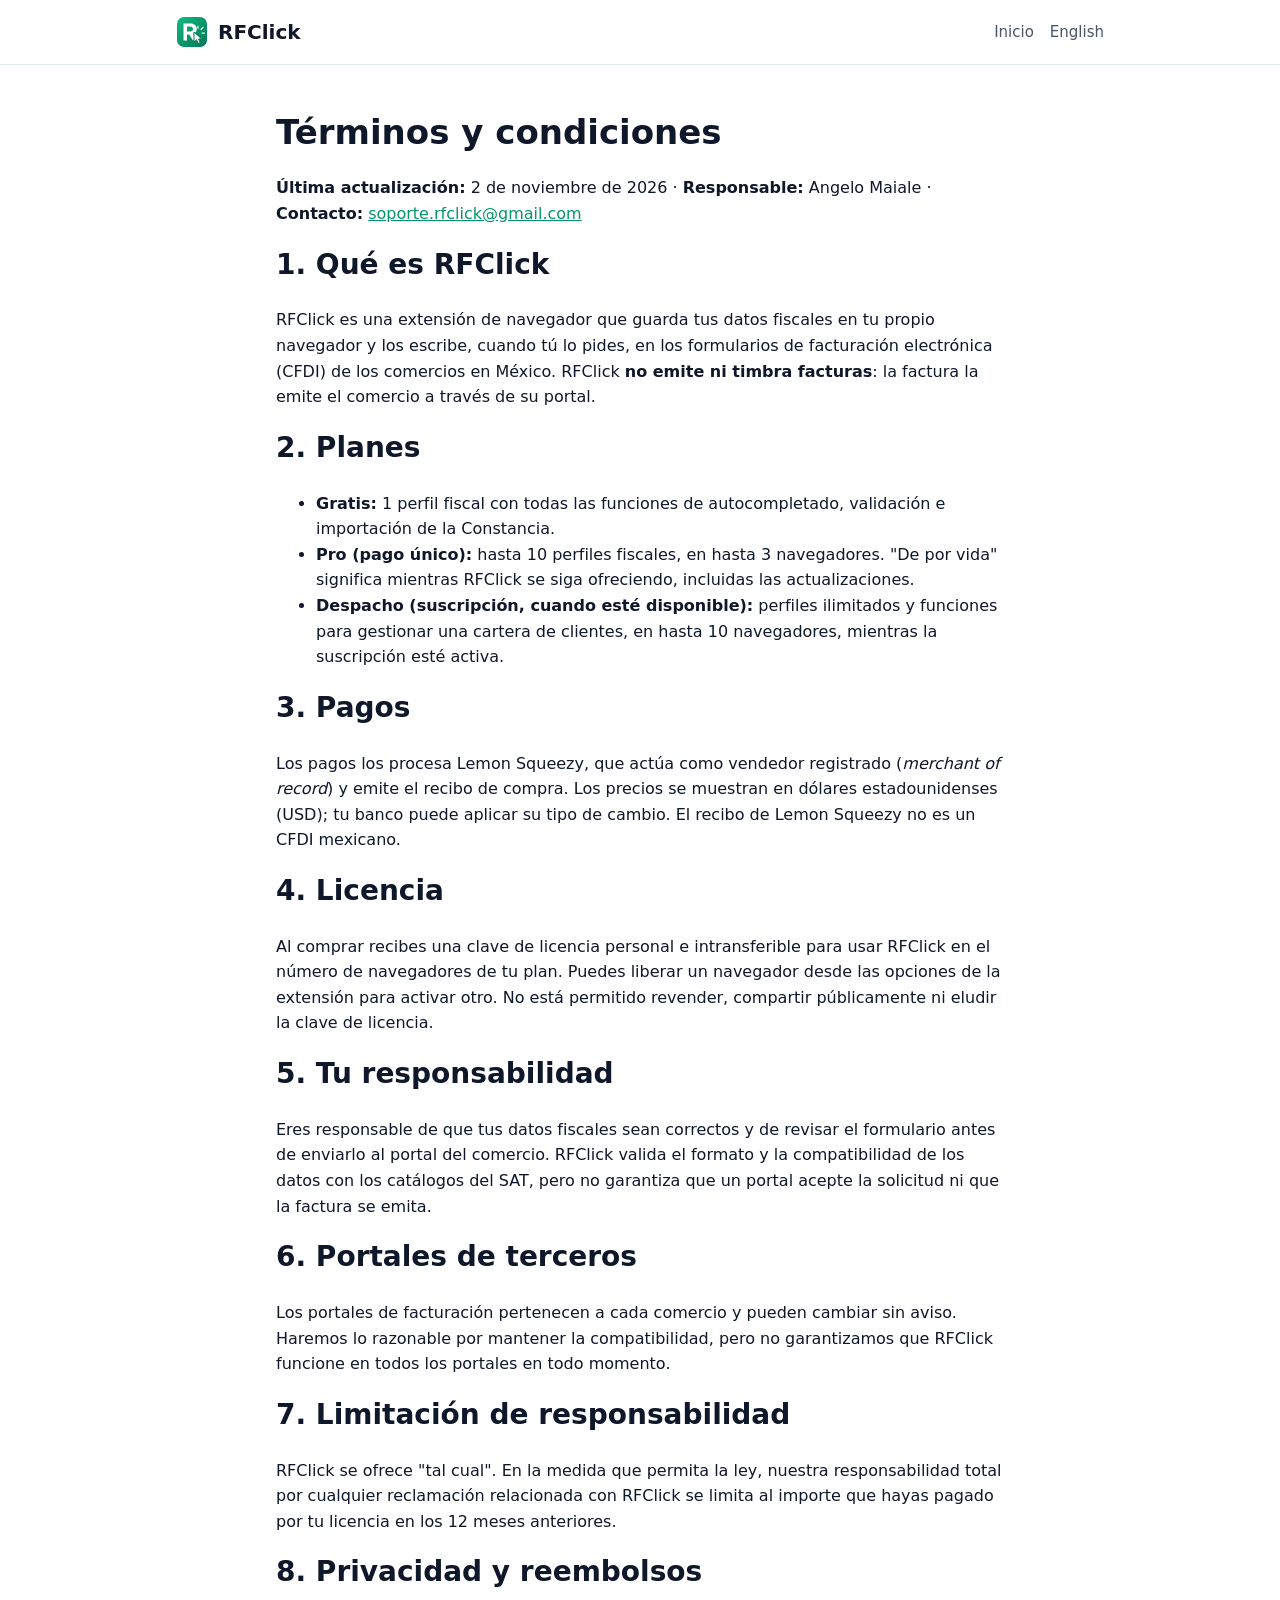
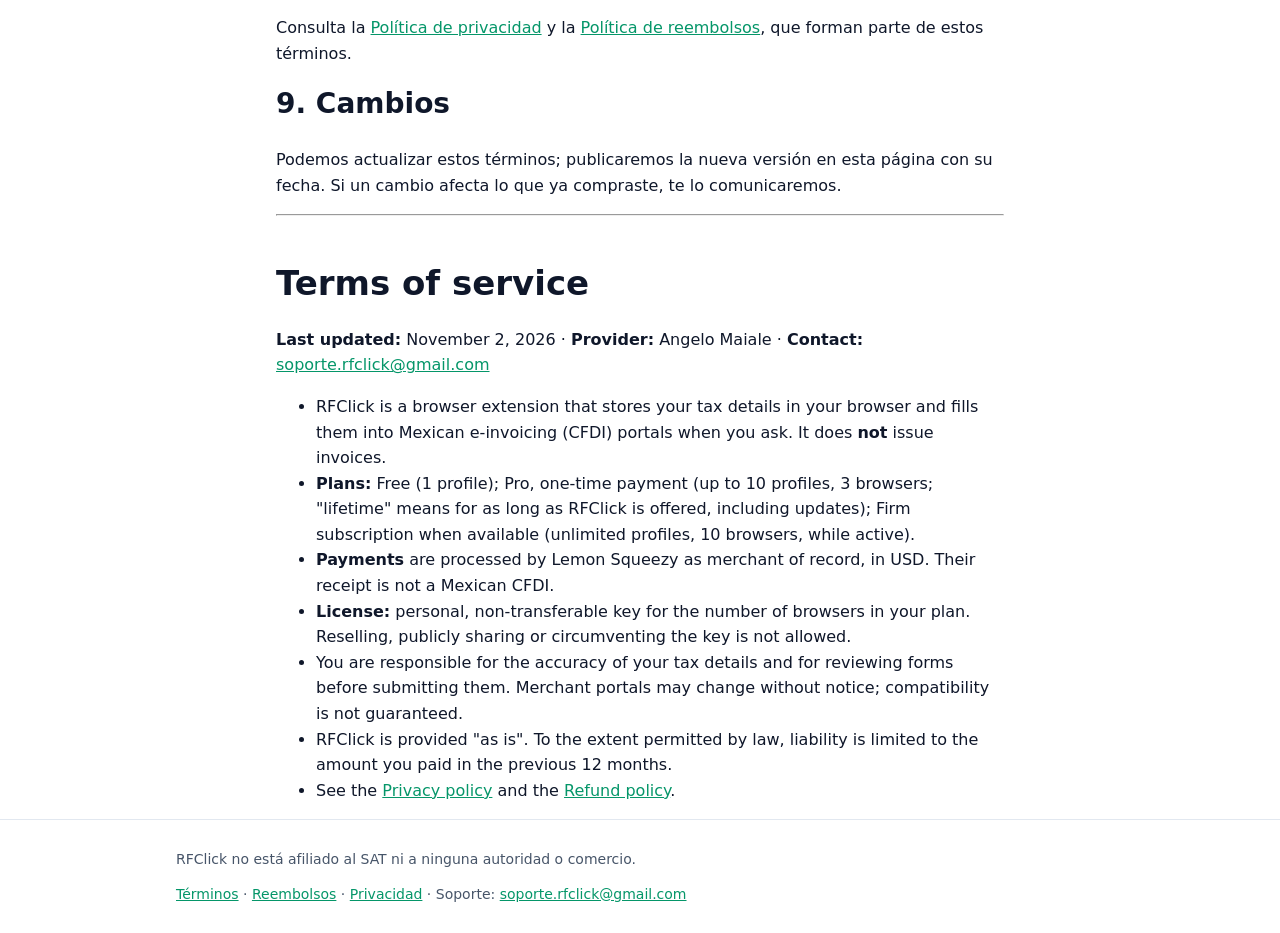
<file: terminos.html>
<!doctype html>
<html lang="es">
<head>
  <meta charset="utf-8">
  <meta name="viewport" content="width=device-width, initial-scale=1">
  <title>Términos y condiciones · RFClick</title>
  <meta name="description" content="Condiciones de uso y de la licencia de RFClick.">
  <link rel="icon" href="img/favicon-32.png">
  <link rel="stylesheet" href="estilos.css">
</head>
<body>
  <header class="barra">
    <div class="contenedor">
      <a class="marca" href="./"><img src="img/icono.svg" alt="">RFClick</a>
      <nav><a href="./">Inicio</a><a href="#en">English</a></nav>
    </div>
  </header>

  <main class="contenedor legal">
    <h1>Términos y condiciones</h1>
    <p><strong>Última actualización:</strong> 2 de noviembre de 2026 · <strong>Responsable:</strong> Angelo Maiale · <strong>Contacto:</strong> <a href="mailto:soporte.rfclick@gmail.com">soporte.rfclick@gmail.com</a></p>

    <h2>1. Qué es RFClick</h2>
    <p>RFClick es una extensión de navegador que guarda tus datos fiscales en tu propio navegador y los escribe, cuando tú lo pides, en los formularios de facturación electrónica (CFDI) de los comercios en México. RFClick <strong>no emite ni timbra facturas</strong>: la factura la emite el comercio a través de su portal.</p>

    <h2>2. Planes</h2>
    <ul>
      <li><strong>Gratis:</strong> 1 perfil fiscal con todas las funciones de autocompletado, validación e importación de la Constancia.</li>
      <li><strong>Pro (pago único):</strong> hasta 10 perfiles fiscales, en hasta 3 navegadores. "De por vida" significa mientras RFClick se siga ofreciendo, incluidas las actualizaciones.</li>
      <li><strong>Despacho (suscripción, cuando esté disponible):</strong> perfiles ilimitados y funciones para gestionar una cartera de clientes, en hasta 10 navegadores, mientras la suscripción esté activa.</li>
    </ul>

    <h2>3. Pagos</h2>
    <p>Los pagos los procesa Lemon Squeezy, que actúa como vendedor registrado (<em>merchant of record</em>) y emite el recibo de compra. Los precios se muestran en dólares estadounidenses (USD); tu banco puede aplicar su tipo de cambio. El recibo de Lemon Squeezy no es un CFDI mexicano.</p>

    <h2>4. Licencia</h2>
    <p>Al comprar recibes una clave de licencia personal e intransferible para usar RFClick en el número de navegadores de tu plan. Puedes liberar un navegador desde las opciones de la extensión para activar otro. No está permitido revender, compartir públicamente ni eludir la clave de licencia.</p>

    <h2>5. Tu responsabilidad</h2>
    <p>Eres responsable de que tus datos fiscales sean correctos y de revisar el formulario antes de enviarlo al portal del comercio. RFClick valida el formato y la compatibilidad de los datos con los catálogos del SAT, pero no garantiza que un portal acepte la solicitud ni que la factura se emita.</p>

    <h2>6. Portales de terceros</h2>
    <p>Los portales de facturación pertenecen a cada comercio y pueden cambiar sin aviso. Haremos lo razonable por mantener la compatibilidad, pero no garantizamos que RFClick funcione en todos los portales en todo momento.</p>

    <h2>7. Limitación de responsabilidad</h2>
    <p>RFClick se ofrece "tal cual". En la medida que permita la ley, nuestra responsabilidad total por cualquier reclamación relacionada con RFClick se limita al importe que hayas pagado por tu licencia en los 12 meses anteriores.</p>

    <h2>8. Privacidad y reembolsos</h2>
    <p>Consulta la <a href="privacidad.html">Política de privacidad</a> y la <a href="reembolsos.html">Política de reembolsos</a>, que forman parte de estos términos.</p>

    <h2>9. Cambios</h2>
    <p>Podemos actualizar estos términos; publicaremos la nueva versión en esta página con su fecha. Si un cambio afecta lo que ya compraste, te lo comunicaremos.</p>

    <hr>

    <h1 id="en" lang="en">Terms of service</h1>
    <div lang="en">
      <p><strong>Last updated:</strong> November 2, 2026 · <strong>Provider:</strong> Angelo Maiale · <strong>Contact:</strong> <a href="mailto:soporte.rfclick@gmail.com">soporte.rfclick@gmail.com</a></p>
      <ul>
        <li>RFClick is a browser extension that stores your tax details in your browser and fills them into Mexican e-invoicing (CFDI) portals when you ask. It does <strong>not</strong> issue invoices.</li>
        <li><strong>Plans:</strong> Free (1 profile); Pro, one-time payment (up to 10 profiles, 3 browsers; "lifetime" means for as long as RFClick is offered, including updates); Firm subscription when available (unlimited profiles, 10 browsers, while active).</li>
        <li><strong>Payments</strong> are processed by Lemon Squeezy as merchant of record, in USD. Their receipt is not a Mexican CFDI.</li>
        <li><strong>License:</strong> personal, non-transferable key for the number of browsers in your plan. Reselling, publicly sharing or circumventing the key is not allowed.</li>
        <li>You are responsible for the accuracy of your tax details and for reviewing forms before submitting them. Merchant portals may change without notice; compatibility is not guaranteed.</li>
        <li>RFClick is provided "as is". To the extent permitted by law, liability is limited to the amount you paid in the previous 12 months.</li>
        <li>See the <a href="privacidad.html#en">Privacy policy</a> and the <a href="reembolsos.html#en">Refund policy</a>.</li>
      </ul>
    </div>
  </main>

  <footer>
    <div class="contenedor">
      <span>RFClick no está afiliado al SAT ni a ninguna autoridad o comercio.</span>
      <span><a href="terminos.html">Términos</a> · <a href="reembolsos.html">Reembolsos</a> · <a href="privacidad.html">Privacidad</a> · Soporte: <a href="mailto:soporte.rfclick@gmail.com">soporte.rfclick@gmail.com</a></span>
    </div>
  </footer>
</body>
</html>
</file>
<file: estilos.css>
:root {
  --verde: #059669;
  --verde-oscuro: #047857;
  --verde-claro: #ecfdf5;
  --tinta: #0f172a;
  --suave: #475569;
  --borde: #e2e8f0;
  --fondo: #ffffff;
  --tarjeta: #f8fafc;
}
@media (prefers-color-scheme: dark) {
  :root {
    --verde: #34d399;
    --verde-oscuro: #10b981;
    --verde-claro: #052e22;
    --tinta: #e2e8f0;
    --suave: #94a3b8;
    --borde: #1e293b;
    --fondo: #0b1120;
    --tarjeta: #111827;
  }
}
* { box-sizing: border-box; }
body {
  margin: 0;
  font-family: system-ui, -apple-system, "Segoe UI", Roboto, sans-serif;
  color: var(--tinta);
  background: var(--fondo);
  line-height: 1.6;
}
a { color: var(--verde); }
.contenedor { max-width: 960px; margin: 0 auto; padding: 0 16px; }
header.barra { border-bottom: 1px solid var(--borde); }
header.barra .contenedor { display: flex; align-items: center; justify-content: space-between; height: 64px; }
.marca { display: flex; align-items: center; gap: 10px; font-weight: 800; font-size: 20px; color: var(--tinta); text-decoration: none; }
.marca img { width: 32px; height: 32px; }
nav a { margin-left: 16px; text-decoration: none; color: var(--suave); font-size: 15px; }
.hero { padding: 56px 0 32px; text-align: center; }
.hero h1 { font-size: clamp(32px, 6vw, 52px); line-height: 1.1; margin: 0 0 16px; letter-spacing: -0.02em; }
.hero p { font-size: 19px; color: var(--suave); max-width: 640px; margin: 0 auto 28px; }
.boton {
  display: inline-block; background: var(--verde); color: #fff; text-decoration: none; font-weight: 700;
  padding: 14px 26px; border-radius: 12px;
}
.boton[aria-disabled="true"] { opacity: 0.6; pointer-events: none; }
.nota { display: block; margin-top: 10px; font-size: 14px; color: var(--suave); }
.captura { margin: 40px auto 0; max-width: 900px; border-radius: 16px; overflow: hidden; border: 1px solid var(--borde); }
.captura img { display: block; width: 100%; height: auto; }
section { padding: 40px 0; }
h2 { font-size: 28px; margin: 0 0 20px; }
.rejilla { display: grid; grid-template-columns: repeat(auto-fit, minmax(min(100%, 380px), 1fr)); gap: 16px; }
.tarjeta { background: var(--tarjeta); border: 1px solid var(--borde); border-radius: 14px; padding: 20px; }
.tarjeta h3 { margin: 0 0 6px; font-size: 18px; }
.tarjeta p { margin: 0; color: var(--suave); }
ol.pasos { padding-left: 20px; font-size: 17px; }
.precios .tarjeta strong { font-size: 24px; display: block; margin: 6px 0; }
footer { border-top: 1px solid var(--borde); padding: 28px 0; color: var(--suave); font-size: 14px; }
footer .contenedor { display: flex; flex-wrap: wrap; gap: 12px 24px; justify-content: space-between; }
.legal { max-width: 760px; }
.legal h1 { font-size: 34px; margin: 40px 0 8px; }
.legal table { width: 100%; border-collapse: collapse; font-size: 15px; }
.legal th, .legal td { text-align: left; border-bottom: 1px solid var(--borde); padding: 8px 6px; vertical-align: top; }
.legal .tabla { overflow-x: auto; }
.resumen { background: var(--verde-claro); border-radius: 12px; padding: 14px 18px; }

.guia h2 { margin-top: 32px; }
.guia code { background: var(--tarjeta); border: 1px solid var(--borde); border-radius: 6px; padding: 1px 6px; font-size: 0.92em; word-break: break-all; }
.cta { background: var(--verde-claro); border-radius: 16px; padding: 20px 22px; margin: 32px 0; }
.cta h2 { margin-top: 0; }
.lista-guias a { font-weight: 600; text-decoration: none; }
@media (max-width: 480px) {
  nav a { margin-left: 12px; font-size: 14px; }
  nav a[href="#como"] { display: none; }
}
</file>
